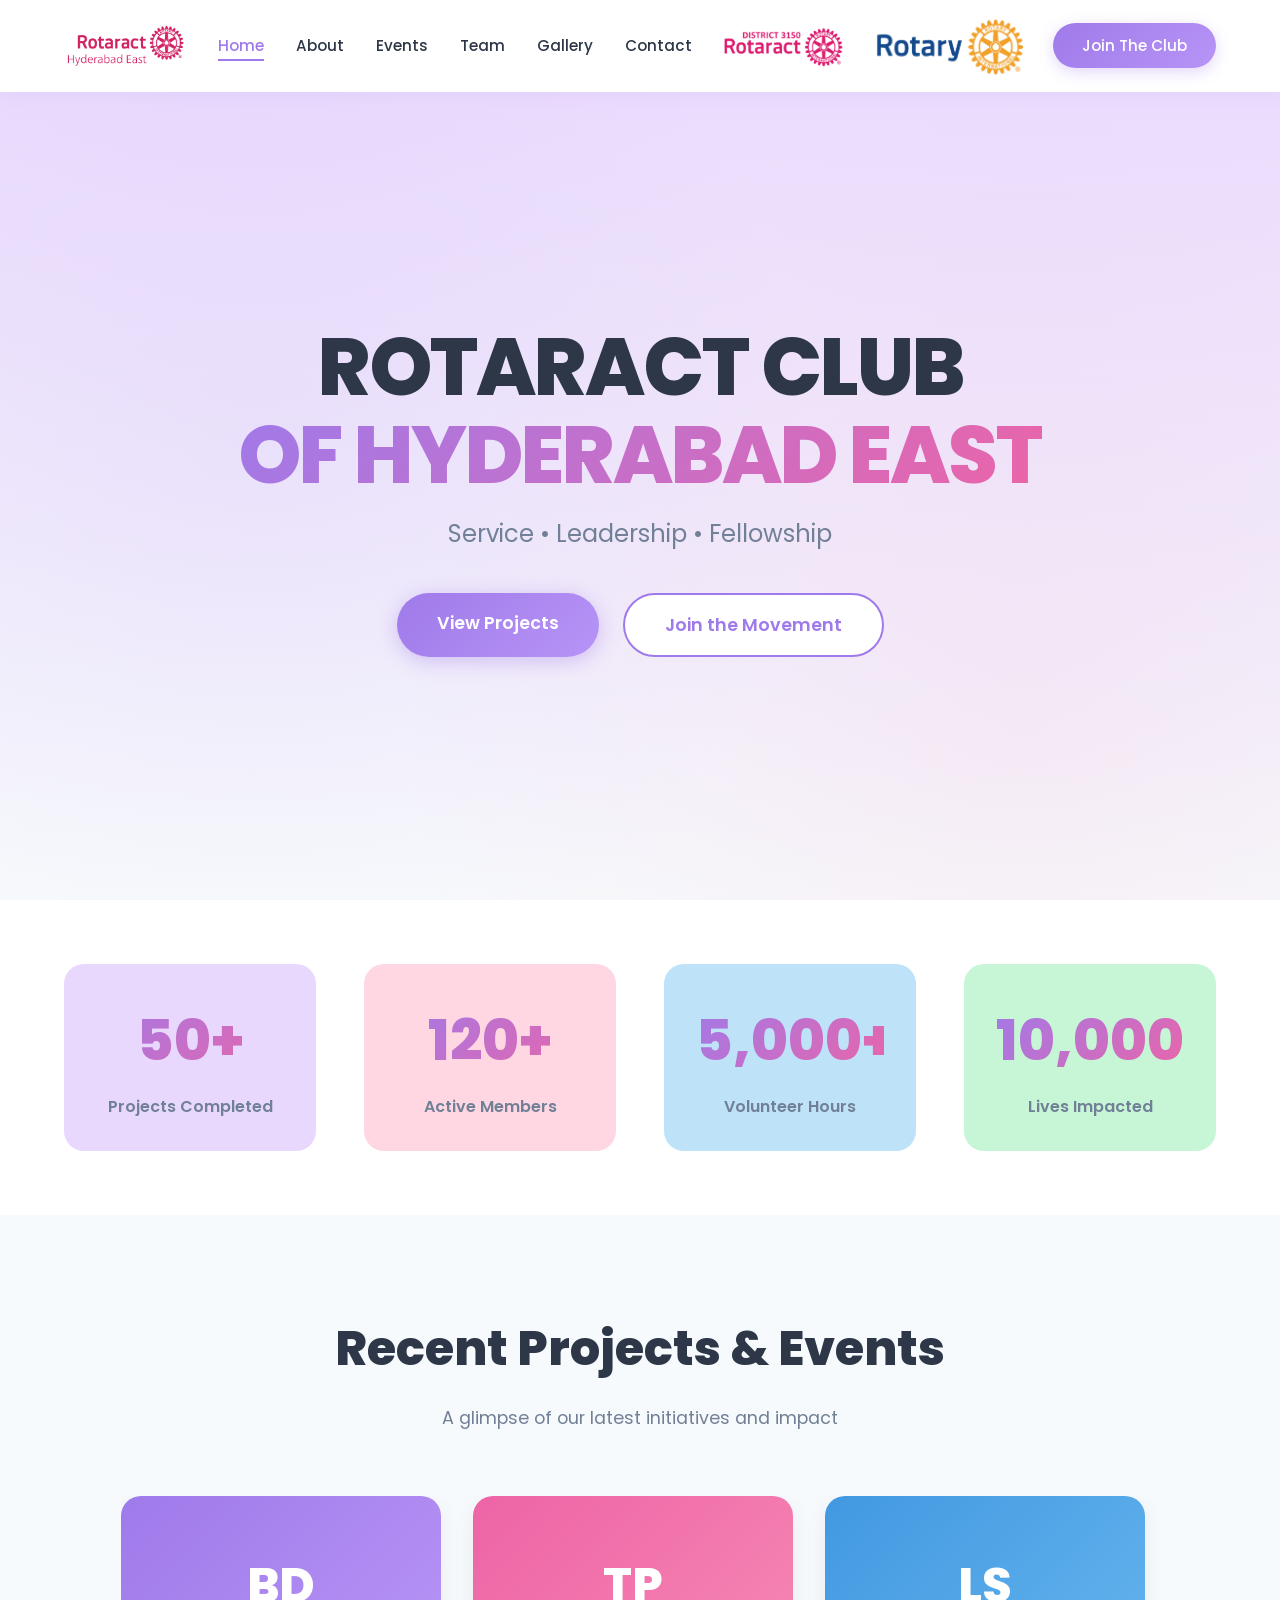
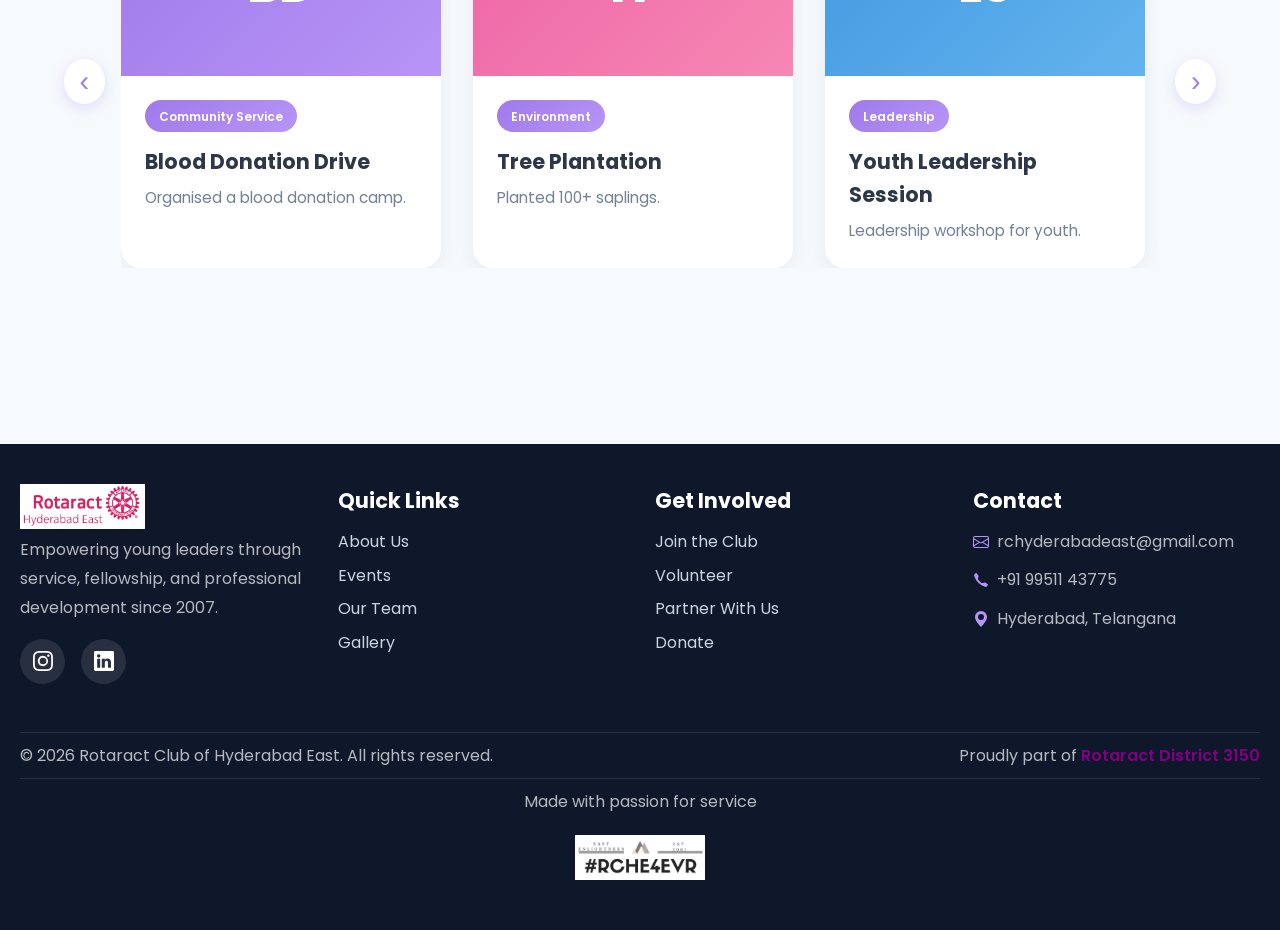
<file: index.html>
<!DOCTYPE html>
<html lang="en">
<head>
    <meta charset="UTF-8">
    <meta name="viewport" content="width=device-width, initial-scale=1.0">
    <title>Rotaract Club of Hyderabad East | Service • Leadership • Fellowship</title>
    <link rel="preconnect" href="https://fonts.googleapis.com">
    <link rel="preconnect" href="https://fonts.gstatic.com" crossorigin>
    <link href="https://fonts.googleapis.com/css2?family=Poppins:wght@300;400;500;600;700;800;900&display=swap" rel="stylesheet">
    <link rel="stylesheet" href="styles.css">
    <style>
        /* Homepage specific styles */
        .hero {
            min-height: 100vh;
            display: flex;
            align-items: center;
            justify-content: center;
            background: linear-gradient(180deg, var(--light-purple) 0%, var(--light-bg) 100%);
            padding-top: 80px;
            position: relative;
            overflow: hidden;
        }

        .hero::before {
            content: '';
            position: absolute;
            top: 0;
            left: 0;
            right: 0;
            bottom: 0;
            background: 
                radial-gradient(circle at 20% 50%, rgba(159, 122, 234, 0.08) 0%, transparent 50%),
                radial-gradient(circle at 80% 80%, rgba(237, 100, 166, 0.08) 0%, transparent 50%);
        }

        .hero-content {
            text-align: center;
            z-index: 2;
            max-width: 1200px;
            padding: 0 2rem;
        }

        .hero h1 {
            font-size: clamp(2.5rem, 7vw, 5rem);
            font-weight: 800;
            margin-bottom: 1rem;
            letter-spacing: -2px;
            line-height: 1.1;
        }

        .hero h1 span {
            background: linear-gradient(135deg, var(--primary-purple), var(--pink-accent));
            -webkit-background-clip: text;
            -webkit-text-fill-color: transparent;
        }

        .hero-subtitle {
            font-size: clamp(1.1rem, 2.5vw, 1.5rem);
            color: var(--text-secondary);
            margin-bottom: 2.5rem;
            font-weight: 400;
        }

        .hero-buttons {
            display: flex;
            gap: 1.5rem;
            justify-content: center;
            flex-wrap: wrap;
        }

        .hero-btn {
            padding: 1rem 2.5rem;
            font-size: 1.1rem;
            font-weight: 600;
            border-radius: 50px;
            text-decoration: none;
            transition: all 0.3s ease;
        }

        .hero-btn-primary {
            background: linear-gradient(135deg, var(--primary-purple), var(--secondary-purple));
            color: white;
            box-shadow: 0 4px 20px rgba(159, 122, 234, 0.4);
        }

        .hero-btn-primary:hover {
            transform: translateY(-3px);
            box-shadow: 0 8px 30px rgba(159, 122, 234, 0.5);
        }

        .hero-btn-secondary {
            background: white;
            color: var(--primary-purple);
            border: 2px solid var(--primary-purple);
        }

        .hero-btn-secondary:hover {
            background: var(--light-purple);
            transform: translateY(-3px);
        }

        /* Stats Section */
        .stats-section {
            background: white;
            padding: 4rem 5%;
        }

        .stats-container {
            display: grid;
            grid-template-columns: repeat(auto-fit, minmax(200px, 1fr));
            gap: 3rem;
            max-width: 1400px;
            margin: 0 auto;
        }

        .stat-item {
            text-align: center;
            padding: 2rem;
            background: var(--light-purple);
            border-radius: 20px;
            transition: all 0.3s ease;
        }

        .stat-item:nth-child(2) { background: #FED7E2; }
        .stat-item:nth-child(3) { background: #BEE3F8; }
        .stat-item:nth-child(4) { background: #C6F6D5; }

        .stat-item:hover {
            transform: translateY(-5px);
            box-shadow: 0 8px 30px rgba(0, 0, 0, 0.1);
        }

        .stat-number {
            font-size: 3.5rem;
            font-weight: 800;
            background: linear-gradient(135deg, var(--primary-purple), var(--pink-accent));
            -webkit-background-clip: text;
            -webkit-text-fill-color: transparent;
            margin-bottom: 0.5rem;
        }

        .stat-label {
            font-size: 1rem;
            color: var(--text-secondary);
            font-weight: 600;
        }

        /* Section Styles */
        .section {
            padding: 6rem 5%;
        }

        .section-title {
            font-size: clamp(2rem, 5vw, 3rem);
            font-weight: 800;
            margin-bottom: 1rem;
            text-align: center;
        }

        .section-subtitle {
            text-align: center;
            color: var(--text-secondary);
            font-size: 1.1rem;
            margin-bottom: 4rem;
            max-width: 700px;
            margin-left: auto;
            margin-right: auto;
        }

        
    </style>
   <script>
  const track = document.querySelector(".carousel-track");
  const nextBtn = document.querySelector(".carousel-btn.next");
  const prevBtn = document.querySelector(".carousel-btn.prev");

  let offset = 0;

  nextBtn.addEventListener("click", () => {
    offset -= 320;
    track.style.transform = `translateX(${offset}px)`;
    track.style.animationPlayState = "paused"; // stop auto scroll when user interacts
  });

  prevBtn.addEventListener("click", () => {
    offset += 320;
    track.style.transform = `translateX(${offset}px)`;
    track.style.animationPlayState = "paused";
  });
</script>

</head>

<body>
    <!-- Navbar -->
     <nav class="navbar">
        <div class="nav-container">
            <div class="logo-section">
                <img src="Rotaract Hyderabad East Logo.png" alt="Rotaract Hyderabad East Logo" class="club-logo">
            </div>
            <ul class="nav-links">
                <li><a href="index.html" class="active">Home</a></li>
                <li><a href="about.html">About</a></li>
                <li><a href="events.html">Events</a></li>
                <li><a href="team.html">Team</a></li>
                <li><a href="gallery.html">Gallery</a></li>
                <li><a href="contact.html">Contact</a></li>
            </ul>
            <img src="District 3150 Logo.png" alt="Rotaract District 3150 Logo" class="club-logo">
            <img src="Rotary Logo.png" alt="Rotary Logo" class="club-logo" style="height: 60px;">
            <!----C:/Users/sonik/Downloads/files (2)/Rotary Logo.png--->
            <ul class="nav-links"> 
                <li><a href="https://docs.google.com/forms/d/e/1FAIpQLSeJU6e7tgw97S5mSkZkR2-9IyYKRAs1qU9m6-kW6QkzhjderA/viewform" class="cta-button">Join The Club</a></li>
            </ul>
            <div class="mobile-menu-btn">
                <span></span>
                <span></span>
                <span></span>
            </div>
        </div>
    </nav>


    <!-- Hero Section -->
    <section class="hero">
        <div class="hero-content">
            <h1>ROTARACT CLUB<br><span>OF HYDERABAD EAST</span></h1>
            <p class="hero-subtitle">Service • Leadership • Fellowship</p>
            <div class="hero-buttons">
                <a href="#recent-events" class="hero-btn hero-btn-primary">View Projects</a>
                <a href="https://docs.google.com/forms/d/e/1FAIpQLSeJU6e7tgw97S5mSkZkR2-9IyYKRAs1qU9m6-kW6QkzhjderA/viewform" target="_blank" class="hero-btn hero-btn-secondary">Join the Movement</a>
            </div>
        </div>
    </section>

    <!-- Stats Section -->
    <section class="stats-section">
        <div class="stats-container">
            <div class="stat-item">
                <div class="stat-number">50+</div>
                <div class="stat-label">Projects Completed</div>
            </div>
            <div class="stat-item">
                <div class="stat-number">120+</div>
                <div class="stat-label">Active Members</div>
            </div>
            <div class="stat-item">
                <div class="stat-number">5,000+</div>
                <div class="stat-label">Volunteer Hours</div>
            </div>
            <div class="stat-item">
                <div class="stat-number">10,000+</div>
                <div class="stat-label">Lives Impacted</div>
            </div>
        </div>
    </section>

   <!-- Recent Events Section -->
<section id="recent-events" class="section recent-events">
  <h2 class="section-title">Recent Projects & Events</h2>
  <p class="section-subtitle">A glimpse of our latest initiatives and impact</p>

  <div class="events-carousel">
    <button class="carousel-btn prev">‹</button>

    <div class="carousel-track-container">
      <div class="carousel-track">
        <!-- Duplicate cards for smooth infinite scroll -->
        <div class="carousel-card">
          <div class="carousel-image purple">BD</div>
          <div class="carousel-content">
            <span class="carousel-badge">Community Service</span>
            <h3>Blood Donation Drive</h3>
            <p>Organised a blood donation camp.</p>
          </div>
        </div>

        <div class="carousel-card">
          <div class="carousel-image pink">TP</div>
          <div class="carousel-content">
            <span class="carousel-badge">Environment</span>
            <h3>Tree Plantation</h3>
            <p>Planted 100+ saplings.</p>
          </div>
        </div>

        <div class="carousel-card">
          <div class="carousel-image blue">LS</div>
          <div class="carousel-content">
            <span class="carousel-badge">Leadership</span>
            <h3>Youth Leadership Session</h3>
            <p>Leadership workshop for youth.</p>
          </div>
        </div>

        <div class="carousel-card">
          <div class="carousel-image blue">LS</div>
          <div class="carousel-content">
            <span class="carousel-badge">Leadership</span>
            <h3>Youth Leadership Session</h3>
            <p>Leadership workshop for youth.</p>
          </div>
        </div>

         <div class="carousel-card">
          <div class="carousel-image blue">LS</div>
          <div class="carousel-content">
            <span class="carousel-badge">Leadership</span>
            <h3>Youth Leadership Session</h3>
            <p>Leadership workshop for youth.</p>
          </div>
        </div>

        <div class="carousel-card">
          <div class="carousel-image green">FD</div>
          <div class="carousel-content">
            <span class="carousel-badge">Fellowship</span>
            <h3>Fellowship Dinner</h3>
            <p>Bonding and networking.</p>
          </div>
        </div>
      </div>
    </div>

    <button class="carousel-btn next">›</button>
  </div>
</section>


   <!--FOOTER-->
    <footer class="footer">
        <div class="footer-content">
            <div class="footer-section">
               <img src="Rotaract Hyderabad East Logo.png" alt="Rotaract Hyderabad East Logo" class="club-logo">
                <p>Empowering young leaders through service, fellowship, and professional development since 2007.</p>
                <div class="footer-social">
                    <a href="https://www.instagram.com/rchyderabadeast?igsh=N3g0cjNuenhkMWNv" target="_blank" aria-label="Instagram">
                        <svg xmlns="http://www.w3.org/2000/svg" width="20" height="20" fill="currentColor" viewBox="0 0 16 16"><path d="M8 0C5.829 0 5.556.01 4.703.048 3.85.088 3.269.222 2.76.42a3.917 3.917 0 0 0-1.417.923A3.927 3.927 0 0 0 .42 2.76C.222 3.268.087 3.85.048 4.7.01 5.555 0 5.827 0 8.001c0 2.172.01 2.444.048 3.297.04.852.174 1.433.372 1.942.205.526.478.972.923 1.417.444.445.89.719 1.416.923.51.198 1.09.333 1.942.372C5.555 15.99 5.827 16 8 16s2.444-.01 3.298-.048c.851-.04 1.434-.174 1.943-.372a3.916 3.916 0 0 0 1.416-.923c.445-.445.718-.891.923-1.417.197-.509.332-1.09.372-1.942C15.99 10.445 16 10.173 16 8s-.01-2.445-.048-3.299c-.04-.851-.175-1.433-.372-1.941a3.926 3.926 0 0 0-.923-1.417A3.911 3.911 0 0 0 13.24.42c-.51-.198-1.092-.333-1.943-.372C10.443.01 10.172 0 7.998 0h.003zm-.717 1.442h.718c2.136 0 2.389.007 3.232.046.78.035 1.204.166 1.486.275.373.145.64.319.92.599.28.28.453.546.598.92.11.281.24.705.275 1.485.039.843.047 1.096.047 3.231s-.008 2.389-.047 3.232c-.035.78-.166 1.203-.275 1.485a2.47 2.47 0 0 1-.599.919c-.28.28-.546.453-.92.598-.28.11-.704.24-1.485.276-.843.038-1.096.047-3.232.047s-2.39-.009-3.233-.047c-.78-.036-1.203-.166-1.485-.276a2.478 2.478 0 0 1-.92-.598 2.48 2.48 0 0 1-.6-.92c-.109-.281-.24-.705-.275-1.485-.038-.843-.046-1.096-.046-3.233 0-2.136.008-2.388.046-3.231.036-.78.166-1.204.276-1.486.145-.373.319-.64.599-.92.28-.28.546-.453.92-.598.282-.11.705-.24 1.485-.276.738-.034 1.024-.044 2.515-.045v.002zm4.988 1.328a.96.96 0 1 0 0 1.92.96.96 0 0 0 0-1.92zm-4.27 1.122a4.109 4.109 0 1 0 0 8.217 4.109 4.109 0 0 0 0-8.217zm0 1.441a2.667 2.667 0 1 1 0 5.334 2.667 2.667 0 0 1 0-5.334z"/></svg>
                    </a>
                    <a href="https://www.linkedin.com/company/rotaract-club-of-hyderabad-east/" target="_blank" aria-label="LinkedIn">
                        <svg xmlns="http://www.w3.org/2000/svg" width="20" height="20" fill="currentColor" viewBox="0 0 16 16"><path d="M0 1.146C0 .513.526 0 1.175 0h13.65C15.474 0 16 .513 16 1.146v13.708c0 .633-.526 1.146-1.175 1.146H1.175C.526 16 0 15.487 0 14.854V1.146zm4.943 12.248V6.169H2.542v7.225h2.401zm-1.2-8.212c.837 0 1.358-.554 1.358-1.248-.015-.709-.52-1.248-1.342-1.248-.822 0-1.359.54-1.359 1.248 0 .694.521 1.248 1.327 1.248h.016zm4.908 8.212V9.359c0-.216.016-.432.08-.586.173-.431.568-.878 1.232-.878.869 0 1.216.662 1.216 1.634v3.865h2.401V9.25c0-2.22-1.184-3.252-2.764-3.252-1.274 0-1.845.7-2.165 1.193v.025h-.016a5.54 5.54 0 0 1 .016-.025V6.169h-2.4c.03.678 0 7.225 0 7.225h2.4z"/></svg>
                    </a>
                </div>
            </div>
            <div class="footer-section">
                <h3>Quick Links</h3>
                <ul class="footer-links">
                    <li><a href="about.html">About Us</a></li>
                    <li><a href="events.html">Events</a></li>
                    <li><a href="team.html">Our Team</a></li>
                    <li><a href="gallery.html">Gallery</a></li>
                </ul>
            </div>
            <div class="footer-section">
                <h3>Get Involved</h3>
                <ul class="footer-links">
                    <li><a href="https://docs.google.com/forms/d/e/1FAIpQLSeJU6e7tgw97S5mSkZkR2-9IyYKRAs1qU9m6-kW6QkzhjderA/viewform" target="_blank">Join the Club</a></li>
                    <li><a href="#">Volunteer</a></li>
                    <li><a href="contact.html">Partner With Us</a></li>
                    <li><a href="#">Donate</a></li>
                </ul>
            </div>
            <div class="footer-section">
                <h3>Contact</h3>
                <div style="display: flex; align-items: center; gap: 0.5rem; margin-bottom: 0.8rem;">
                    <svg xmlns="http://www.w3.org/2000/svg" width="16" height="16" fill="currentColor" viewBox="0 0 16 16" style="color: var(--secondary-purple);">
                        <path d="M0 4a2 2 0 0 1 2-2h12a2 2 0 0 1 2 2v8a2 2 0 0 1-2 2H2a2 2 0 0 1-2-2V4Zm2-1a1 1 0 0 0-1 1v.217l7 4.2 7-4.2V4a1 1 0 0 0-1-1H2Zm13 2.383-4.708 2.825L15 11.105V5.383Zm-.034 6.876-5.64-3.471L8 9.583l-1.326-.795-5.64 3.47A1 1 0 0 0 2 13h12a1 1 0 0 0 .966-.741ZM1 11.105l4.708-2.897L1 5.383v5.722Z"/>
                    </svg>
                    <span style="color: rgba(255, 255, 255, 0.7);">rchyderabadeast@gmail.com</span>
                </div>
                <div style="display: flex; align-items: center; gap: 0.5rem; margin-bottom: 0.8rem;">
                    <svg xmlns="http://www.w3.org/2000/svg" width="16" height="16" fill="currentColor" viewBox="0 0 16 16" style="color: var(--secondary-purple);">
                        <path d="M3.654 1.328a.678.678 0 0 0-1.015-.063L1.605 2.3c-.483.484-.661 1.169-.45 1.77a17.568 17.568 0 0 0 4.168 6.608 17.569 17.569 0 0 0 6.608 4.168c.601.211 1.286.033 1.77-.45l1.034-1.034a.678.678 0 0 0-.063-1.015l-2.307-1.794a.678.678 0 0 0-.58-.122l-2.19.547a1.745 1.745 0 0 1-1.657-.459L5.482 8.062a1.745 1.745 0 0 1-.46-1.657l.548-2.19a.678.678 0 0 0-.122-.58L3.654 1.328z"/>
                    </svg>
                    <span style="color: rgba(255, 255, 255, 0.7);">+91 99511 43775</span>
                </div>
                <div style="display: flex; align-items: center; gap: 0.5rem;">
                    <svg xmlns="http://www.w3.org/2000/svg" width="16" height="16" fill="currentColor" viewBox="0 0 16 16" style="color: var(--secondary-purple);">
                        <path d="M8 16s6-5.686 6-10A6 6 0 0 0 2 6c0 4.314 6 10 6 10zm0-7a3 3 0 1 1 0-6 3 3 0 0 1 0 6z"/>
                    </svg>
                    <span style="color: rgba(255, 255, 255, 0.7);">Hyderabad, Telangana</span>
                </div>
            </div>
        </div>
        
        <div class="footer-bottom">
            <p class="left-text">&copy; 2026 Rotaract Club of Hyderabad East. All rights reserved.</p>
            <p class="right-text"> Proudly part of <span class="district">Rotaract District 3150</span></p>
        </div>

        <div class="footer-end">
            <p>Made with passion for service</p>
            <p></p>
            <img src="RCHE4EVER.png" alt="RCHE4EVER Logo" class="club-logo">
        </div>
    </footer>

    <script>
        // Mobile menu toggle
        const mobileMenuBtn = document.querySelector('.mobile-menu-btn');
        const navLinks = document.querySelector('.nav-links');
        
        mobileMenuBtn.addEventListener('click', () => {
            navLinks.classList.toggle('active');
        });

        // Close mobile menu when clicking outside
        document.addEventListener('click', (e) => {
            if (!e.target.closest('.navbar')) {
                navLinks.classList.remove('active');
            }
        });

        // Smooth scroll for anchor links
        document.querySelectorAll('a[href^="#"]').forEach(anchor => {
            anchor.addEventListener('click', function (e) {
                e.preventDefault();
                const target = document.querySelector(this.getAttribute('href'));
                if (target) {
                    target.scrollIntoView({
                        behavior: 'smooth',
                        block: 'start'
                    });
                    navLinks.classList.remove('active');
                }
            });
        });
    </script>
</body>
</html>
</file>
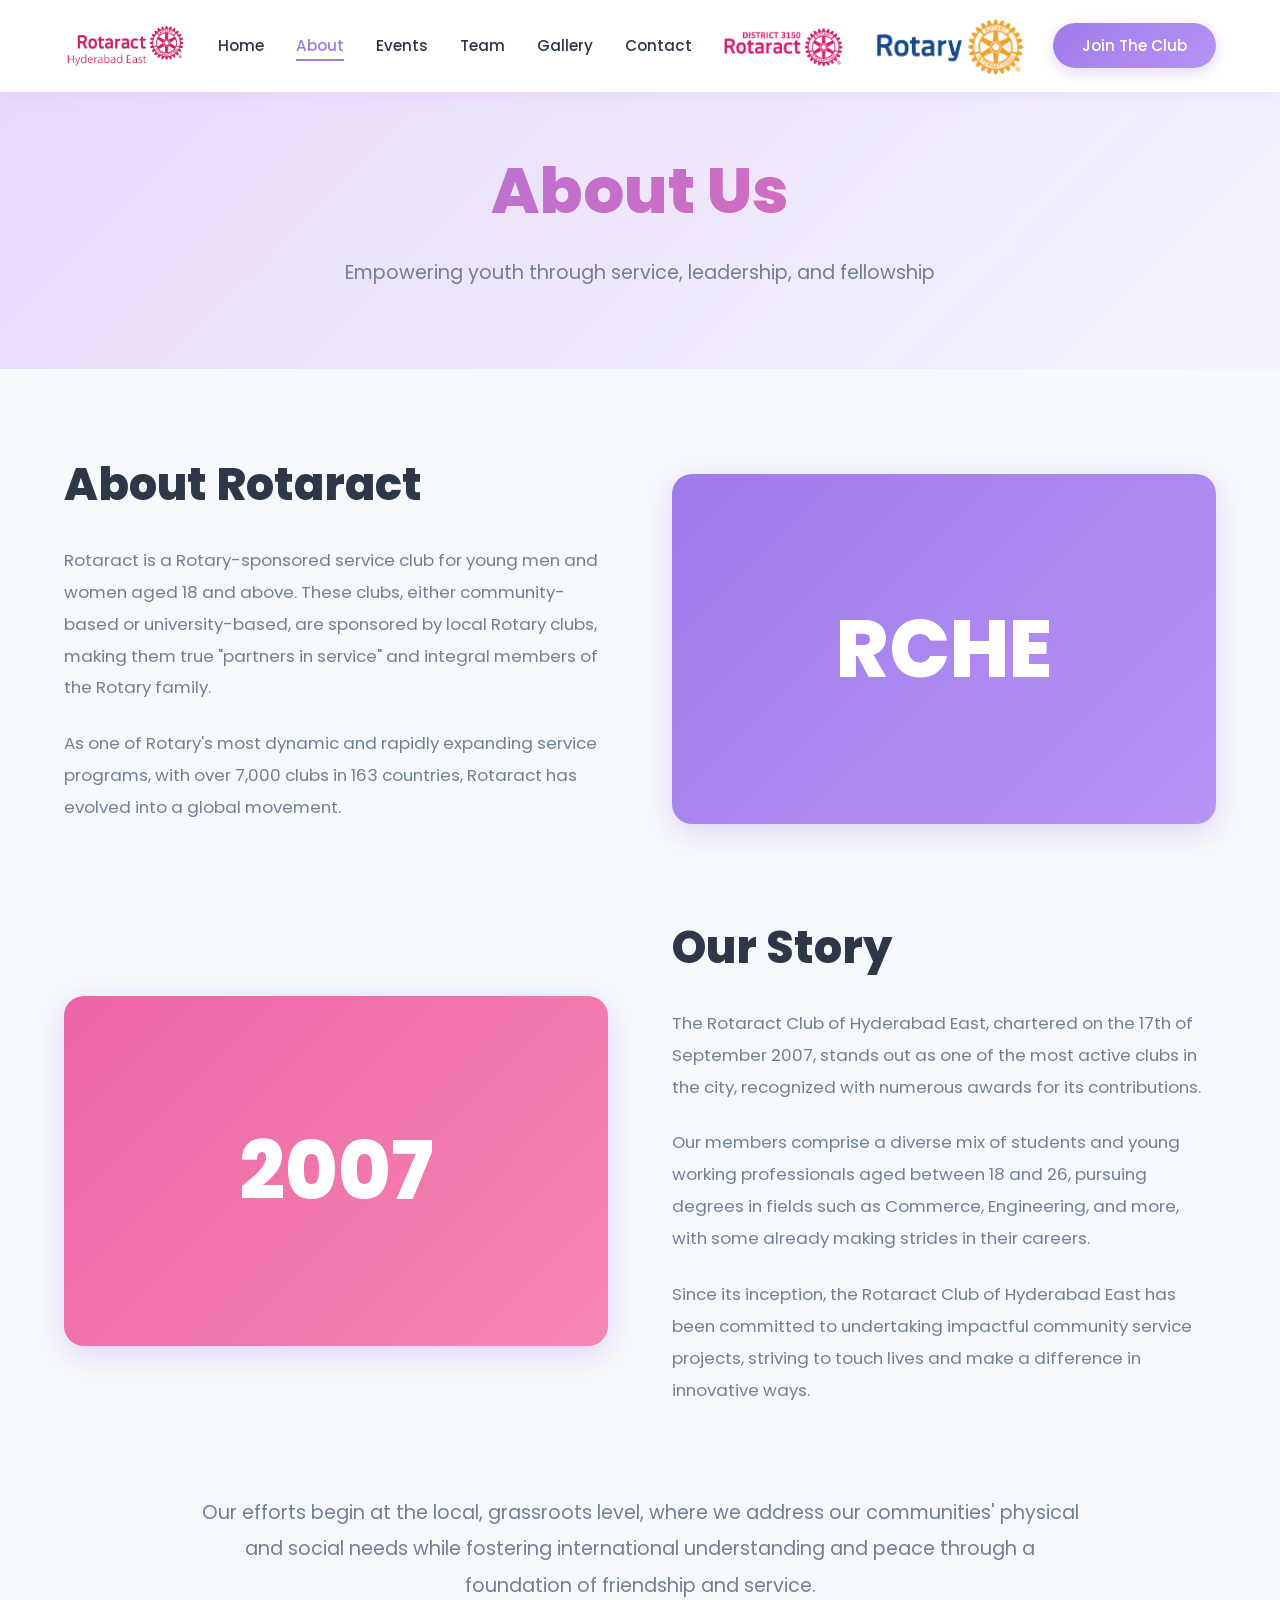
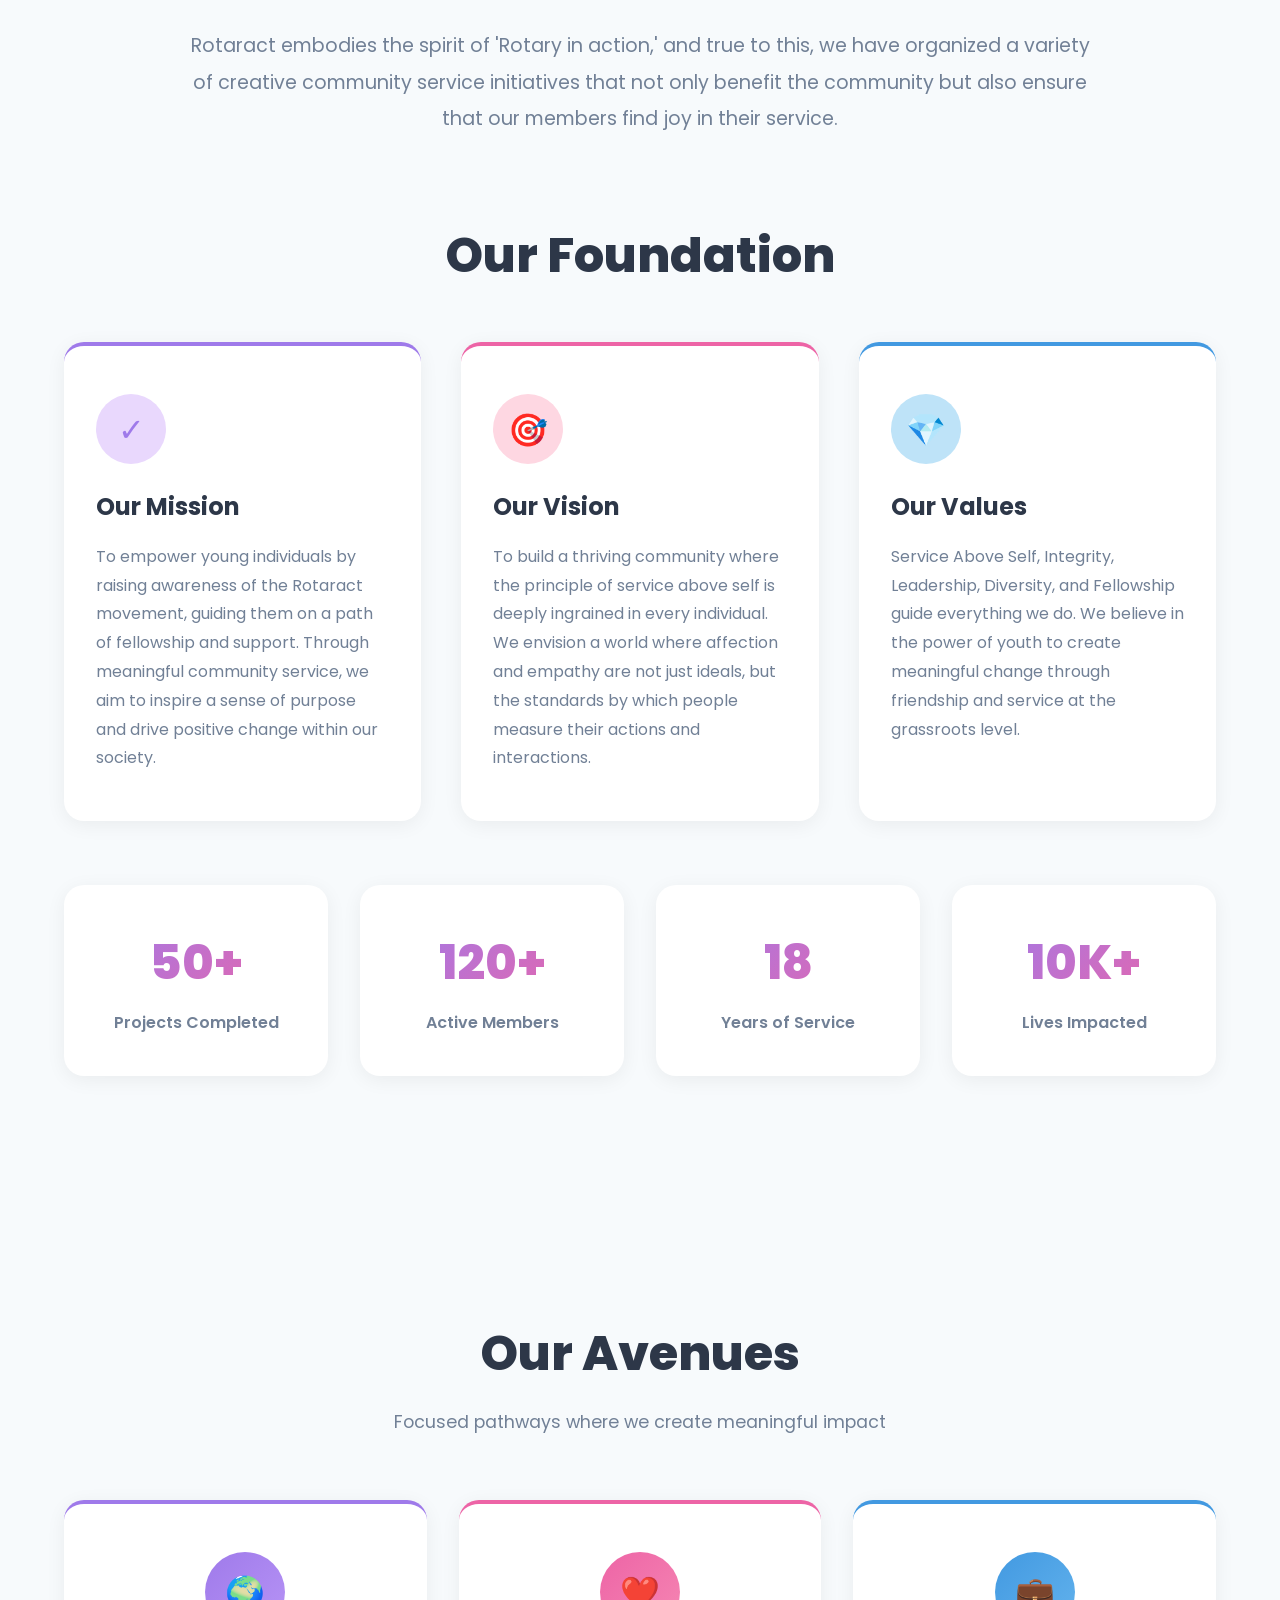
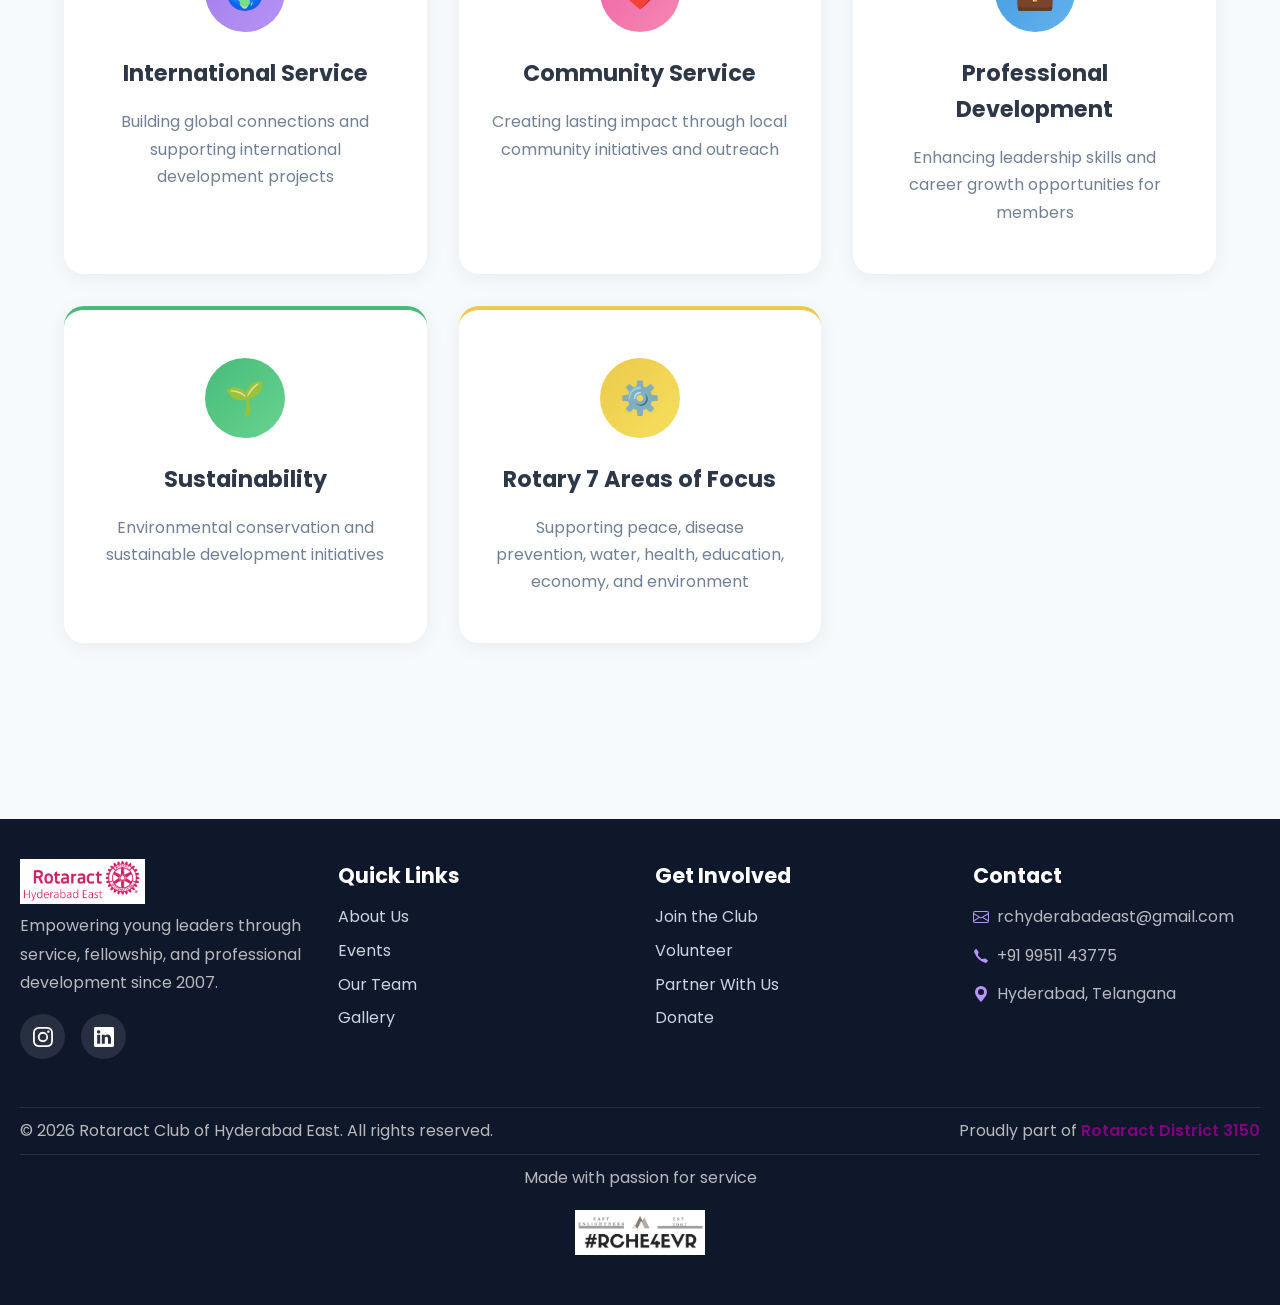
<file: about.html>
<!DOCTYPE html>
<html lang="en">
<head>
    <meta charset="UTF-8">
    <meta name="viewport" content="width=device-width, initial-scale=1.0">
    <title>About Us | Rotaract Club of Hyderabad East</title>
    <link href="https://fonts.googleapis.com/css2?family=Poppins:wght@300;400;500;600;700;800;900&display=swap" rel="stylesheet">
    <link rel="stylesheet" href="styles.css">
    <style>
        .content-section {
            max-width: 1400px;
            margin: 0 auto;
            padding: 5rem 5%;
        }

        .two-column {
            display: grid;
            grid-template-columns: 1fr 1fr;
            gap: 4rem;
            align-items: center;
            margin-bottom: 4rem;
        }

        .content-text h2 {
            font-size: clamp(2rem, 4vw, 2.8rem);
            margin-bottom: 1.5rem;
            font-weight: 800;
        }

        .content-text p {
            color: var(--text-secondary);
            line-height: 1.9;
            margin-bottom: 1.5rem;
            font-size: 1.05rem;
        }

        .content-image {
            height: 350px;
            border-radius: 20px;
            background: linear-gradient(135deg, var(--primary-purple), var(--secondary-purple));
            display: flex;
            align-items: center;
            justify-content: center;
            color: white;
            font-size: 5rem;
            font-weight: 800;
            box-shadow: 0 8px 30px rgba(159, 122, 234, 0.3);
        }

        .values-grid {
            display: grid;
            grid-template-columns: repeat(auto-fit, minmax(300px, 1fr));
            gap: 2.5rem;
            margin-top: 3rem;
        }

        .value-card {
            background: white;
            padding: 3rem 2rem;
            border-radius: 20px;
            box-shadow: 0 4px 20px rgba(0, 0, 0, 0.06);
            transition: all 0.3s ease;
            border-top: 4px solid var(--primary-purple);
        }

        .value-card:nth-child(2) { border-top-color: var(--pink-accent); }
        .value-card:nth-child(3) { border-top-color: var(--blue-accent); }

        .value-card:hover {
            transform: translateY(-10px);
            box-shadow: 0 12px 40px rgba(159, 122, 234, 0.15);
        }

        .value-icon {
            width: 70px;
            height: 70px;
            border-radius: 50%;
            background: var(--light-purple);
            display: flex;
            align-items: center;
            justify-content: center;
            margin-bottom: 1.5rem;
            color: var(--primary-purple);
            font-size: 2rem;
        }

        .value-card:nth-child(2) .value-icon {
            background: #FED7E2;
            color: var(--pink-accent);
        }

        .value-card:nth-child(3) .value-icon {
            background: #BEE3F8;
            color: var(--blue-accent);
        }

        .value-card h3 {
            font-size: 1.5rem;
            margin-bottom: 1rem;
            font-weight: 700;
        }

        .value-card p {
            color: var(--text-secondary);
            line-height: 1.8;
        }

        .stats-grid {
            display: grid;
            grid-template-columns: repeat(auto-fit, minmax(200px, 1fr));
            gap: 2rem;
            margin: 4rem 0;
        }

        .stat-box {
            text-align: center;
            padding: 2.5rem 1.5rem;
            background: white;
            border-radius: 20px;
            box-shadow: 0 4px 20px rgba(0, 0, 0, 0.06);
        }

        .stat-number {
            font-size: 3rem;
            font-weight: 800;
            background: linear-gradient(135deg, var(--primary-purple), var(--pink-accent));
            -webkit-background-clip: text;
            -webkit-text-fill-color: transparent;
            margin-bottom: 0.5rem;
        }

        .stat-label {
            color: var(--text-secondary);
            font-weight: 600;
        }

        @media (max-width: 968px) {
            .two-column {
                grid-template-columns: 1fr;
                gap: 2rem;
            }

            .values-grid {
                grid-template-columns: 1fr;
            }

            .stats-grid {
                grid-template-columns: repeat(2, 1fr);
            }
        }
        /* Section Styles */
        .section {
            padding: 6rem 5%;
        }

        .section-title {
            font-size: clamp(2rem, 5vw, 3rem);
            font-weight: 800;
            margin-bottom: 1rem;
            text-align: center;
        }

        .section-subtitle {
            text-align: center;
            color: var(--text-secondary);
            font-size: 1.1rem;
            margin-bottom: 4rem;
            max-width: 700px;
            margin-left: auto;
            margin-right: auto;
        }

        /* Programme Cards */
        .programmes-grid {
            display: grid;
            grid-template-columns: repeat(auto-fit, minmax(280px, 1fr));
            gap: 2rem;
            max-width: 1400px;
            margin: 0 auto;
        }

        .programme-card {
            background: white;
            border-radius: 20px;
            padding: 3rem 2rem;
            text-align: center;
            box-shadow: 0 4px 20px rgba(0, 0, 0, 0.06);
            transition: all 0.3s ease;
            border-top: 4px solid transparent;
        }

        .programme-card:hover {
            transform: translateY(-10px);
            box-shadow: 0 12px 40px rgba(159, 122, 234, 0.15);
        }

        .programme-card:nth-child(1) { border-top-color: var(--primary-purple); }
        .programme-card:nth-child(2) { border-top-color: var(--pink-accent); }
        .programme-card:nth-child(3) { border-top-color: var(--blue-accent); }
        .programme-card:nth-child(4) { border-top-color: var(--green-accent); }
        .programme-card:nth-child(5) { border-top-color: var(--yellow-accent); }

        .programme-icon {
            width: 80px;
            height: 80px;
            margin: 0 auto 1.5rem;
            border-radius: 50%;
            background: linear-gradient(135deg, var(--primary-purple), var(--secondary-purple));
            display: flex;
            align-items: center;
            justify-content: center;
            color: white;
            font-size: 2rem;
        }

        .programme-card:nth-child(2) .programme-icon {
            background: linear-gradient(135deg, var(--pink-accent), #F687B3);
        }

        .programme-card:nth-child(3) .programme-icon {
            background: linear-gradient(135deg, var(--blue-accent), #63B3ED);
        }

        .programme-card:nth-child(4) .programme-icon {
            background: linear-gradient(135deg, var(--green-accent), #68D391);
        }

        .programme-card:nth-child(5) .programme-icon {
            background: linear-gradient(135deg, var(--yellow-accent), #F6E05E);
        }

        .programme-card h3 {
            font-size: 1.4rem;
            margin-bottom: 1rem;
            font-weight: 700;
        }

        .programme-card p {
            color: var(--text-secondary);
            line-height: 1.7;
        }

        @media (max-width: 768px) {
            .programmes-grid {
                grid-template-columns: 1fr;
            }

            .stats-container {
                grid-template-columns: repeat(2, 1fr);
            }
        }
    </style>
</head>
<body>
    <!-- Navbar -->
     <nav class="navbar">
        <div class="nav-container">
            <div class="logo-section">
                <img src="Rotaract Hyderabad East Logo.png" alt="Rotaract Hyderabad East Logo" class="club-logo">
            </div>
            <ul class="nav-links">
                <li><a href="index.html">Home</a></li>
                <li><a href="about.html" class="active">About</a></li>
                <li><a href="events.html">Events</a></li>
                <li><a href="team.html">Team</a></li>
                <li><a href="gallery.html">Gallery</a></li>
                <li><a href="contact.html">Contact</a></li>
            </ul>
            <img src="District 3150 Logo.png" alt="Rotaract District 3150 Logo" class="club-logo">
            <img src="Rotary Logo.png" alt="Rotary Logo" class="club-logo" style="height: 60px;">
            <!----C:/Users/sonik/Downloads/files (2)/Rotary Logo.png--->
            <ul class="nav-links"> 
                <li><a href="https://docs.google.com/forms/d/e/1FAIpQLSeJU6e7tgw97S5mSkZkR2-9IyYKRAs1qU9m6-kW6QkzhjderA/viewform" class="cta-button">Join The Club</a></li>
            </ul>
            <div class="mobile-menu-btn">
                <span></span>
                <span></span>
                <span></span>
            </div>
        </div>
    </nav>
    <!-- Page Hero -->
    <section class="page-hero">
        <h1>About Us</h1>
        <p>Empowering youth through service, leadership, and fellowship</p>
    </section>

    <!-- Main Content -->
    <section class="content-section">
        <div class="two-column">
            <div class="content-text">
                <h2>About Rotaract</h2>
                <p>Rotaract is a Rotary-sponsored service club for young men and women aged 18 and above. These clubs, either community-based or university-based, are sponsored by local Rotary clubs, making them true "partners in service" and integral members of the Rotary family.</p>
                <p>As one of Rotary's most dynamic and rapidly expanding service programs, with over 7,000 clubs in 163 countries, Rotaract has evolved into a global movement.</p>
            </div>
            <div class="content-image">RCHE</div>
        </div>

        <div class="two-column">
            <div class="content-image" style="background: linear-gradient(135deg, var(--pink-accent), #F687B3);">2007</div>
            <div class="content-text">
                <h2>Our Story</h2>
                <p>The Rotaract Club of Hyderabad East, chartered on the 17th of September 2007, stands out as one of the most active clubs in the city, recognized with numerous awards for its contributions.</p>
                <p>Our members comprise a diverse mix of students and young working professionals aged between 18 and 26, pursuing degrees in fields such as Commerce, Engineering, and more, with some already making strides in their careers.</p>
                <p>Since its inception, the Rotaract Club of Hyderabad East has been committed to undertaking impactful community service projects, striving to touch lives and make a difference in innovative ways.</p>
            </div>
        </div>

        <div class="content-text" style="text-align: center; max-width: 900px; margin: 4rem auto;">
            <p style="font-size: 1.2rem; line-height: 1.9;">Our efforts begin at the local, grassroots level, where we address our communities' physical and social needs while fostering international understanding and peace through a foundation of friendship and service.</p>
            <p style="font-size: 1.2rem; line-height: 1.9; margin-top: 1.5rem;">Rotaract embodies the spirit of 'Rotary in action,' and true to this, we have organized a variety of creative community service initiatives that not only benefit the community but also ensure that our members find joy in their service.</p>
        </div>

        <!-- Mission Vision Values -->
        <div style="text-align: center; margin-top: 5rem;">
            <h2 style="font-size: clamp(2rem, 4vw, 3rem); font-weight: 800; margin-bottom: 1rem;">Our Foundation</h2>
        </div>
        <div class="values-grid">
            <div class="value-card">
                <div class="value-icon">✓</div>
                <h3>Our Mission</h3>
                <p>To empower young individuals by raising awareness of the Rotaract movement, guiding them on a path of fellowship and support. Through meaningful community service, we aim to inspire a sense of purpose and drive positive change within our society.</p>
            </div>
            <div class="value-card">
                <div class="value-icon">🎯</div>
                <h3>Our Vision</h3>
                <p>To build a thriving community where the principle of service above self is deeply ingrained in every individual. We envision a world where affection and empathy are not just ideals, but the standards by which people measure their actions and interactions.</p>
            </div>
            <div class="value-card">
                <div class="value-icon">💎</div>
                <h3>Our Values</h3>
                <p>Service Above Self, Integrity, Leadership, Diversity, and Fellowship guide everything we do. We believe in the power of youth to create meaningful change through friendship and service at the grassroots level.</p>
            </div>
        </div>

        <div class="stats-grid">
            <div class="stat-box">
                <div class="stat-number">50+</div>
                <div class="stat-label">Projects Completed</div>
            </div>
            <div class="stat-box">
                <div class="stat-number">120+</div>
                <div class="stat-label">Active Members</div>
            </div>
            <div class="stat-box">
                <div class="stat-number">18</div>
                <div class="stat-label">Years of Service</div>
            </div>
            <div class="stat-box">
                <div class="stat-number">10K+</div>
                <div class="stat-label">Lives Impacted</div>
            </div>
        </div>
    </section>
 <!-- Avenues Section -->
    <section class="section" id="programmes">
        <h2 class="section-title">Our Avenues</h2>
        <p class="section-subtitle">Focused pathways where we create meaningful impact</p>
        <div class="programmes-grid">
            <div class="programme-card">
                <div class="programme-icon">🌍</div>
                <h3>International Service</h3>
                <p>Building global connections and supporting international development projects</p>
            </div>
            <div class="programme-card">
                <div class="programme-icon">❤️</div>
                <h3>Community Service</h3>
                <p>Creating lasting impact through local community initiatives and outreach</p>
            </div>
            <div class="programme-card">
                <div class="programme-icon">💼</div>
                <h3>Professional Development</h3>
                <p>Enhancing leadership skills and career growth opportunities for members</p>
            </div>
            <div class="programme-card">
                <div class="programme-icon">🌱</div>
                <h3>Sustainability</h3>
                <p>Environmental conservation and sustainable development initiatives</p>
            </div>
            <div class="programme-card">
                <div class="programme-icon">⚙️</div>
                <h3>Rotary 7 Areas of Focus</h3>
                <p>Supporting peace, disease prevention, water, health, education, economy, and environment</p>
            </div>
        </div>
    </section>
<!--FOOTER-->
    <footer class="footer">
        <div class="footer-content">
            <div class="footer-section">
               <img src="Rotaract Hyderabad East Logo.png" alt="Rotaract Hyderabad East Logo" class="club-logo">
                <p>Empowering young leaders through service, fellowship, and professional development since 2007.</p>
                <div class="footer-social">
                    <a href="https://www.instagram.com/rchyderabadeast?igsh=N3g0cjNuenhkMWNv" target="_blank" aria-label="Instagram">
                        <svg xmlns="http://www.w3.org/2000/svg" width="20" height="20" fill="currentColor" viewBox="0 0 16 16"><path d="M8 0C5.829 0 5.556.01 4.703.048 3.85.088 3.269.222 2.76.42a3.917 3.917 0 0 0-1.417.923A3.927 3.927 0 0 0 .42 2.76C.222 3.268.087 3.85.048 4.7.01 5.555 0 5.827 0 8.001c0 2.172.01 2.444.048 3.297.04.852.174 1.433.372 1.942.205.526.478.972.923 1.417.444.445.89.719 1.416.923.51.198 1.09.333 1.942.372C5.555 15.99 5.827 16 8 16s2.444-.01 3.298-.048c.851-.04 1.434-.174 1.943-.372a3.916 3.916 0 0 0 1.416-.923c.445-.445.718-.891.923-1.417.197-.509.332-1.09.372-1.942C15.99 10.445 16 10.173 16 8s-.01-2.445-.048-3.299c-.04-.851-.175-1.433-.372-1.941a3.926 3.926 0 0 0-.923-1.417A3.911 3.911 0 0 0 13.24.42c-.51-.198-1.092-.333-1.943-.372C10.443.01 10.172 0 7.998 0h.003zm-.717 1.442h.718c2.136 0 2.389.007 3.232.046.78.035 1.204.166 1.486.275.373.145.64.319.92.599.28.28.453.546.598.92.11.281.24.705.275 1.485.039.843.047 1.096.047 3.231s-.008 2.389-.047 3.232c-.035.78-.166 1.203-.275 1.485a2.47 2.47 0 0 1-.599.919c-.28.28-.546.453-.92.598-.28.11-.704.24-1.485.276-.843.038-1.096.047-3.232.047s-2.39-.009-3.233-.047c-.78-.036-1.203-.166-1.485-.276a2.478 2.478 0 0 1-.92-.598 2.48 2.48 0 0 1-.6-.92c-.109-.281-.24-.705-.275-1.485-.038-.843-.046-1.096-.046-3.233 0-2.136.008-2.388.046-3.231.036-.78.166-1.204.276-1.486.145-.373.319-.64.599-.92.28-.28.546-.453.92-.598.282-.11.705-.24 1.485-.276.738-.034 1.024-.044 2.515-.045v.002zm4.988 1.328a.96.96 0 1 0 0 1.92.96.96 0 0 0 0-1.92zm-4.27 1.122a4.109 4.109 0 1 0 0 8.217 4.109 4.109 0 0 0 0-8.217zm0 1.441a2.667 2.667 0 1 1 0 5.334 2.667 2.667 0 0 1 0-5.334z"/></svg>
                    </a>
                    <a href="https://www.linkedin.com/company/rotaract-club-of-hyderabad-east/" target="_blank" aria-label="LinkedIn">
                        <svg xmlns="http://www.w3.org/2000/svg" width="20" height="20" fill="currentColor" viewBox="0 0 16 16"><path d="M0 1.146C0 .513.526 0 1.175 0h13.65C15.474 0 16 .513 16 1.146v13.708c0 .633-.526 1.146-1.175 1.146H1.175C.526 16 0 15.487 0 14.854V1.146zm4.943 12.248V6.169H2.542v7.225h2.401zm-1.2-8.212c.837 0 1.358-.554 1.358-1.248-.015-.709-.52-1.248-1.342-1.248-.822 0-1.359.54-1.359 1.248 0 .694.521 1.248 1.327 1.248h.016zm4.908 8.212V9.359c0-.216.016-.432.08-.586.173-.431.568-.878 1.232-.878.869 0 1.216.662 1.216 1.634v3.865h2.401V9.25c0-2.22-1.184-3.252-2.764-3.252-1.274 0-1.845.7-2.165 1.193v.025h-.016a5.54 5.54 0 0 1 .016-.025V6.169h-2.4c.03.678 0 7.225 0 7.225h2.4z"/></svg>
                    </a>
                </div>
            </div>
            <div class="footer-section">
                <h3>Quick Links</h3>
                <ul class="footer-links">
                    <li><a href="about.html">About Us</a></li>
                    <li><a href="events.html">Events</a></li>
                    <li><a href="team.html">Our Team</a></li>
                    <li><a href="gallery.html">Gallery</a></li>
                </ul>
            </div>
            <div class="footer-section">
                <h3>Get Involved</h3>
                <ul class="footer-links">
                    <li><a href="https://docs.google.com/forms/d/e/1FAIpQLSeJU6e7tgw97S5mSkZkR2-9IyYKRAs1qU9m6-kW6QkzhjderA/viewform" target="_blank">Join the Club</a></li>
                    <li><a href="#">Volunteer</a></li>
                    <li><a href="contact.html">Partner With Us</a></li>
                    <li><a href="#">Donate</a></li>
                </ul>
            </div>
            <div class="footer-section">
                <h3>Contact</h3>
                <div style="display: flex; align-items: center; gap: 0.5rem; margin-bottom: 0.8rem;">
                    <svg xmlns="http://www.w3.org/2000/svg" width="16" height="16" fill="currentColor" viewBox="0 0 16 16" style="color: var(--secondary-purple);">
                        <path d="M0 4a2 2 0 0 1 2-2h12a2 2 0 0 1 2 2v8a2 2 0 0 1-2 2H2a2 2 0 0 1-2-2V4Zm2-1a1 1 0 0 0-1 1v.217l7 4.2 7-4.2V4a1 1 0 0 0-1-1H2Zm13 2.383-4.708 2.825L15 11.105V5.383Zm-.034 6.876-5.64-3.471L8 9.583l-1.326-.795-5.64 3.47A1 1 0 0 0 2 13h12a1 1 0 0 0 .966-.741ZM1 11.105l4.708-2.897L1 5.383v5.722Z"/>
                    </svg>
                    <span style="color: rgba(255, 255, 255, 0.7);">rchyderabadeast@gmail.com</span>
                </div>
                <div style="display: flex; align-items: center; gap: 0.5rem; margin-bottom: 0.8rem;">
                    <svg xmlns="http://www.w3.org/2000/svg" width="16" height="16" fill="currentColor" viewBox="0 0 16 16" style="color: var(--secondary-purple);">
                        <path d="M3.654 1.328a.678.678 0 0 0-1.015-.063L1.605 2.3c-.483.484-.661 1.169-.45 1.77a17.568 17.568 0 0 0 4.168 6.608 17.569 17.569 0 0 0 6.608 4.168c.601.211 1.286.033 1.77-.45l1.034-1.034a.678.678 0 0 0-.063-1.015l-2.307-1.794a.678.678 0 0 0-.58-.122l-2.19.547a1.745 1.745 0 0 1-1.657-.459L5.482 8.062a1.745 1.745 0 0 1-.46-1.657l.548-2.19a.678.678 0 0 0-.122-.58L3.654 1.328z"/>
                    </svg>
                    <span style="color: rgba(255, 255, 255, 0.7);">+91 99511 43775</span>
                </div>
                <div style="display: flex; align-items: center; gap: 0.5rem;">
                    <svg xmlns="http://www.w3.org/2000/svg" width="16" height="16" fill="currentColor" viewBox="0 0 16 16" style="color: var(--secondary-purple);">
                        <path d="M8 16s6-5.686 6-10A6 6 0 0 0 2 6c0 4.314 6 10 6 10zm0-7a3 3 0 1 1 0-6 3 3 0 0 1 0 6z"/>
                    </svg>
                    <span style="color: rgba(255, 255, 255, 0.7);">Hyderabad, Telangana</span>
                </div>
            </div>
        </div>
        
        <div class="footer-bottom">
            <p class="left-text">&copy; 2026 Rotaract Club of Hyderabad East. All rights reserved.</p>
            <p class="right-text"> Proudly part of <span class="district">Rotaract District 3150</span></p>
        </div>

        <div class="footer-end">
            <p>Made with passion for service</p>
            <p></p>
            <img src="RCHE4EVER.png" alt="RCHE4EVER Logo" class="club-logo">
        </div>
    </footer>

    <!--SCRIPT-->
    <script>
        const mobileMenuBtn = document.querySelector('.mobile-menu-btn');
        const navLinks = document.querySelector('.nav-links');
        mobileMenuBtn.addEventListener('click', () => navLinks.classList.toggle('active'));
        document.addEventListener('click', (e) => {
            if (!e.target.closest('.navbar')) navLinks.classList.remove('active');
        });
    </script>
</body>
</html>
</file>
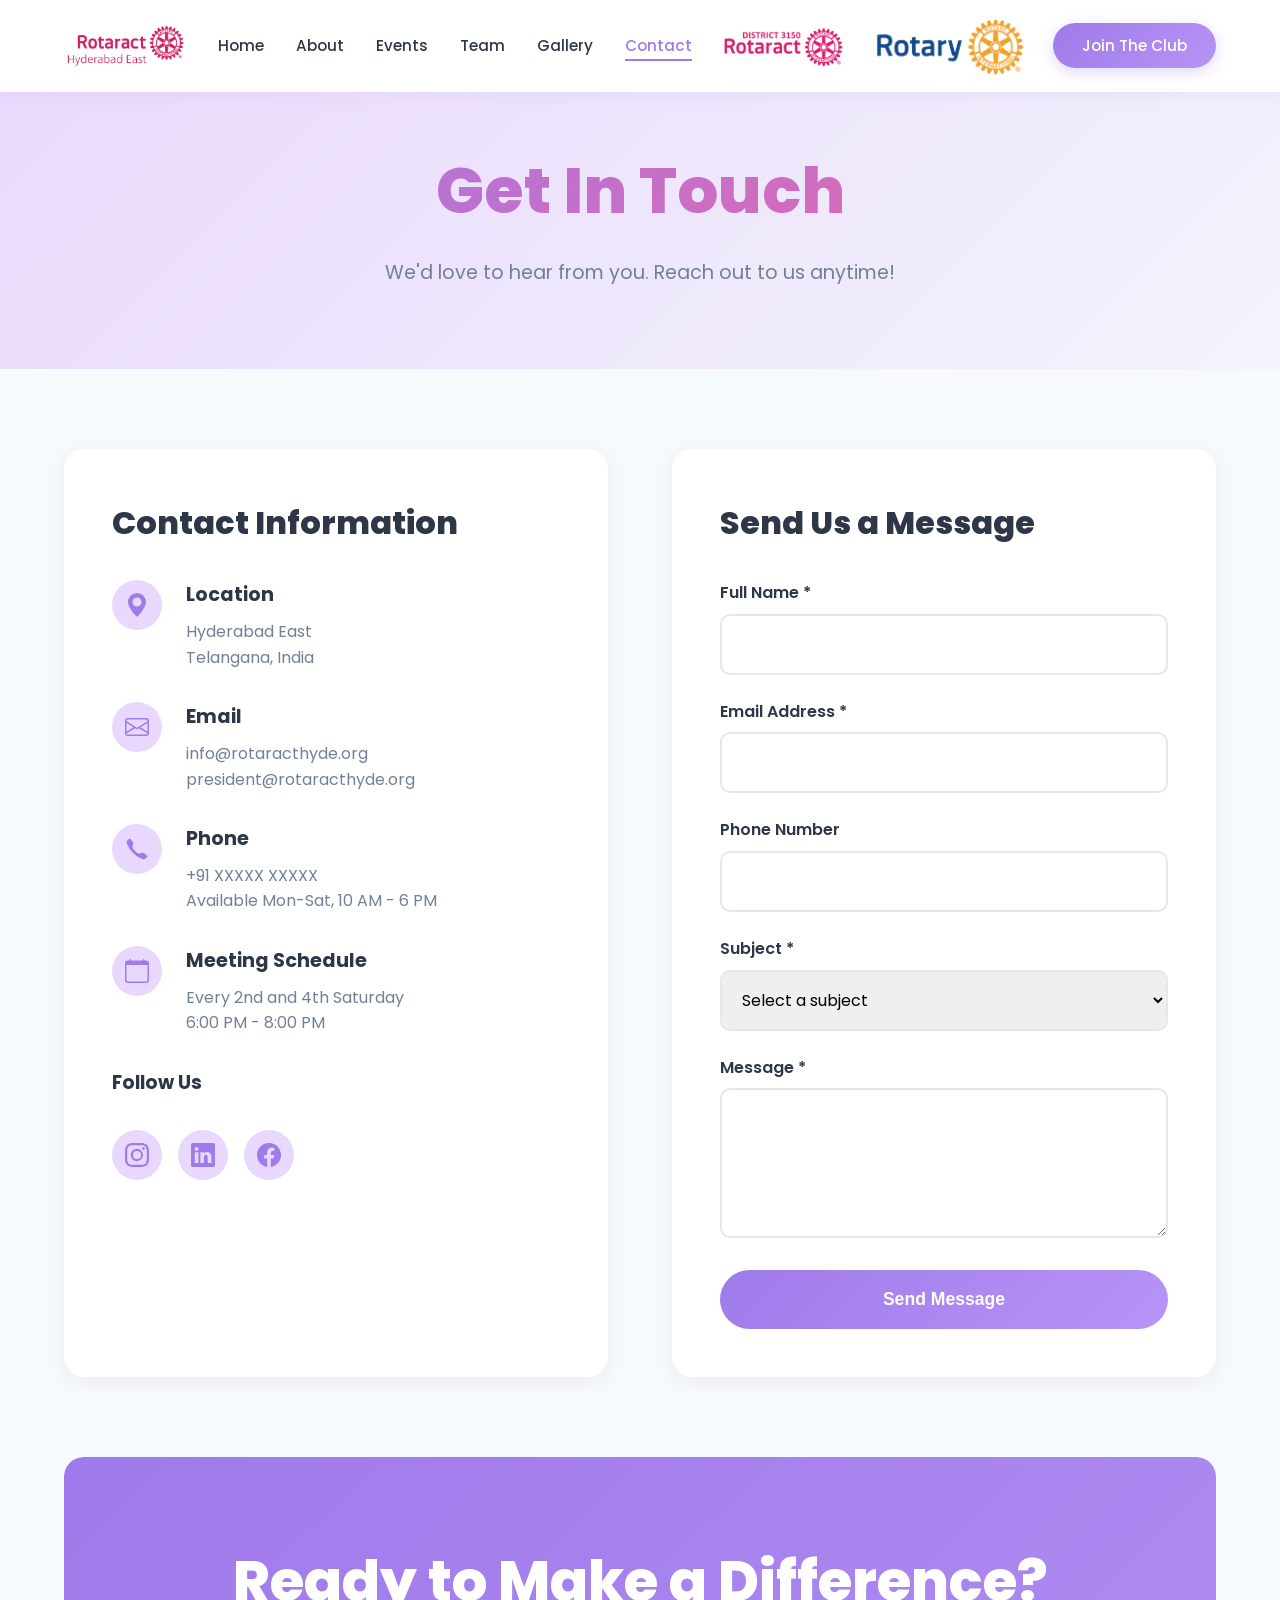
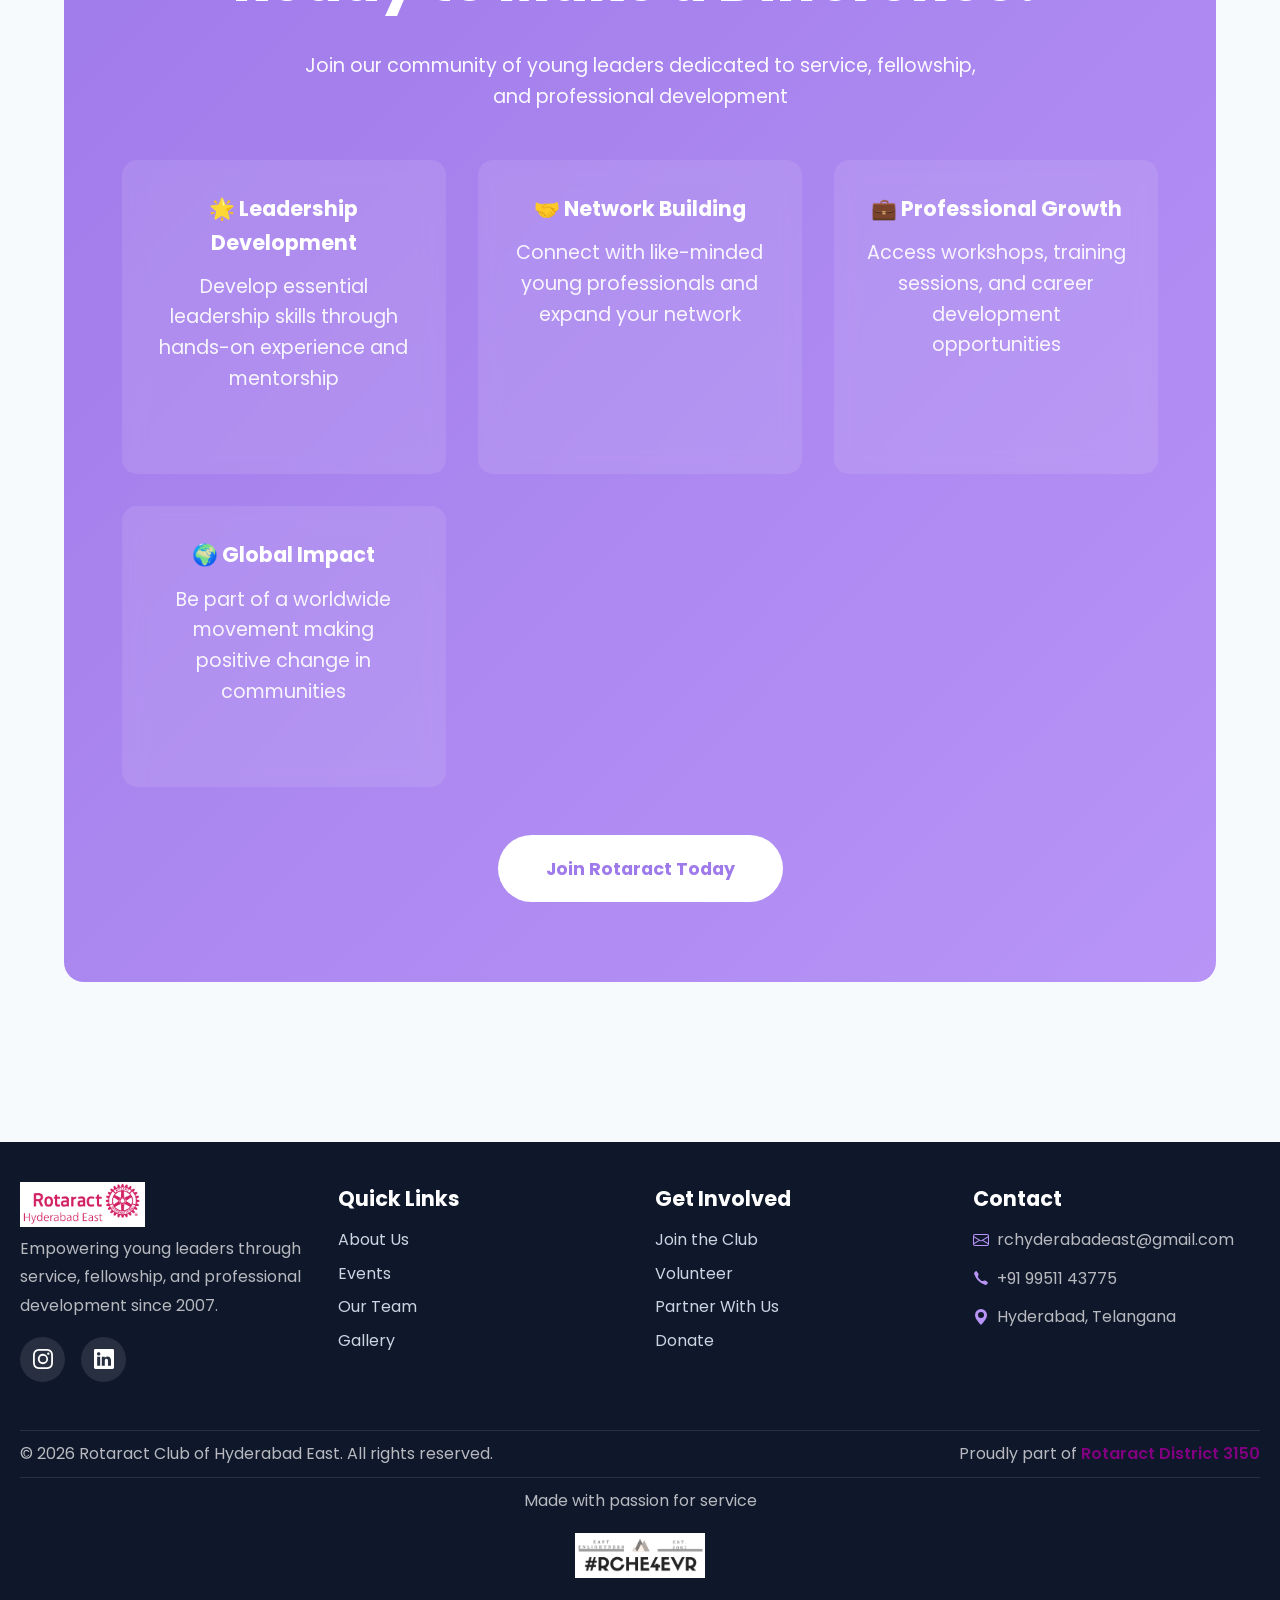
<file: contact.html>
<!DOCTYPE html>
<html lang="en">
<head>
    <meta charset="UTF-8">
    <meta name="viewport" content="width=device-width, initial-scale=1.0">
    <title>Contact Us | Rotaract Club of Hyderabad East</title>
    <link href="https://fonts.googleapis.com/css2?family=Poppins:wght@300;400;500;600;700;800;900&display=swap" rel="stylesheet">
    <link rel="stylesheet" href="styles.css">
    <style>
        .contact-container {
            max-width: 1400px;
            margin: 0 auto;
            padding: 5rem 5%;
        }

        .contact-grid {
            display: grid;
            grid-template-columns: 1fr 1fr;
            gap: 4rem;
            margin-bottom: 5rem;
        }

        .contact-info {
            padding: 3rem;
            background: white;
            border-radius: 20px;
            box-shadow: 0 4px 20px rgba(0, 0, 0, 0.06);
        }

        .contact-info h2 {
            font-size: 2rem;
            margin-bottom: 2rem;
            font-weight: 800;
        }

        .info-item {
            display: flex;
            gap: 1.5rem;
            margin-bottom: 2rem;
            align-items: flex-start;
        }

        .info-icon {
            width: 50px;
            height: 50px;
            border-radius: 50%;
            background: var(--light-purple);
            display: flex;
            align-items: center;
            justify-content: center;
            flex-shrink: 0;
        }

        .info-icon svg {
            color: var(--primary-purple);
        }

        .info-content h3 {
            font-size: 1.2rem;
            margin-bottom: 0.5rem;
            font-weight: 700;
        }

        .info-content p {
            color: var(--text-secondary);
            line-height: 1.6;
        }

        .social-links {
            display: flex;
            gap: 1rem;
            margin-top: 2rem;
        }

        .social-link {
            width: 50px;
            height: 50px;
            border-radius: 50%;
            background: var(--light-purple);
            display: flex;
            align-items: center;
            justify-content: center;
            color: var(--primary-purple);
            text-decoration: none;
            transition: all 0.3s;
        }

        .social-link:hover {
            background: var(--primary-purple);
            color: white;
            transform: translateY(-3px);
        }

        .contact-form {
            padding: 3rem;
            background: white;
            border-radius: 20px;
            box-shadow: 0 4px 20px rgba(0, 0, 0, 0.06);
        }

        .contact-form h2 {
            font-size: 2rem;
            margin-bottom: 2rem;
            font-weight: 800;
        }

        .form-group {
            margin-bottom: 1.5rem;
        }

        .form-group label {
            display: block;
            margin-bottom: 0.5rem;
            font-weight: 600;
            color: var(--text-primary);
        }

        .form-group input,
        .form-group textarea,
        .form-group select {
            width: 100%;
            padding: 1rem;
            border: 2px solid #E5E7EB;
            border-radius: 10px;
            font-family: 'Poppins', sans-serif;
            font-size: 1rem;
            transition: border-color 0.3s;
        }

        .form-group input:focus,
        .form-group textarea:focus,
        .form-group select:focus {
            outline: none;
            border-color: var(--primary-purple);
        }

        .form-group textarea {
            min-height: 150px;
            resize: vertical;
        }

        .submit-btn {
            width: 100%;
            padding: 1.2rem;
            background: linear-gradient(135deg, var(--primary-purple), var(--secondary-purple));
            color: white;
            border: none;
            border-radius: 50px;
            font-size: 1.1rem;
            font-weight: 700;
            cursor: pointer;
            transition: all 0.3s;
        }

        .submit-btn:hover {
            transform: translateY(-3px);
            box-shadow: 0 8px 25px rgba(159, 122, 234, 0.4);
        }

        .join-section {
            background: linear-gradient(135deg, var(--primary-purple), var(--secondary-purple));
            padding: 5rem 5%;
            text-align: center;
            color: white;
            border-radius: 20px;
        }

        .join-section h2 {
            font-size: clamp(2rem, 5vw, 3.5rem);
            margin-bottom: 1.5rem;
            font-weight: 800;
        }

        .join-section p {
            font-size: 1.2rem;
            margin-bottom: 3rem;
            opacity: 0.95;
            max-width: 700px;
            margin-left: auto;
            margin-right: auto;
        }

        .join-benefits {
            display: grid;
            grid-template-columns: repeat(auto-fit, minmax(250px, 1fr));
            gap: 2rem;
            max-width: 1200px;
            margin: 0 auto 3rem;
        }

        .benefit-card {
            background: rgba(255, 255, 255, 0.1);
            padding: 2rem;
            border-radius: 15px;
            backdrop-filter: blur(10px);
        }

        .benefit-card h3 {
            font-size: 1.3rem;
            margin-bottom: 0.8rem;
            font-weight: 700;
        }

        .benefit-card p {
            opacity: 0.9;
            line-height: 1.6;
        }

        .join-btn {
            display: inline-block;
            padding: 1.2rem 3rem;
            background: white;
            color: var(--primary-purple);
            text-decoration: none;
            border-radius: 50px;
            font-weight: 700;
            font-size: 1.1rem;
            transition: all 0.3s;
        }

        .join-btn:hover {
            transform: translateY(-3px);
            box-shadow: 0 8px 25px rgba(255, 255, 255, 0.3);
        }

        @media (max-width: 968px) {
            .contact-grid {
                grid-template-columns: 1fr;
                gap: 2rem;
            }

            .join-benefits {
                grid-template-columns: 1fr;
            }
        }
    </style>
</head>
<body>
     <nav class="navbar">
        <div class="nav-container">
            <div class="logo-section">
                <img src="Rotaract Hyderabad East Logo.png" alt="Rotaract Hyderabad East Logo" class="club-logo">
            </div>
            <ul class="nav-links">
                <li><a href="index.html">Home</a></li>
                <li><a href="about.html">About</a></li>
                <li><a href="events.html">Events</a></li>
                <li><a href="team.html">Team</a></li>
                <li><a href="gallery.html">Gallery</a></li>
                <li><a href="contact.html" class="active">Contact</a></li>
            </ul>
            <img src="District 3150 Logo.png" alt="Rotaract District 3150 Logo" class="club-logo">
            <img src="Rotary Logo.png" alt="Rotary Logo" class="club-logo" style="height: 60px;">
            <!----C:/Users/sonik/Downloads/files (2)/Rotary Logo.png--->
            <ul class="nav-links"> 
                <li><a href="https://docs.google.com/forms/d/e/1FAIpQLSeJU6e7tgw97S5mSkZkR2-9IyYKRAs1qU9m6-kW6QkzhjderA/viewform" class="cta-button">Join The Club</a></li>
            </ul>
            <div class="mobile-menu-btn">
                <span></span>
                <span></span>
                <span></span>
            </div>
        </div>
    </nav>
    <section class="page-hero">
        <h1>Get In Touch</h1>
        <p>We'd love to hear from you. Reach out to us anytime!</p>
    </section>

    <div class="contact-container">
        <div class="contact-grid">
            <div class="contact-info">
                <h2>Contact Information</h2>
                
                <div class="info-item">
                    <div class="info-icon">
                        <svg xmlns="http://www.w3.org/2000/svg" width="24" height="24" fill="currentColor" viewBox="0 0 16 16">
                            <path d="M8 16s6-5.686 6-10A6 6 0 0 0 2 6c0 4.314 6 10 6 10zm0-7a3 3 0 1 1 0-6 3 3 0 0 1 0 6z"/>
                        </svg>
                    </div>
                    <div class="info-content">
                        <h3>Location</h3>
                        <p>Hyderabad East<br>Telangana, India</p>
                    </div>
                </div>

                <div class="info-item">
                    <div class="info-icon">
                        <svg xmlns="http://www.w3.org/2000/svg" width="24" height="24" fill="currentColor" viewBox="0 0 16 16">
                            <path d="M0 4a2 2 0 0 1 2-2h12a2 2 0 0 1 2 2v8a2 2 0 0 1-2 2H2a2 2 0 0 1-2-2V4Zm2-1a1 1 0 0 0-1 1v.217l7 4.2 7-4.2V4a1 1 0 0 0-1-1H2Zm13 2.383-4.708 2.825L15 11.105V5.383Zm-.034 6.876-5.64-3.471L8 9.583l-1.326-.795-5.64 3.47A1 1 0 0 0 2 13h12a1 1 0 0 0 .966-.741ZM1 11.105l4.708-2.897L1 5.383v5.722Z"/>
                        </svg>
                    </div>
                    <div class="info-content">
                        <h3>Email</h3>
                        <p>info@rotaracthyde.org<br>president@rotaracthyde.org</p>
                    </div>
                </div>

                <div class="info-item">
                    <div class="info-icon">
                        <svg xmlns="http://www.w3.org/2000/svg" width="24" height="24" fill="currentColor" viewBox="0 0 16 16">
                            <path d="M3.654 1.328a.678.678 0 0 0-1.015-.063L1.605 2.3c-.483.484-.661 1.169-.45 1.77a17.568 17.568 0 0 0 4.168 6.608 17.569 17.569 0 0 0 6.608 4.168c.601.211 1.286.033 1.77-.45l1.034-1.034a.678.678 0 0 0-.063-1.015l-2.307-1.794a.678.678 0 0 0-.58-.122l-2.19.547a1.745 1.745 0 0 1-1.657-.459L5.482 8.062a1.745 1.745 0 0 1-.46-1.657l.548-2.19a.678.678 0 0 0-.122-.58L3.654 1.328z"/>
                        </svg>
                    </div>
                    <div class="info-content">
                        <h3>Phone</h3>
                        <p>+91 XXXXX XXXXX<br>Available Mon-Sat, 10 AM - 6 PM</p>
                    </div>
                </div>

                <div class="info-item">
                    <div class="info-icon">
                        <svg xmlns="http://www.w3.org/2000/svg" width="24" height="24" fill="currentColor" viewBox="0 0 16 16">
                            <path d="M3.5 0a.5.5 0 0 1 .5.5V1h8V.5a.5.5 0 0 1 1 0V1h1a2 2 0 0 1 2 2v11a2 2 0 0 1-2 2H2a2 2 0 0 1-2-2V3a2 2 0 0 1 2-2h1V.5a.5.5 0 0 1 .5-.5zM1 4v10a1 1 0 0 0 1 1h12a1 1 0 0 0 1-1V4H1z"/>
                        </svg>
                    </div>
                    <div class="info-content">
                        <h3>Meeting Schedule</h3>
                        <p>Every 2nd and 4th Saturday<br>6:00 PM - 8:00 PM</p>
                    </div>
                </div>

                <h3 style="margin-top: 2rem; margin-bottom: 1rem;">Follow Us</h3>
                <div class="social-links">
                    <a href="https://www.instagram.com/rchyderabadeast?igsh=N3g0cjNuenhkMWNv" target="_blank" class="social-link" aria-label="Instagram">
                        <svg xmlns="http://www.w3.org/2000/svg" width="24" height="24" fill="currentColor" viewBox="0 0 16 16">
                            <path d="M8 0C5.829 0 5.556.01 4.703.048 3.85.088 3.269.222 2.76.42a3.917 3.917 0 0 0-1.417.923A3.927 3.927 0 0 0 .42 2.76C.222 3.268.087 3.85.048 4.7.01 5.555 0 5.827 0 8.001c0 2.172.01 2.444.048 3.297.04.852.174 1.433.372 1.942.205.526.478.972.923 1.417.444.445.89.719 1.416.923.51.198 1.09.333 1.942.372C5.555 15.99 5.827 16 8 16s2.444-.01 3.298-.048c.851-.04 1.434-.174 1.943-.372a3.916 3.916 0 0 0 1.416-.923c.445-.445.718-.891.923-1.417.197-.509.332-1.09.372-1.942C15.99 10.445 16 10.173 16 8s-.01-2.445-.048-3.299c-.04-.851-.175-1.433-.372-1.941a3.926 3.926 0 0 0-.923-1.417A3.911 3.911 0 0 0 13.24.42c-.51-.198-1.092-.333-1.943-.372C10.443.01 10.172 0 7.998 0h.003zm-.717 1.442h.718c2.136 0 2.389.007 3.232.046.78.035 1.204.166 1.486.275.373.145.64.319.92.599.28.28.453.546.598.92.11.281.24.705.275 1.485.039.843.047 1.096.047 3.231s-.008 2.389-.047 3.232c-.035.78-.166 1.203-.275 1.485a2.47 2.47 0 0 1-.599.919c-.28.28-.546.453-.92.598-.28.11-.704.24-1.485.276-.843.038-1.096.047-3.232.047s-2.39-.009-3.233-.047c-.78-.036-1.203-.166-1.485-.276a2.478 2.478 0 0 1-.92-.598 2.48 2.48 0 0 1-.6-.92c-.109-.281-.24-.705-.275-1.485-.038-.843-.046-1.096-.046-3.233 0-2.136.008-2.388.046-3.231.036-.78.166-1.204.276-1.486.145-.373.319-.64.599-.92.28-.28.546-.453.92-.598.282-.11.705-.24 1.485-.276.738-.034 1.024-.044 2.515-.045v.002zm4.988 1.328a.96.96 0 1 0 0 1.92.96.96 0 0 0 0-1.92zm-4.27 1.122a4.109 4.109 0 1 0 0 8.217 4.109 4.109 0 0 0 0-8.217zm0 1.441a2.667 2.667 0 1 1 0 5.334 2.667 2.667 0 0 1 0-5.334z"/>
                        </svg>
                    </a>
                    <a href="https://www.linkedin.com/company/rotaract-club-of-hyderabad-east/" target="_blank" class="social-link" aria-label="LinkedIn">
                        <svg xmlns="http://www.w3.org/2000/svg" width="24" height="24" fill="currentColor" viewBox="0 0 16 16">
                            <path d="M0 1.146C0 .513.526 0 1.175 0h13.65C15.474 0 16 .513 16 1.146v13.708c0 .633-.526 1.146-1.175 1.146H1.175C.526 16 0 15.487 0 14.854V1.146zm4.943 12.248V6.169H2.542v7.225h2.401zm-1.2-8.212c.837 0 1.358-.554 1.358-1.248-.015-.709-.52-1.248-1.342-1.248-.822 0-1.359.54-1.359 1.248 0 .694.521 1.248 1.327 1.248h.016zm4.908 8.212V9.359c0-.216.016-.432.08-.586.173-.431.568-.878 1.232-.878.869 0 1.216.662 1.216 1.634v3.865h2.401V9.25c0-2.22-1.184-3.252-2.764-3.252-1.274 0-1.845.7-2.165 1.193v.025h-.016a5.54 5.54 0 0 1 .016-.025V6.169h-2.4c.03.678 0 7.225 0 7.225h2.4z"/>
                        </svg>
                    </a>
                    <a href="#" class="social-link" aria-label="Facebook">
                        <svg xmlns="http://www.w3.org/2000/svg" width="24" height="24" fill="currentColor" viewBox="0 0 16 16">
                            <path d="M16 8.049c0-4.446-3.582-8.05-8-8.05C3.58 0-.002 3.603-.002 8.05c0 4.017 2.926 7.347 6.75 7.951v-5.625h-2.03V8.05H6.75V6.275c0-2.017 1.195-3.131 3.022-3.131.876 0 1.791.157 1.791.157v1.98h-1.009c-.993 0-1.303.621-1.303 1.258v1.51h2.218l-.354 2.326H9.25V16c3.824-.604 6.75-3.934 6.75-7.951z"/>
                        </svg>
                    </a>
                </div>
            </div>

            <div class="contact-form">
                <h2>Send Us a Message</h2>
                <form>
                    <div class="form-group">
                        <label for="name">Full Name *</label>
                        <input type="text" id="name" name="name" required>
                    </div>
                    <div class="form-group">
                        <label for="email">Email Address *</label>
                        <input type="email" id="email" name="email" required>
                    </div>
                    <div class="form-group">
                        <label for="phone">Phone Number</label>
                        <input type="tel" id="phone" name="phone">
                    </div>
                    <div class="form-group">
                        <label for="subject">Subject *</label>
                        <select id="subject" name="subject" required>
                            <option value="">Select a subject</option>
                            <option value="general">General Inquiry</option>
                            <option value="membership">Join the Club</option>
                            <option value="partnership">Partnership Opportunity</option>
                            <option value="volunteer">Volunteer Interest</option>
                            <option value="other">Other</option>
                        </select>
                    </div>
                    <div class="form-group">
                        <label for="message">Message *</label>
                        <textarea id="message" name="message" required></textarea>
                    </div>
                    <button type="submit" class="submit-btn">Send Message</button>
                </form>
            </div>
        </div>

        <div class="join-section" id="join">
            <h2>Ready to Make a Difference?</h2>
            <p>Join our community of young leaders dedicated to service, fellowship, and professional development</p>
            
            <div class="join-benefits">
                <div class="benefit-card">
                    <h3>🌟 Leadership Development</h3>
                    <p>Develop essential leadership skills through hands-on experience and mentorship</p>
                </div>
                <div class="benefit-card">
                    <h3>🤝 Network Building</h3>
                    <p>Connect with like-minded young professionals and expand your network</p>
                </div>
                <div class="benefit-card">
                    <h3>💼 Professional Growth</h3>
                    <p>Access workshops, training sessions, and career development opportunities</p>
                </div>
                <div class="benefit-card">
                    <h3>🌍 Global Impact</h3>
                    <p>Be part of a worldwide movement making positive change in communities</p>
                </div>
            </div>

            <a href="https://docs.google.com/forms/d/e/1FAIpQLSeJU6e7tgw97S5mSkZkR2-9IyYKRAs1qU9m6-kW6QkzhjderA/viewform" target="_blank" class="join-btn">Join Rotaract Today</a>
        </div>
    </div>

<!--FOOTER-->
    <footer class="footer">
        <div class="footer-content">
            <div class="footer-section">
               <img src="Rotaract Hyderabad East Logo.png" alt="Rotaract Hyderabad East Logo" class="club-logo">
                <p>Empowering young leaders through service, fellowship, and professional development since 2007.</p>
                <div class="footer-social">
                    <a href="https://www.instagram.com/rchyderabadeast?igsh=N3g0cjNuenhkMWNv" target="_blank" aria-label="Instagram">
                        <svg xmlns="http://www.w3.org/2000/svg" width="20" height="20" fill="currentColor" viewBox="0 0 16 16"><path d="M8 0C5.829 0 5.556.01 4.703.048 3.85.088 3.269.222 2.76.42a3.917 3.917 0 0 0-1.417.923A3.927 3.927 0 0 0 .42 2.76C.222 3.268.087 3.85.048 4.7.01 5.555 0 5.827 0 8.001c0 2.172.01 2.444.048 3.297.04.852.174 1.433.372 1.942.205.526.478.972.923 1.417.444.445.89.719 1.416.923.51.198 1.09.333 1.942.372C5.555 15.99 5.827 16 8 16s2.444-.01 3.298-.048c.851-.04 1.434-.174 1.943-.372a3.916 3.916 0 0 0 1.416-.923c.445-.445.718-.891.923-1.417.197-.509.332-1.09.372-1.942C15.99 10.445 16 10.173 16 8s-.01-2.445-.048-3.299c-.04-.851-.175-1.433-.372-1.941a3.926 3.926 0 0 0-.923-1.417A3.911 3.911 0 0 0 13.24.42c-.51-.198-1.092-.333-1.943-.372C10.443.01 10.172 0 7.998 0h.003zm-.717 1.442h.718c2.136 0 2.389.007 3.232.046.78.035 1.204.166 1.486.275.373.145.64.319.92.599.28.28.453.546.598.92.11.281.24.705.275 1.485.039.843.047 1.096.047 3.231s-.008 2.389-.047 3.232c-.035.78-.166 1.203-.275 1.485a2.47 2.47 0 0 1-.599.919c-.28.28-.546.453-.92.598-.28.11-.704.24-1.485.276-.843.038-1.096.047-3.232.047s-2.39-.009-3.233-.047c-.78-.036-1.203-.166-1.485-.276a2.478 2.478 0 0 1-.92-.598 2.48 2.48 0 0 1-.6-.92c-.109-.281-.24-.705-.275-1.485-.038-.843-.046-1.096-.046-3.233 0-2.136.008-2.388.046-3.231.036-.78.166-1.204.276-1.486.145-.373.319-.64.599-.92.28-.28.546-.453.92-.598.282-.11.705-.24 1.485-.276.738-.034 1.024-.044 2.515-.045v.002zm4.988 1.328a.96.96 0 1 0 0 1.92.96.96 0 0 0 0-1.92zm-4.27 1.122a4.109 4.109 0 1 0 0 8.217 4.109 4.109 0 0 0 0-8.217zm0 1.441a2.667 2.667 0 1 1 0 5.334 2.667 2.667 0 0 1 0-5.334z"/></svg>
                    </a>
                    <a href="https://www.linkedin.com/company/rotaract-club-of-hyderabad-east/" target="_blank" aria-label="LinkedIn">
                        <svg xmlns="http://www.w3.org/2000/svg" width="20" height="20" fill="currentColor" viewBox="0 0 16 16"><path d="M0 1.146C0 .513.526 0 1.175 0h13.65C15.474 0 16 .513 16 1.146v13.708c0 .633-.526 1.146-1.175 1.146H1.175C.526 16 0 15.487 0 14.854V1.146zm4.943 12.248V6.169H2.542v7.225h2.401zm-1.2-8.212c.837 0 1.358-.554 1.358-1.248-.015-.709-.52-1.248-1.342-1.248-.822 0-1.359.54-1.359 1.248 0 .694.521 1.248 1.327 1.248h.016zm4.908 8.212V9.359c0-.216.016-.432.08-.586.173-.431.568-.878 1.232-.878.869 0 1.216.662 1.216 1.634v3.865h2.401V9.25c0-2.22-1.184-3.252-2.764-3.252-1.274 0-1.845.7-2.165 1.193v.025h-.016a5.54 5.54 0 0 1 .016-.025V6.169h-2.4c.03.678 0 7.225 0 7.225h2.4z"/></svg>
                    </a>
                </div>
            </div>
            <div class="footer-section">
                <h3>Quick Links</h3>
                <ul class="footer-links">
                    <li><a href="about.html">About Us</a></li>
                    <li><a href="events.html">Events</a></li>
                    <li><a href="team.html">Our Team</a></li>
                    <li><a href="gallery.html">Gallery</a></li>
                </ul>
            </div>
            <div class="footer-section">
                <h3>Get Involved</h3>
                <ul class="footer-links">
                    <li><a href="https://docs.google.com/forms/d/e/1FAIpQLSeJU6e7tgw97S5mSkZkR2-9IyYKRAs1qU9m6-kW6QkzhjderA/viewform" target="_blank">Join the Club</a></li>
                    <li><a href="#">Volunteer</a></li>
                    <li><a href="contact.html">Partner With Us</a></li>
                    <li><a href="#">Donate</a></li>
                </ul>
            </div>
            <div class="footer-section">
                <h3>Contact</h3>
                <div style="display: flex; align-items: center; gap: 0.5rem; margin-bottom: 0.8rem;">
                    <svg xmlns="http://www.w3.org/2000/svg" width="16" height="16" fill="currentColor" viewBox="0 0 16 16" style="color: var(--secondary-purple);">
                        <path d="M0 4a2 2 0 0 1 2-2h12a2 2 0 0 1 2 2v8a2 2 0 0 1-2 2H2a2 2 0 0 1-2-2V4Zm2-1a1 1 0 0 0-1 1v.217l7 4.2 7-4.2V4a1 1 0 0 0-1-1H2Zm13 2.383-4.708 2.825L15 11.105V5.383Zm-.034 6.876-5.64-3.471L8 9.583l-1.326-.795-5.64 3.47A1 1 0 0 0 2 13h12a1 1 0 0 0 .966-.741ZM1 11.105l4.708-2.897L1 5.383v5.722Z"/>
                    </svg>
                    <span style="color: rgba(255, 255, 255, 0.7);">rchyderabadeast@gmail.com</span>
                </div>
                <div style="display: flex; align-items: center; gap: 0.5rem; margin-bottom: 0.8rem;">
                    <svg xmlns="http://www.w3.org/2000/svg" width="16" height="16" fill="currentColor" viewBox="0 0 16 16" style="color: var(--secondary-purple);">
                        <path d="M3.654 1.328a.678.678 0 0 0-1.015-.063L1.605 2.3c-.483.484-.661 1.169-.45 1.77a17.568 17.568 0 0 0 4.168 6.608 17.569 17.569 0 0 0 6.608 4.168c.601.211 1.286.033 1.77-.45l1.034-1.034a.678.678 0 0 0-.063-1.015l-2.307-1.794a.678.678 0 0 0-.58-.122l-2.19.547a1.745 1.745 0 0 1-1.657-.459L5.482 8.062a1.745 1.745 0 0 1-.46-1.657l.548-2.19a.678.678 0 0 0-.122-.58L3.654 1.328z"/>
                    </svg>
                    <span style="color: rgba(255, 255, 255, 0.7);">+91 99511 43775</span>
                </div>
                <div style="display: flex; align-items: center; gap: 0.5rem;">
                    <svg xmlns="http://www.w3.org/2000/svg" width="16" height="16" fill="currentColor" viewBox="0 0 16 16" style="color: var(--secondary-purple);">
                        <path d="M8 16s6-5.686 6-10A6 6 0 0 0 2 6c0 4.314 6 10 6 10zm0-7a3 3 0 1 1 0-6 3 3 0 0 1 0 6z"/>
                    </svg>
                    <span style="color: rgba(255, 255, 255, 0.7);">Hyderabad, Telangana</span>
                </div>
            </div>
        </div>
        
        <div class="footer-bottom">
            <p class="left-text">&copy; 2026 Rotaract Club of Hyderabad East. All rights reserved.</p>
            <p class="right-text"> Proudly part of <span class="district">Rotaract District 3150</span></p>
        </div>

        <div class="footer-end">
            <p>Made with passion for service</p>
            <p></p>
            <img src="RCHE4EVER.png" alt="RCHE4EVER Logo" class="club-logo">
        </div>
    </footer>

    <script>
        const mobileMenuBtn = document.querySelector('.mobile-menu-btn');
        const navLinks = document.querySelector('.nav-links');
        mobileMenuBtn.addEventListener('click', () => navLinks.classList.toggle('active'));
        document.addEventListener('click', (e) => {
            if (!e.target.closest('.navbar')) navLinks.classList.remove('active');
        });

        document.querySelector('form').addEventListener('submit', (e) => {
            e.preventDefault();
            alert('Thank you for your message! We will get back to you soon.');
            e.target.reset();
        });
    </script>
</body>
</html>
</file>
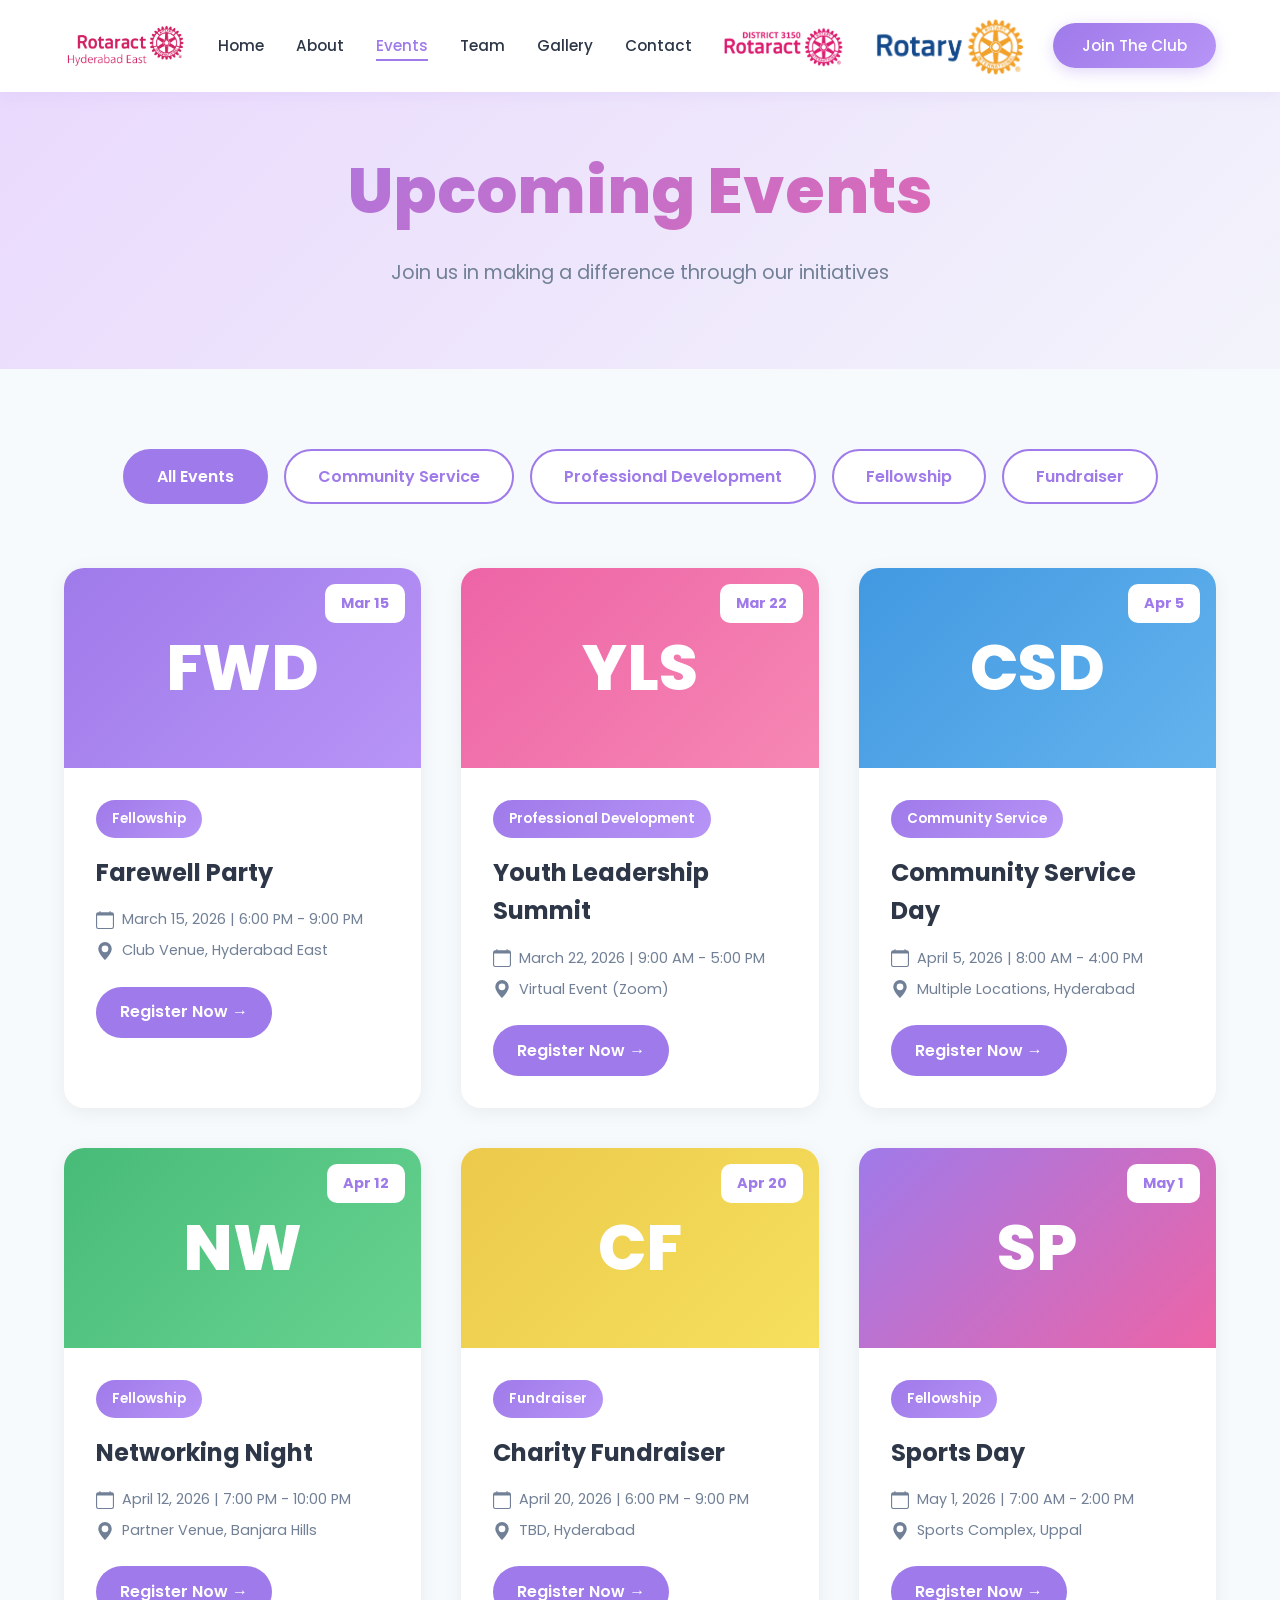
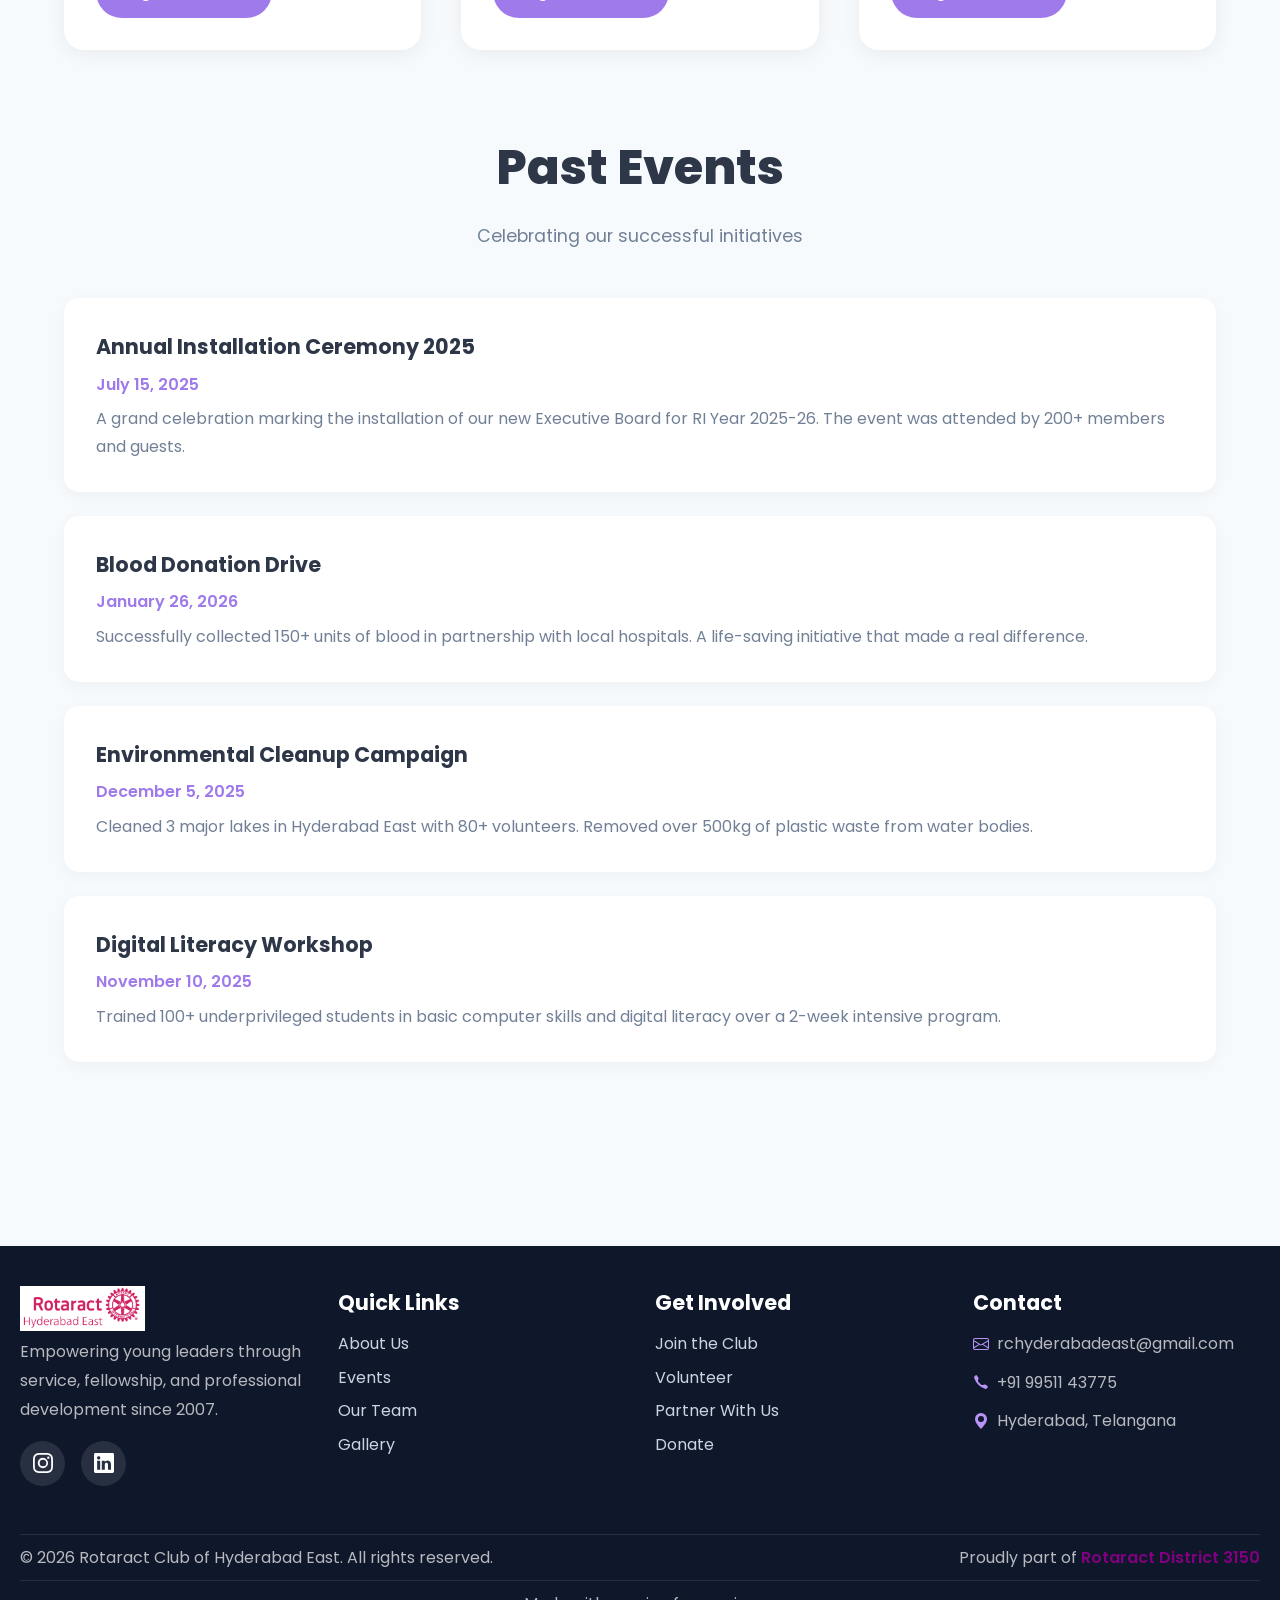
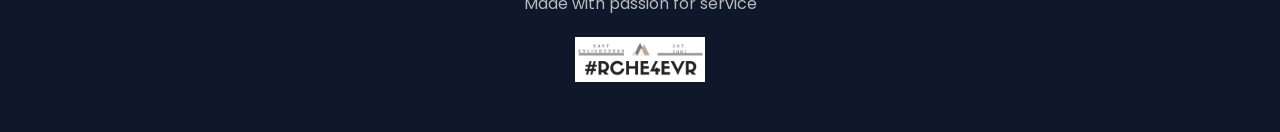
<file: events.html>
<!DOCTYPE html>
<html lang="en">
<head>
    <meta charset="UTF-8">
    <meta name="viewport" content="width=device-width, initial-scale=1.0">
    <title>Events | Rotaract Club of Hyderabad East</title>
    <link href="https://fonts.googleapis.com/css2?family=Poppins:wght@300;400;500;600;700;800;900&display=swap" rel="stylesheet">
    <link rel="stylesheet" href="styles.css">
    <style>
        .events-container {
            max-width: 1400px;
            margin: 0 auto;
            padding: 5rem 5%;
        }

        .filter-tabs {
            display: flex;
            gap: 1rem;
            justify-content: center;
            margin-bottom: 4rem;
            flex-wrap: wrap;
        }

        .filter-tab {
            padding: 0.8rem 2rem;
            background: white;
            border: 2px solid var(--primary-purple);
            color: var(--primary-purple);
            border-radius: 50px;
            cursor: pointer;
            transition: all 0.3s;
            font-weight: 600;
        }

        .filter-tab:hover,
        .filter-tab.active {
            background: var(--primary-purple);
            color: white;
        }

        .events-grid {
            display: grid;
            grid-template-columns: repeat(auto-fill, minmax(350px, 1fr));
            gap: 2.5rem;
            margin-bottom: 5rem;
        }

        .event-card {
            background: white;
            border-radius: 20px;
            overflow: hidden;
            box-shadow: 0 4px 20px rgba(0, 0, 0, 0.06);
            transition: all 0.3s;
        }

        .event-card:hover {
            transform: translateY(-10px);
            box-shadow: 0 12px 40px rgba(159, 122, 234, 0.15);
        }

        .event-image {
            height: 200px;
            background: linear-gradient(135deg, var(--primary-purple), var(--secondary-purple));
            display: flex;
            align-items: center;
            justify-content: center;
            color: white;
            font-size: 4rem;
            font-weight: 800;
            position: relative;
        }

        .event-card:nth-child(2) .event-image {
            background: linear-gradient(135deg, var(--pink-accent), #F687B3);
        }

        .event-card:nth-child(3) .event-image {
            background: linear-gradient(135deg, var(--blue-accent), #63B3ED);
        }

        .event-card:nth-child(4) .event-image {
            background: linear-gradient(135deg, var(--green-accent), #68D391);
        }

        .event-card:nth-child(5) .event-image {
            background: linear-gradient(135deg, var(--yellow-accent), #F6E05E);
        }

        .event-card:nth-child(6) .event-image {
            background: linear-gradient(135deg, var(--primary-purple), var(--pink-accent));
        }

        .event-date-badge {
            position: absolute;
            top: 1rem;
            right: 1rem;
            background: white;
            color: var(--primary-purple);
            padding: 0.5rem 1rem;
            border-radius: 10px;
            font-size: 0.9rem;
            font-weight: 700;
        }

        .event-content {
            padding: 2rem;
        }

        .event-badge {
            display: inline-block;
            background: linear-gradient(135deg, var(--primary-purple), var(--secondary-purple));
            color: white;
            padding: 0.5rem 1rem;
            border-radius: 20px;
            font-size: 0.85rem;
            margin-bottom: 1rem;
            font-weight: 600;
        }

        .event-card h3 {
            font-size: 1.5rem;
            margin-bottom: 1rem;
            font-weight: 700;
        }

        .event-meta {
            display: flex;
            flex-direction: column;
            gap: 0.5rem;
            margin-bottom: 1.5rem;
            color: var(--text-secondary);
        }

        .event-meta-item {
            display: flex;
            align-items: center;
            gap: 0.5rem;
            font-size: 0.9rem;
        }

        .event-btn {
            display: inline-block;
            padding: 0.8rem 1.5rem;
            background: var(--primary-purple);
            color: white;
            text-decoration: none;
            border-radius: 50px;
            font-weight: 600;
            transition: all 0.3s;
        }

        .event-btn:hover {
            background: var(--secondary-purple);
            transform: translateX(5px);
        }

        .section-header {
            text-align: center;
            margin: 5rem 0 3rem;
        }

        .section-header h2 {
            font-size: clamp(2rem, 4vw, 3rem);
            font-weight: 800;
            margin-bottom: 1rem;
        }

        .section-header p {
            font-size: 1.1rem;
            color: var(--text-secondary);
        }

        .past-event-card {
            background: white;
            padding: 2rem;
            border-radius: 15px;
            margin-bottom: 1.5rem;
            box-shadow: 0 4px 15px rgba(0, 0, 0, 0.04);
        }

        .past-event-card h4 {
            font-size: 1.3rem;
            margin-bottom: 0.5rem;
            color: var(--text-primary);
        }

        .event-date {
            color: var(--primary-purple);
            font-weight: 600;
            margin-bottom: 0.5rem;
        }

        @media (max-width: 768px) {
            .events-grid {
                grid-template-columns: 1fr;
            }
        }
    </style>
</head>
<body>
    <nav class="navbar">
        <div class="nav-container">
            <div class="logo-section">
                <img src="Rotaract Hyderabad East Logo.png" alt="Rotaract Hyderabad East Logo" class="club-logo">
            </div>
            <ul class="nav-links">
                <li><a href="index.html">Home</a></li>
                <li><a href="about.html">About</a></li>
                <li><a href="events.html" class="active">Events</a></li>
                <li><a href="team.html">Team</a></li>
                <li><a href="gallery.html">Gallery</a></li>
                <li><a href="contact.html">Contact</a></li>
            </ul>
            <img src="District 3150 Logo.png" alt="Rotaract District 3150 Logo" class="club-logo">
            <img src="Rotary Logo.png" alt="Rotary Logo" class="club-logo" style="height: 60px;">
            <!----C:/Users/sonik/Downloads/files (2)/Rotary Logo.png--->
            <ul class="nav-links"> 
                <li><a href="https://docs.google.com/forms/d/e/1FAIpQLSeJU6e7tgw97S5mSkZkR2-9IyYKRAs1qU9m6-kW6QkzhjderA/viewform" class="cta-button">Join The Club</a></li>
            </ul>
            <div class="mobile-menu-btn">
                <span></span>
                <span></span>
                <span></span>
            </div>
        </div>
    </nav>

    <section class="page-hero">
        <h1>Upcoming Events</h1>
        <p>Join us in making a difference through our initiatives</p>
    </section>

    <div class="events-container">
        <div class="filter-tabs">
            <div class="filter-tab active">All Events</div>
            <div class="filter-tab">Community Service</div>
            <div class="filter-tab">Professional Development</div>
            <div class="filter-tab">Fellowship</div>
            <div class="filter-tab">Fundraiser</div>
        </div>

        <div class="events-grid">
            <div class="event-card">
                <div class="event-image">
                    <span>FWD</span>
                    <div class="event-date-badge">Mar 15</div>
                </div>
                <div class="event-content">
                    <span class="event-badge">Fellowship</span>
                    <h3>Farewell Party</h3>
                    <div class="event-meta">
                        <div class="event-meta-item">
                            <svg xmlns="http://www.w3.org/2000/svg" width="18" height="18" fill="currentColor" viewBox="0 0 16 16">
                                <path d="M3.5 0a.5.5 0 0 1 .5.5V1h8V.5a.5.5 0 0 1 1 0V1h1a2 2 0 0 1 2 2v11a2 2 0 0 1-2 2H2a2 2 0 0 1-2-2V3a2 2 0 0 1 2-2h1V.5a.5.5 0 0 1 .5-.5zM1 4v10a1 1 0 0 0 1 1h12a1 1 0 0 0 1-1V4H1z"/>
                            </svg>
                            March 15, 2026 | 6:00 PM - 9:00 PM
                        </div>
                        <div class="event-meta-item">
                            <svg xmlns="http://www.w3.org/2000/svg" width="18" height="18" fill="currentColor" viewBox="0 0 16 16">
                                <path d="M8 16s6-5.686 6-10A6 6 0 0 0 2 6c0 4.314 6 10 6 10zm0-7a3 3 0 1 1 0-6 3 3 0 0 1 0 6z"/>
                            </svg>
                            Club Venue, Hyderabad East
                        </div>
                    </div>
                    <a href="#" class="event-btn">Register Now →</a>
                </div>
            </div>

            <div class="event-card">
                <div class="event-image">
                    <span>YLS</span>
                    <div class="event-date-badge">Mar 22</div>
                </div>
                <div class="event-content">
                    <span class="event-badge">Professional Development</span>
                    <h3>Youth Leadership Summit</h3>
                    <div class="event-meta">
                        <div class="event-meta-item">
                            <svg xmlns="http://www.w3.org/2000/svg" width="18" height="18" fill="currentColor" viewBox="0 0 16 16">
                                <path d="M3.5 0a.5.5 0 0 1 .5.5V1h8V.5a.5.5 0 0 1 1 0V1h1a2 2 0 0 1 2 2v11a2 2 0 0 1-2 2H2a2 2 0 0 1-2-2V3a2 2 0 0 1 2-2h1V.5a.5.5 0 0 1 .5-.5zM1 4v10a1 1 0 0 0 1 1h12a1 1 0 0 0 1-1V4H1z"/>
                            </svg>
                            March 22, 2026 | 9:00 AM - 5:00 PM
                        </div>
                        <div class="event-meta-item">
                            <svg xmlns="http://www.w3.org/2000/svg" width="18" height="18" fill="currentColor" viewBox="0 0 16 16">
                                <path d="M8 16s6-5.686 6-10A6 6 0 0 0 2 6c0 4.314 6 10 6 10zm0-7a3 3 0 1 1 0-6 3 3 0 0 1 0 6z"/>
                            </svg>
                            Virtual Event (Zoom)
                        </div>
                    </div>
                    <a href="#" class="event-btn">Register Now →</a>
                </div>
            </div>

            <div class="event-card">
                <div class="event-image">
                    <span>CSD</span>
                    <div class="event-date-badge">Apr 5</div>
                </div>
                <div class="event-content">
                    <span class="event-badge">Community Service</span>
                    <h3>Community Service Day</h3>
                    <div class="event-meta">
                        <div class="event-meta-item">
                            <svg xmlns="http://www.w3.org/2000/svg" width="18" height="18" fill="currentColor" viewBox="0 0 16 16">
                                <path d="M3.5 0a.5.5 0 0 1 .5.5V1h8V.5a.5.5 0 0 1 1 0V1h1a2 2 0 0 1 2 2v11a2 2 0 0 1-2 2H2a2 2 0 0 1-2-2V3a2 2 0 0 1 2-2h1V.5a.5.5 0 0 1 .5-.5zM1 4v10a1 1 0 0 0 1 1h12a1 1 0 0 0 1-1V4H1z"/>
                            </svg>
                            April 5, 2026 | 8:00 AM - 4:00 PM
                        </div>
                        <div class="event-meta-item">
                            <svg xmlns="http://www.w3.org/2000/svg" width="18" height="18" fill="currentColor" viewBox="0 0 16 16">
                                <path d="M8 16s6-5.686 6-10A6 6 0 0 0 2 6c0 4.314 6 10 6 10zm0-7a3 3 0 1 1 0-6 3 3 0 0 1 0 6z"/>
                            </svg>
                            Multiple Locations, Hyderabad
                        </div>
                    </div>
                    <a href="#" class="event-btn">Register Now →</a>
                </div>
            </div>

            <div class="event-card">
                <div class="event-image">
                    <span>NW</span>
                    <div class="event-date-badge">Apr 12</div>
                </div>
                <div class="event-content">
                    <span class="event-badge">Fellowship</span>
                    <h3>Networking Night</h3>
                    <div class="event-meta">
                        <div class="event-meta-item">
                            <svg xmlns="http://www.w3.org/2000/svg" width="18" height="18" fill="currentColor" viewBox="0 0 16 16">
                                <path d="M3.5 0a.5.5 0 0 1 .5.5V1h8V.5a.5.5 0 0 1 1 0V1h1a2 2 0 0 1 2 2v11a2 2 0 0 1-2 2H2a2 2 0 0 1-2-2V3a2 2 0 0 1 2-2h1V.5a.5.5 0 0 1 .5-.5zM1 4v10a1 1 0 0 0 1 1h12a1 1 0 0 0 1-1V4H1z"/>
                            </svg>
                            April 12, 2026 | 7:00 PM - 10:00 PM
                        </div>
                        <div class="event-meta-item">
                            <svg xmlns="http://www.w3.org/2000/svg" width="18" height="18" fill="currentColor" viewBox="0 0 16 16">
                                <path d="M8 16s6-5.686 6-10A6 6 0 0 0 2 6c0 4.314 6 10 6 10zm0-7a3 3 0 1 1 0-6 3 3 0 0 1 0 6z"/>
                            </svg>
                            Partner Venue, Banjara Hills
                        </div>
                    </div>
                    <a href="#" class="event-btn">Register Now →</a>
                </div>
            </div>

            <div class="event-card">
                <div class="event-image">
                    <span>CF</span>
                    <div class="event-date-badge">Apr 20</div>
                </div>
                <div class="event-content">
                    <span class="event-badge">Fundraiser</span>
                    <h3>Charity Fundraiser</h3>
                    <div class="event-meta">
                        <div class="event-meta-item">
                            <svg xmlns="http://www.w3.org/2000/svg" width="18" height="18" fill="currentColor" viewBox="0 0 16 16">
                                <path d="M3.5 0a.5.5 0 0 1 .5.5V1h8V.5a.5.5 0 0 1 1 0V1h1a2 2 0 0 1 2 2v11a2 2 0 0 1-2 2H2a2 2 0 0 1-2-2V3a2 2 0 0 1 2-2h1V.5a.5.5 0 0 1 .5-.5zM1 4v10a1 1 0 0 0 1 1h12a1 1 0 0 0 1-1V4H1z"/>
                            </svg>
                            April 20, 2026 | 6:00 PM - 9:00 PM
                        </div>
                        <div class="event-meta-item">
                            <svg xmlns="http://www.w3.org/2000/svg" width="18" height="18" fill="currentColor" viewBox="0 0 16 16">
                                <path d="M8 16s6-5.686 6-10A6 6 0 0 0 2 6c0 4.314 6 10 6 10zm0-7a3 3 0 1 1 0-6 3 3 0 0 1 0 6z"/>
                            </svg>
                            TBD, Hyderabad
                        </div>
                    </div>
                    <a href="#" class="event-btn">Register Now →</a>
                </div>
            </div>

            <div class="event-card">
                <div class="event-image">
                    <span>SP</span>
                    <div class="event-date-badge">May 1</div>
                </div>
                <div class="event-content">
                    <span class="event-badge">Fellowship</span>
                    <h3>Sports Day</h3>
                    <div class="event-meta">
                        <div class="event-meta-item">
                            <svg xmlns="http://www.w3.org/2000/svg" width="18" height="18" fill="currentColor" viewBox="0 0 16 16">
                                <path d="M3.5 0a.5.5 0 0 1 .5.5V1h8V.5a.5.5 0 0 1 1 0V1h1a2 2 0 0 1 2 2v11a2 2 0 0 1-2 2H2a2 2 0 0 1-2-2V3a2 2 0 0 1 2-2h1V.5a.5.5 0 0 1 .5-.5zM1 4v10a1 1 0 0 0 1 1h12a1 1 0 0 0 1-1V4H1z"/>
                            </svg>
                            May 1, 2026 | 7:00 AM - 2:00 PM
                        </div>
                        <div class="event-meta-item">
                            <svg xmlns="http://www.w3.org/2000/svg" width="18" height="18" fill="currentColor" viewBox="0 0 16 16">
                                <path d="M8 16s6-5.686 6-10A6 6 0 0 0 2 6c0 4.314 6 10 6 10zm0-7a3 3 0 1 1 0-6 3 3 0 0 1 0 6z"/>
                            </svg>
                            Sports Complex, Uppal
                        </div>
                    </div>
                    <a href="#" class="event-btn">Register Now →</a>
                </div>
            </div>
        </div>

        <div class="section-header">
            <h2>Past Events</h2>
            <p>Celebrating our successful initiatives</p>
        </div>

        <div>
            <div class="past-event-card">
                <h4>Annual Installation Ceremony 2025</h4>
                <div class="event-date">July 15, 2025</div>
                <p style="color: var(--text-secondary); line-height: 1.7;">A grand celebration marking the installation of our new Executive Board for RI Year 2025-26. The event was attended by 200+ members and guests.</p>
            </div>

            <div class="past-event-card">
                <h4>Blood Donation Drive</h4>
                <div class="event-date">January 26, 2026</div>
                <p style="color: var(--text-secondary); line-height: 1.7;">Successfully collected 150+ units of blood in partnership with local hospitals. A life-saving initiative that made a real difference.</p>
            </div>

            <div class="past-event-card">
                <h4>Environmental Cleanup Campaign</h4>
                <div class="event-date">December 5, 2025</div>
                <p style="color: var(--text-secondary); line-height: 1.7;">Cleaned 3 major lakes in Hyderabad East with 80+ volunteers. Removed over 500kg of plastic waste from water bodies.</p>
            </div>

            <div class="past-event-card">
                <h4>Digital Literacy Workshop</h4>
                <div class="event-date">November 10, 2025</div>
                <p style="color: var(--text-secondary); line-height: 1.7;">Trained 100+ underprivileged students in basic computer skills and digital literacy over a 2-week intensive program.</p>
            </div>
        </div>
    </div>

    <!--FOOTER-->
    <footer class="footer">
        <div class="footer-content">
            <div class="footer-section">
               <img src="Rotaract Hyderabad East Logo.png" alt="Rotaract Hyderabad East Logo" class="club-logo">
                <p>Empowering young leaders through service, fellowship, and professional development since 2007.</p>
                <div class="footer-social">
                    <a href="https://www.instagram.com/rchyderabadeast?igsh=N3g0cjNuenhkMWNv" target="_blank" aria-label="Instagram">
                        <svg xmlns="http://www.w3.org/2000/svg" width="20" height="20" fill="currentColor" viewBox="0 0 16 16"><path d="M8 0C5.829 0 5.556.01 4.703.048 3.85.088 3.269.222 2.76.42a3.917 3.917 0 0 0-1.417.923A3.927 3.927 0 0 0 .42 2.76C.222 3.268.087 3.85.048 4.7.01 5.555 0 5.827 0 8.001c0 2.172.01 2.444.048 3.297.04.852.174 1.433.372 1.942.205.526.478.972.923 1.417.444.445.89.719 1.416.923.51.198 1.09.333 1.942.372C5.555 15.99 5.827 16 8 16s2.444-.01 3.298-.048c.851-.04 1.434-.174 1.943-.372a3.916 3.916 0 0 0 1.416-.923c.445-.445.718-.891.923-1.417.197-.509.332-1.09.372-1.942C15.99 10.445 16 10.173 16 8s-.01-2.445-.048-3.299c-.04-.851-.175-1.433-.372-1.941a3.926 3.926 0 0 0-.923-1.417A3.911 3.911 0 0 0 13.24.42c-.51-.198-1.092-.333-1.943-.372C10.443.01 10.172 0 7.998 0h.003zm-.717 1.442h.718c2.136 0 2.389.007 3.232.046.78.035 1.204.166 1.486.275.373.145.64.319.92.599.28.28.453.546.598.92.11.281.24.705.275 1.485.039.843.047 1.096.047 3.231s-.008 2.389-.047 3.232c-.035.78-.166 1.203-.275 1.485a2.47 2.47 0 0 1-.599.919c-.28.28-.546.453-.92.598-.28.11-.704.24-1.485.276-.843.038-1.096.047-3.232.047s-2.39-.009-3.233-.047c-.78-.036-1.203-.166-1.485-.276a2.478 2.478 0 0 1-.92-.598 2.48 2.48 0 0 1-.6-.92c-.109-.281-.24-.705-.275-1.485-.038-.843-.046-1.096-.046-3.233 0-2.136.008-2.388.046-3.231.036-.78.166-1.204.276-1.486.145-.373.319-.64.599-.92.28-.28.546-.453.92-.598.282-.11.705-.24 1.485-.276.738-.034 1.024-.044 2.515-.045v.002zm4.988 1.328a.96.96 0 1 0 0 1.92.96.96 0 0 0 0-1.92zm-4.27 1.122a4.109 4.109 0 1 0 0 8.217 4.109 4.109 0 0 0 0-8.217zm0 1.441a2.667 2.667 0 1 1 0 5.334 2.667 2.667 0 0 1 0-5.334z"/></svg>
                    </a>
                    <a href="https://www.linkedin.com/company/rotaract-club-of-hyderabad-east/" target="_blank" aria-label="LinkedIn">
                        <svg xmlns="http://www.w3.org/2000/svg" width="20" height="20" fill="currentColor" viewBox="0 0 16 16"><path d="M0 1.146C0 .513.526 0 1.175 0h13.65C15.474 0 16 .513 16 1.146v13.708c0 .633-.526 1.146-1.175 1.146H1.175C.526 16 0 15.487 0 14.854V1.146zm4.943 12.248V6.169H2.542v7.225h2.401zm-1.2-8.212c.837 0 1.358-.554 1.358-1.248-.015-.709-.52-1.248-1.342-1.248-.822 0-1.359.54-1.359 1.248 0 .694.521 1.248 1.327 1.248h.016zm4.908 8.212V9.359c0-.216.016-.432.08-.586.173-.431.568-.878 1.232-.878.869 0 1.216.662 1.216 1.634v3.865h2.401V9.25c0-2.22-1.184-3.252-2.764-3.252-1.274 0-1.845.7-2.165 1.193v.025h-.016a5.54 5.54 0 0 1 .016-.025V6.169h-2.4c.03.678 0 7.225 0 7.225h2.4z"/></svg>
                    </a>
                </div>
            </div>
            <div class="footer-section">
                <h3>Quick Links</h3>
                <ul class="footer-links">
                    <li><a href="about.html">About Us</a></li>
                    <li><a href="events.html">Events</a></li>
                    <li><a href="team.html">Our Team</a></li>
                    <li><a href="gallery.html">Gallery</a></li>
                </ul>
            </div>
            <div class="footer-section">
                <h3>Get Involved</h3>
                <ul class="footer-links">
                    <li><a href="https://docs.google.com/forms/d/e/1FAIpQLSeJU6e7tgw97S5mSkZkR2-9IyYKRAs1qU9m6-kW6QkzhjderA/viewform" target="_blank">Join the Club</a></li>
                    <li><a href="#">Volunteer</a></li>
                    <li><a href="contact.html">Partner With Us</a></li>
                    <li><a href="#">Donate</a></li>
                </ul>
            </div>
            <div class="footer-section">
                <h3>Contact</h3>
                <div style="display: flex; align-items: center; gap: 0.5rem; margin-bottom: 0.8rem;">
                    <svg xmlns="http://www.w3.org/2000/svg" width="16" height="16" fill="currentColor" viewBox="0 0 16 16" style="color: var(--secondary-purple);">
                        <path d="M0 4a2 2 0 0 1 2-2h12a2 2 0 0 1 2 2v8a2 2 0 0 1-2 2H2a2 2 0 0 1-2-2V4Zm2-1a1 1 0 0 0-1 1v.217l7 4.2 7-4.2V4a1 1 0 0 0-1-1H2Zm13 2.383-4.708 2.825L15 11.105V5.383Zm-.034 6.876-5.64-3.471L8 9.583l-1.326-.795-5.64 3.47A1 1 0 0 0 2 13h12a1 1 0 0 0 .966-.741ZM1 11.105l4.708-2.897L1 5.383v5.722Z"/>
                    </svg>
                    <span style="color: rgba(255, 255, 255, 0.7);">rchyderabadeast@gmail.com</span>
                </div>
                <div style="display: flex; align-items: center; gap: 0.5rem; margin-bottom: 0.8rem;">
                    <svg xmlns="http://www.w3.org/2000/svg" width="16" height="16" fill="currentColor" viewBox="0 0 16 16" style="color: var(--secondary-purple);">
                        <path d="M3.654 1.328a.678.678 0 0 0-1.015-.063L1.605 2.3c-.483.484-.661 1.169-.45 1.77a17.568 17.568 0 0 0 4.168 6.608 17.569 17.569 0 0 0 6.608 4.168c.601.211 1.286.033 1.77-.45l1.034-1.034a.678.678 0 0 0-.063-1.015l-2.307-1.794a.678.678 0 0 0-.58-.122l-2.19.547a1.745 1.745 0 0 1-1.657-.459L5.482 8.062a1.745 1.745 0 0 1-.46-1.657l.548-2.19a.678.678 0 0 0-.122-.58L3.654 1.328z"/>
                    </svg>
                    <span style="color: rgba(255, 255, 255, 0.7);">+91 99511 43775</span>
                </div>
                <div style="display: flex; align-items: center; gap: 0.5rem;">
                    <svg xmlns="http://www.w3.org/2000/svg" width="16" height="16" fill="currentColor" viewBox="0 0 16 16" style="color: var(--secondary-purple);">
                        <path d="M8 16s6-5.686 6-10A6 6 0 0 0 2 6c0 4.314 6 10 6 10zm0-7a3 3 0 1 1 0-6 3 3 0 0 1 0 6z"/>
                    </svg>
                    <span style="color: rgba(255, 255, 255, 0.7);">Hyderabad, Telangana</span>
                </div>
            </div>
        </div>
        
        <div class="footer-bottom">
            <p class="left-text">&copy; 2026 Rotaract Club of Hyderabad East. All rights reserved.</p>
            <p class="right-text"> Proudly part of <span class="district">Rotaract District 3150</span></p>
        </div>

        <div class="footer-end">
            <p>Made with passion for service</p>
            <p></p>
            <img src="RCHE4EVER.png" alt="RCHE4EVER Logo" class="club-logo">
        </div>
    </footer>

    <!---SCRIPT--->
    <script>
        const mobileMenuBtn = document.querySelector('.mobile-menu-btn');
        const navLinks = document.querySelector('.nav-links');
        mobileMenuBtn.addEventListener('click', () => navLinks.classList.toggle('active'));
        document.addEventListener('click', (e) => {
            if (!e.target.closest('.navbar')) navLinks.classList.remove('active');
        });

        const filterTabs = document.querySelectorAll('.filter-tab');
        filterTabs.forEach(tab => {
            tab.addEventListener('click', () => {
                filterTabs.forEach(t => t.classList.remove('active'));
                tab.classList.add('active');
            });
        });
    </script>
</body>
</html>
</file>
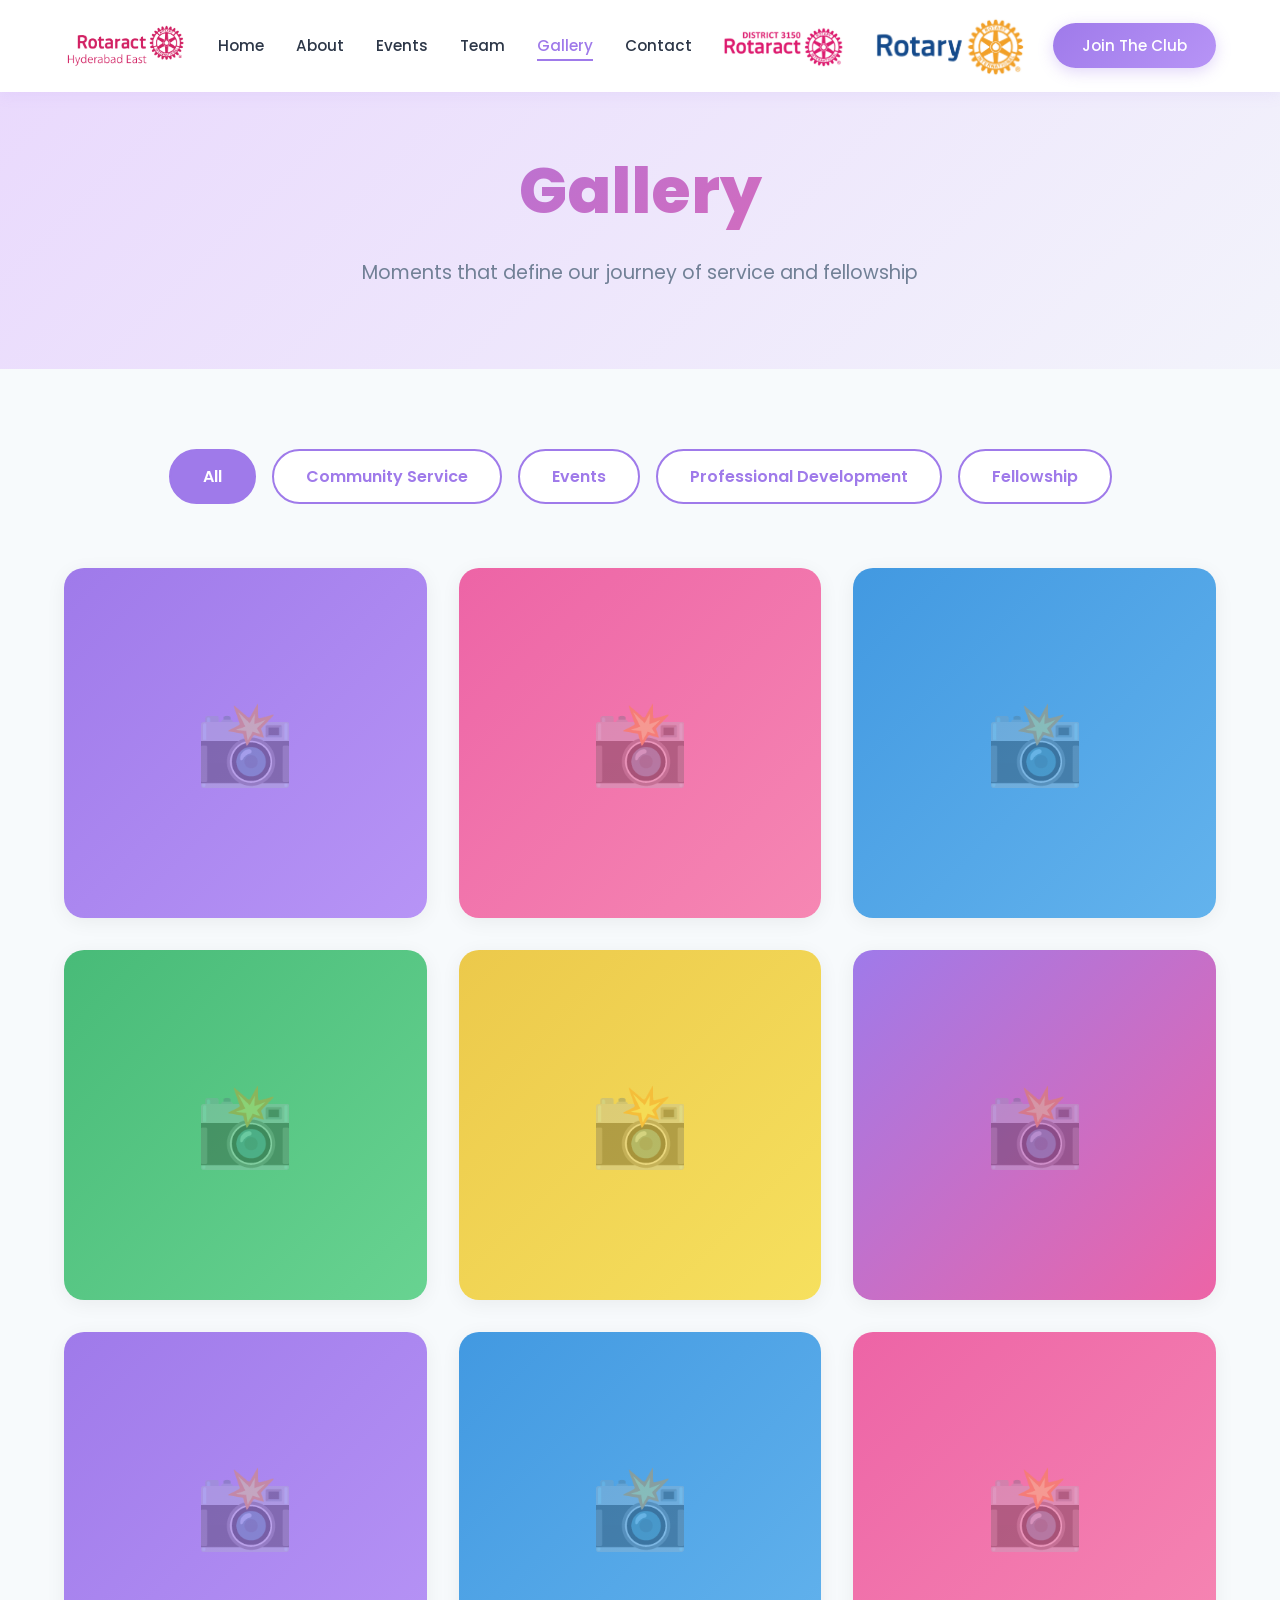
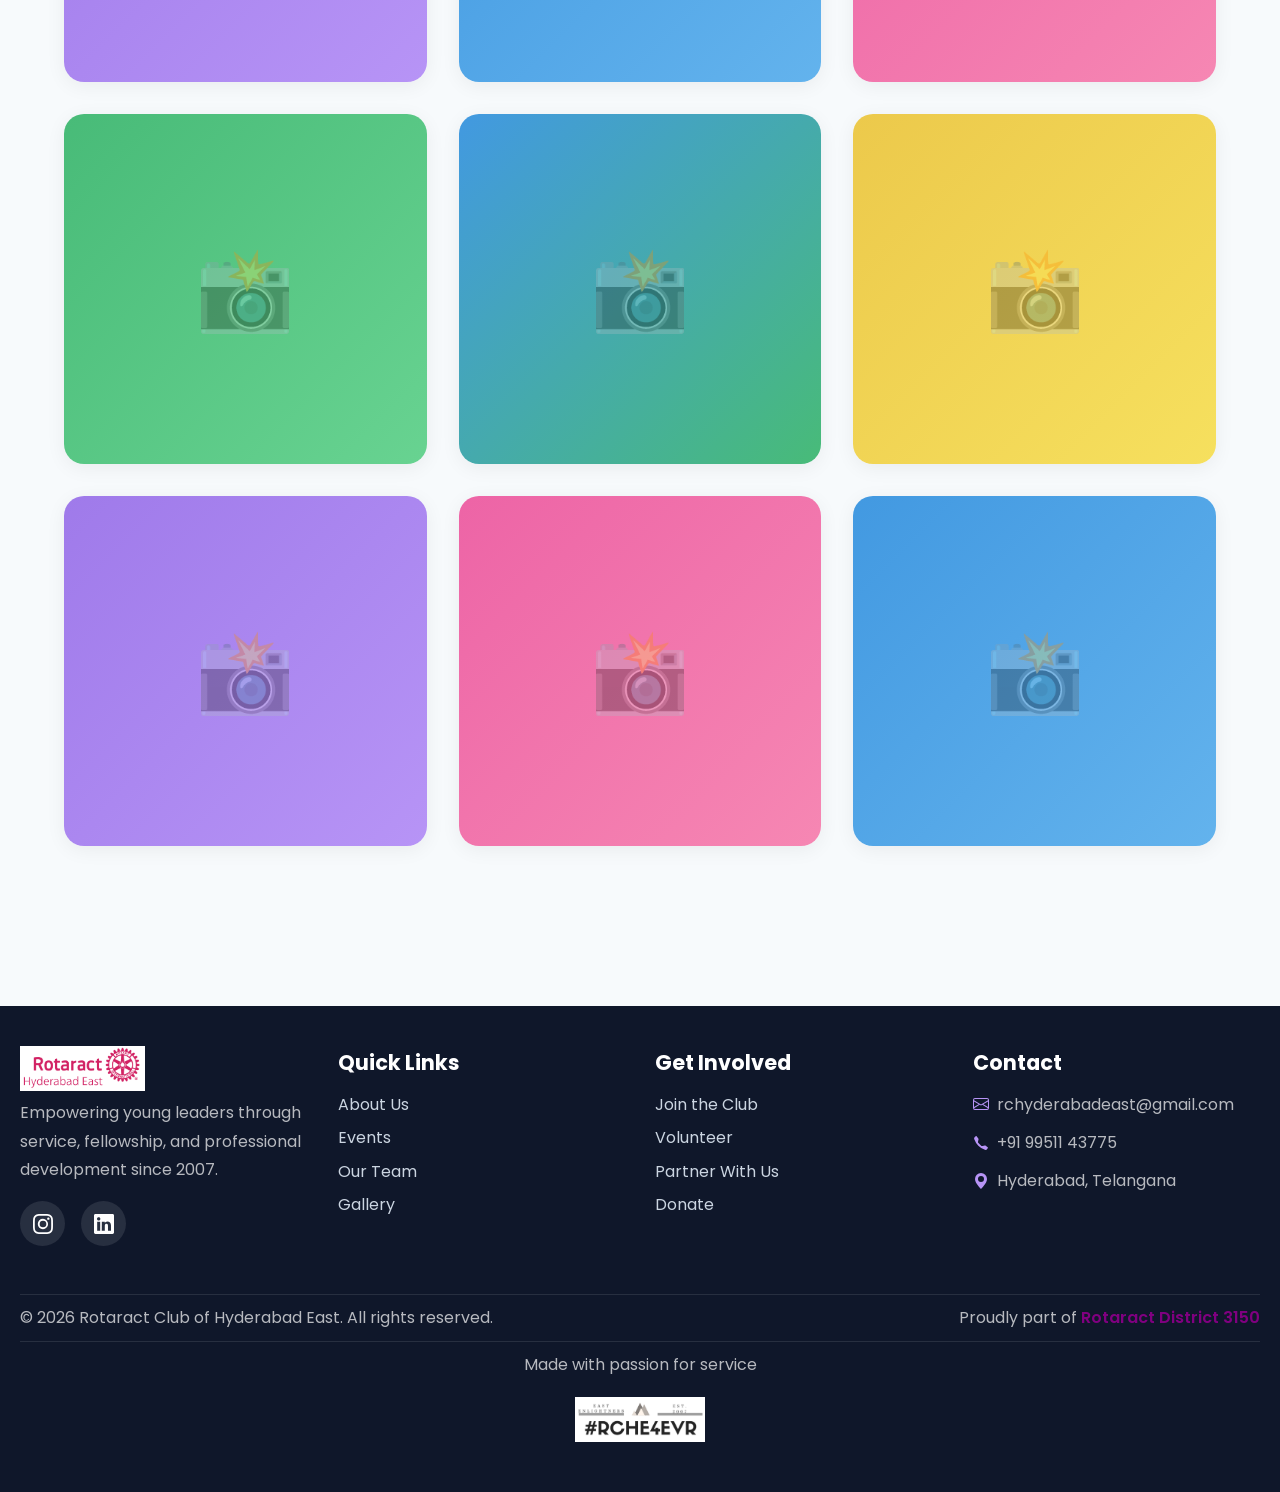
<file: gallery.html>
<!DOCTYPE html>
<html lang="en">
<head>
    <meta charset="UTF-8">
    <meta name="viewport" content="width=device-width, initial-scale=1.0">
    <title>Gallery | Rotaract Club of Hyderabad East</title>
    <link href="https://fonts.googleapis.com/css2?family=Poppins:wght@300;400;500;600;700;800;900&display=swap" rel="stylesheet">
    <link rel="stylesheet" href="styles.css">
    <style>
        .gallery-container {
            max-width: 1400px;
            margin: 0 auto;
            padding: 5rem 5%;
        }

        .filter-tabs {
            display: flex;
            gap: 1rem;
            justify-content: center;
            margin-bottom: 4rem;
            flex-wrap: wrap;
        }

        .filter-tab {
            padding: 0.8rem 2rem;
            background: white;
            border: 2px solid var(--primary-purple);
            color: var(--primary-purple);
            border-radius: 50px;
            cursor: pointer;
            transition: all 0.3s;
            font-weight: 600;
        }

        .filter-tab:hover,
        .filter-tab.active {
            background: var(--primary-purple);
            color: white;
        }

        .gallery-grid {
            display: grid;
            grid-template-columns: repeat(auto-fill, minmax(320px, 1fr));
            gap: 2rem;
        }

        .gallery-item {
            position: relative;
            height: 350px;
            border-radius: 20px;
            overflow: hidden;
            cursor: pointer;
            box-shadow: 0 4px 20px rgba(0, 0, 0, 0.06);
            transition: all 0.3s;
        }

        .gallery-item:hover {
            transform: translateY(-10px);
            box-shadow: 0 12px 40px rgba(159, 122, 234, 0.2);
        }

        .gallery-item::before {
            content: '';
            position: absolute;
            top: 0;
            left: 0;
            right: 0;
            bottom: 0;
            background: linear-gradient(to bottom, transparent 0%, rgba(0, 0, 0, 0.7) 100%);
            z-index: 1;
            opacity: 0;
            transition: opacity 0.3s;
        }

        .gallery-item:hover::before {
            opacity: 1;
        }

        .gallery-item.purple {
            background: linear-gradient(135deg, var(--primary-purple), var(--secondary-purple));
        }

        .gallery-item.pink {
            background: linear-gradient(135deg, var(--pink-accent), #F687B3);
        }

        .gallery-item.blue {
            background: linear-gradient(135deg, var(--blue-accent), #63B3ED);
        }

        .gallery-item.green {
            background: linear-gradient(135deg, var(--green-accent), #68D391);
        }

        .gallery-item.yellow {
            background: linear-gradient(135deg, var(--yellow-accent), #F6E05E);
        }

        .gallery-item.mixed1 {
            background: linear-gradient(135deg, var(--primary-purple), var(--pink-accent));
        }

        .gallery-item.mixed2 {
            background: linear-gradient(135deg, var(--blue-accent), var(--green-accent));
        }

        .gallery-placeholder {
            width: 100%;
            height: 100%;
            display: flex;
            align-items: center;
            justify-content: center;
            color: white;
            font-size: 5rem;
            font-weight: 800;
            opacity: 0.3;
        }

        .gallery-overlay {
            position: absolute;
            bottom: 0;
            left: 0;
            right: 0;
            padding: 2rem;
            z-index: 2;
            transform: translateY(20px);
            opacity: 0;
            transition: all 0.3s;
            color: white;
        }

        .gallery-item:hover .gallery-overlay {
            transform: translateY(0);
            opacity: 1;
        }

        .gallery-overlay h3 {
            font-size: 1.5rem;
            margin-bottom: 0.5rem;
            font-weight: 700;
        }

        .gallery-overlay p {
            font-size: 0.9rem;
            opacity: 0.9;
        }

        .category-badge {
            display: inline-block;
            padding: 0.4rem 0.8rem;
            background: rgba(255, 255, 255, 0.2);
            border-radius: 15px;
            font-size: 0.75rem;
            margin-top: 0.5rem;
        }

        @media (max-width: 768px) {
            .gallery-grid {
                grid-template-columns: 1fr;
            }
        }
    </style>
</head>
<body>
    <nav class="navbar">
        <div class="nav-container">
            <div class="logo-section">
                <img src="Rotaract Hyderabad East Logo.png" alt="Rotaract Hyderabad East Logo" class="club-logo">
            </div>
            <ul class="nav-links">
                <li><a href="index.html">Home</a></li>
                <li><a href="about.html">About</a></li>
                <li><a href="events.html">Events</a></li>
                <li><a href="team.html">Team</a></li>
                <li><a href="gallery.html" class="active">Gallery</a></li>
                <li><a href="contact.html">Contact</a></li>
            </ul>
            <img src="District 3150 Logo.png" alt="Rotaract District 3150 Logo" class="club-logo">
            <img src="Rotary Logo.png" alt="Rotary Logo" class="club-logo" style="height: 60px;">
            <!----C:/Users/sonik/Downloads/files (2)/Rotary Logo.png--->
            <ul class="nav-links"> 
                <li><a href="https://docs.google.com/forms/d/e/1FAIpQLSeJU6e7tgw97S5mSkZkR2-9IyYKRAs1qU9m6-kW6QkzhjderA/viewform" class="cta-button">Join The Club</a></li>
            </ul>
            <div class="mobile-menu-btn">
                <span></span>
                <span></span>
                <span></span>
            </div>
        </div>
    </nav>

    <section class="page-hero">
        <h1>Gallery</h1>
        <p>Moments that define our journey of service and fellowship</p>
    </section>

    <div class="gallery-container">
        <div class="filter-tabs">
            <div class="filter-tab active">All</div>
            <div class="filter-tab">Community Service</div>
            <div class="filter-tab">Events</div>
            <div class="filter-tab">Professional Development</div>
            <div class="filter-tab">Fellowship</div>
        </div>

        <div class="gallery-grid">
            <div class="gallery-item purple">
                <div class="gallery-placeholder">📸</div>
                <div class="gallery-overlay">
                    <h3>Installation Ceremony 2025</h3>
                    <p>July 15, 2025</p>
                    <span class="category-badge">Events</span>
                </div>
            </div>

            <div class="gallery-item pink">
                <div class="gallery-placeholder">📸</div>
                <div class="gallery-overlay">
                    <h3>Blood Donation Drive</h3>
                    <p>January 26, 2026</p>
                    <span class="category-badge">Community Service</span>
                </div>
            </div>

            <div class="gallery-item blue">
                <div class="gallery-placeholder">📸</div>
                <div class="gallery-overlay">
                    <h3>Leadership Workshop</h3>
                    <p>December 10, 2025</p>
                    <span class="category-badge">Professional Development</span>
                </div>
            </div>

            <div class="gallery-item green">
                <div class="gallery-placeholder">📸</div>
                <div class="gallery-overlay">
                    <h3>Lake Cleanup Campaign</h3>
                    <p>December 5, 2025</p>
                    <span class="category-badge">Community Service</span>
                </div>
            </div>

            <div class="gallery-item yellow">
                <div class="gallery-placeholder">📸</div>
                <div class="gallery-overlay">
                    <h3>Networking Night</h3>
                    <p>November 18, 2025</p>
                    <span class="category-badge">Fellowship</span>
                </div>
            </div>

            <div class="gallery-item mixed1">
                <div class="gallery-placeholder">📸</div>
                <div class="gallery-overlay">
                    <h3>Digital Literacy Program</h3>
                    <p>November 10, 2025</p>
                    <span class="category-badge">Community Service</span>
                </div>
            </div>

            <div class="gallery-item purple">
                <div class="gallery-placeholder">📸</div>
                <div class="gallery-overlay">
                    <h3>Tree Plantation Drive</h3>
                    <p>October 25, 2025</p>
                    <span class="category-badge">Community Service</span>
                </div>
            </div>

            <div class="gallery-item blue">
                <div class="gallery-placeholder">📸</div>
                <div class="gallery-overlay">
                    <h3>Youth Summit 2025</h3>
                    <p>October 15, 2025</p>
                    <span class="category-badge">Professional Development</span>
                </div>
            </div>

            <div class="gallery-item pink">
                <div class="gallery-placeholder">📸</div>
                <div class="gallery-overlay">
                    <h3>Health Awareness Camp</h3>
                    <p>September 28, 2025</p>
                    <span class="category-badge">Community Service</span>
                </div>
            </div>

            <div class="gallery-item green">
                <div class="gallery-placeholder">📸</div>
                <div class="gallery-overlay">
                    <h3>Sports Day</h3>
                    <p>September 15, 2025</p>
                    <span class="category-badge">Fellowship</span>
                </div>
            </div>

            <div class="gallery-item mixed2">
                <div class="gallery-placeholder">📸</div>
                <div class="gallery-overlay">
                    <h3>Skill Development Workshop</h3>
                    <p>August 30, 2025</p>
                    <span class="category-badge">Professional Development</span>
                </div>
            </div>

            <div class="gallery-item yellow">
                <div class="gallery-placeholder">📸</div>
                <div class="gallery-overlay">
                    <h3>Cultural Night</h3>
                    <p>August 15, 2025</p>
                    <span class="category-badge">Fellowship</span>
                </div>
            </div>

            <div class="gallery-item purple">
                <div class="gallery-placeholder">📸</div>
                <div class="gallery-overlay">
                    <h3>Food Distribution Drive</h3>
                    <p>August 5, 2025</p>
                    <span class="category-badge">Community Service</span>
                </div>
            </div>

            <div class="gallery-item pink">
                <div class="gallery-placeholder">📸</div>
                <div class="gallery-overlay">
                    <h3>District Conference</h3>
                    <p>July 28, 2025</p>
                    <span class="category-badge">Events</span>
                </div>
            </div>

            <div class="gallery-item blue">
                <div class="gallery-placeholder">📸</div>
                <div class="gallery-overlay">
                    <h3>Mentorship Program Launch</h3>
                    <p>July 20, 2025</p>
                    <span class="category-badge">Professional Development</span>
                </div>
            </div>
        </div>
    </div>

<!--FOOTER-->
    <footer class="footer">
        <div class="footer-content">
            <div class="footer-section">
               <img src="Rotaract Hyderabad East Logo.png" alt="Rotaract Hyderabad East Logo" class="club-logo">
                <p>Empowering young leaders through service, fellowship, and professional development since 2007.</p>
                <div class="footer-social">
                    <a href="https://www.instagram.com/rchyderabadeast?igsh=N3g0cjNuenhkMWNv" target="_blank" aria-label="Instagram">
                        <svg xmlns="http://www.w3.org/2000/svg" width="20" height="20" fill="currentColor" viewBox="0 0 16 16"><path d="M8 0C5.829 0 5.556.01 4.703.048 3.85.088 3.269.222 2.76.42a3.917 3.917 0 0 0-1.417.923A3.927 3.927 0 0 0 .42 2.76C.222 3.268.087 3.85.048 4.7.01 5.555 0 5.827 0 8.001c0 2.172.01 2.444.048 3.297.04.852.174 1.433.372 1.942.205.526.478.972.923 1.417.444.445.89.719 1.416.923.51.198 1.09.333 1.942.372C5.555 15.99 5.827 16 8 16s2.444-.01 3.298-.048c.851-.04 1.434-.174 1.943-.372a3.916 3.916 0 0 0 1.416-.923c.445-.445.718-.891.923-1.417.197-.509.332-1.09.372-1.942C15.99 10.445 16 10.173 16 8s-.01-2.445-.048-3.299c-.04-.851-.175-1.433-.372-1.941a3.926 3.926 0 0 0-.923-1.417A3.911 3.911 0 0 0 13.24.42c-.51-.198-1.092-.333-1.943-.372C10.443.01 10.172 0 7.998 0h.003zm-.717 1.442h.718c2.136 0 2.389.007 3.232.046.78.035 1.204.166 1.486.275.373.145.64.319.92.599.28.28.453.546.598.92.11.281.24.705.275 1.485.039.843.047 1.096.047 3.231s-.008 2.389-.047 3.232c-.035.78-.166 1.203-.275 1.485a2.47 2.47 0 0 1-.599.919c-.28.28-.546.453-.92.598-.28.11-.704.24-1.485.276-.843.038-1.096.047-3.232.047s-2.39-.009-3.233-.047c-.78-.036-1.203-.166-1.485-.276a2.478 2.478 0 0 1-.92-.598 2.48 2.48 0 0 1-.6-.92c-.109-.281-.24-.705-.275-1.485-.038-.843-.046-1.096-.046-3.233 0-2.136.008-2.388.046-3.231.036-.78.166-1.204.276-1.486.145-.373.319-.64.599-.92.28-.28.546-.453.92-.598.282-.11.705-.24 1.485-.276.738-.034 1.024-.044 2.515-.045v.002zm4.988 1.328a.96.96 0 1 0 0 1.92.96.96 0 0 0 0-1.92zm-4.27 1.122a4.109 4.109 0 1 0 0 8.217 4.109 4.109 0 0 0 0-8.217zm0 1.441a2.667 2.667 0 1 1 0 5.334 2.667 2.667 0 0 1 0-5.334z"/></svg>
                    </a>
                    <a href="https://www.linkedin.com/company/rotaract-club-of-hyderabad-east/" target="_blank" aria-label="LinkedIn">
                        <svg xmlns="http://www.w3.org/2000/svg" width="20" height="20" fill="currentColor" viewBox="0 0 16 16"><path d="M0 1.146C0 .513.526 0 1.175 0h13.65C15.474 0 16 .513 16 1.146v13.708c0 .633-.526 1.146-1.175 1.146H1.175C.526 16 0 15.487 0 14.854V1.146zm4.943 12.248V6.169H2.542v7.225h2.401zm-1.2-8.212c.837 0 1.358-.554 1.358-1.248-.015-.709-.52-1.248-1.342-1.248-.822 0-1.359.54-1.359 1.248 0 .694.521 1.248 1.327 1.248h.016zm4.908 8.212V9.359c0-.216.016-.432.08-.586.173-.431.568-.878 1.232-.878.869 0 1.216.662 1.216 1.634v3.865h2.401V9.25c0-2.22-1.184-3.252-2.764-3.252-1.274 0-1.845.7-2.165 1.193v.025h-.016a5.54 5.54 0 0 1 .016-.025V6.169h-2.4c.03.678 0 7.225 0 7.225h2.4z"/></svg>
                    </a>
                </div>
            </div>
            <div class="footer-section">
                <h3>Quick Links</h3>
                <ul class="footer-links">
                    <li><a href="about.html">About Us</a></li>
                    <li><a href="events.html">Events</a></li>
                    <li><a href="team.html">Our Team</a></li>
                    <li><a href="gallery.html">Gallery</a></li>
                </ul>
            </div>
            <div class="footer-section">
                <h3>Get Involved</h3>
                <ul class="footer-links">
                    <li><a href="https://docs.google.com/forms/d/e/1FAIpQLSeJU6e7tgw97S5mSkZkR2-9IyYKRAs1qU9m6-kW6QkzhjderA/viewform" target="_blank">Join the Club</a></li>
                    <li><a href="#">Volunteer</a></li>
                    <li><a href="contact.html">Partner With Us</a></li>
                    <li><a href="#">Donate</a></li>
                </ul>
            </div>
            <div class="footer-section">
                <h3>Contact</h3>
                <div style="display: flex; align-items: center; gap: 0.5rem; margin-bottom: 0.8rem;">
                    <svg xmlns="http://www.w3.org/2000/svg" width="16" height="16" fill="currentColor" viewBox="0 0 16 16" style="color: var(--secondary-purple);">
                        <path d="M0 4a2 2 0 0 1 2-2h12a2 2 0 0 1 2 2v8a2 2 0 0 1-2 2H2a2 2 0 0 1-2-2V4Zm2-1a1 1 0 0 0-1 1v.217l7 4.2 7-4.2V4a1 1 0 0 0-1-1H2Zm13 2.383-4.708 2.825L15 11.105V5.383Zm-.034 6.876-5.64-3.471L8 9.583l-1.326-.795-5.64 3.47A1 1 0 0 0 2 13h12a1 1 0 0 0 .966-.741ZM1 11.105l4.708-2.897L1 5.383v5.722Z"/>
                    </svg>
                    <span style="color: rgba(255, 255, 255, 0.7);">rchyderabadeast@gmail.com</span>
                </div>
                <div style="display: flex; align-items: center; gap: 0.5rem; margin-bottom: 0.8rem;">
                    <svg xmlns="http://www.w3.org/2000/svg" width="16" height="16" fill="currentColor" viewBox="0 0 16 16" style="color: var(--secondary-purple);">
                        <path d="M3.654 1.328a.678.678 0 0 0-1.015-.063L1.605 2.3c-.483.484-.661 1.169-.45 1.77a17.568 17.568 0 0 0 4.168 6.608 17.569 17.569 0 0 0 6.608 4.168c.601.211 1.286.033 1.77-.45l1.034-1.034a.678.678 0 0 0-.063-1.015l-2.307-1.794a.678.678 0 0 0-.58-.122l-2.19.547a1.745 1.745 0 0 1-1.657-.459L5.482 8.062a1.745 1.745 0 0 1-.46-1.657l.548-2.19a.678.678 0 0 0-.122-.58L3.654 1.328z"/>
                    </svg>
                    <span style="color: rgba(255, 255, 255, 0.7);">+91 99511 43775</span>
                </div>
                <div style="display: flex; align-items: center; gap: 0.5rem;">
                    <svg xmlns="http://www.w3.org/2000/svg" width="16" height="16" fill="currentColor" viewBox="0 0 16 16" style="color: var(--secondary-purple);">
                        <path d="M8 16s6-5.686 6-10A6 6 0 0 0 2 6c0 4.314 6 10 6 10zm0-7a3 3 0 1 1 0-6 3 3 0 0 1 0 6z"/>
                    </svg>
                    <span style="color: rgba(255, 255, 255, 0.7);">Hyderabad, Telangana</span>
                </div>
            </div>
        </div>
        
        <div class="footer-bottom">
            <p class="left-text">&copy; 2026 Rotaract Club of Hyderabad East. All rights reserved.</p>
            <p class="right-text"> Proudly part of <span class="district">Rotaract District 3150</span></p>
        </div>

        <div class="footer-end">
            <p>Made with passion for service</p>
            <p></p>
            <img src="RCHE4EVER.png" alt="RCHE4EVER Logo" class="club-logo">
        </div>
    </footer>

    <!--SCRIPT-->
    <script>
        const mobileMenuBtn = document.querySelector('.mobile-menu-btn');
        const navLinks = document.querySelector('.nav-links');
        mobileMenuBtn.addEventListener('click', () => navLinks.classList.toggle('active'));
        document.addEventListener('click', (e) => {
            if (!e.target.closest('.navbar')) navLinks.classList.remove('active');
        });

        const filterTabs = document.querySelectorAll('.filter-tab');
        filterTabs.forEach(tab => {
            tab.addEventListener('click', () => {
                filterTabs.forEach(t => t.classList.remove('active'));
                tab.classList.add('active');
            });
        });
    </script>
</body>
</html>
</file>
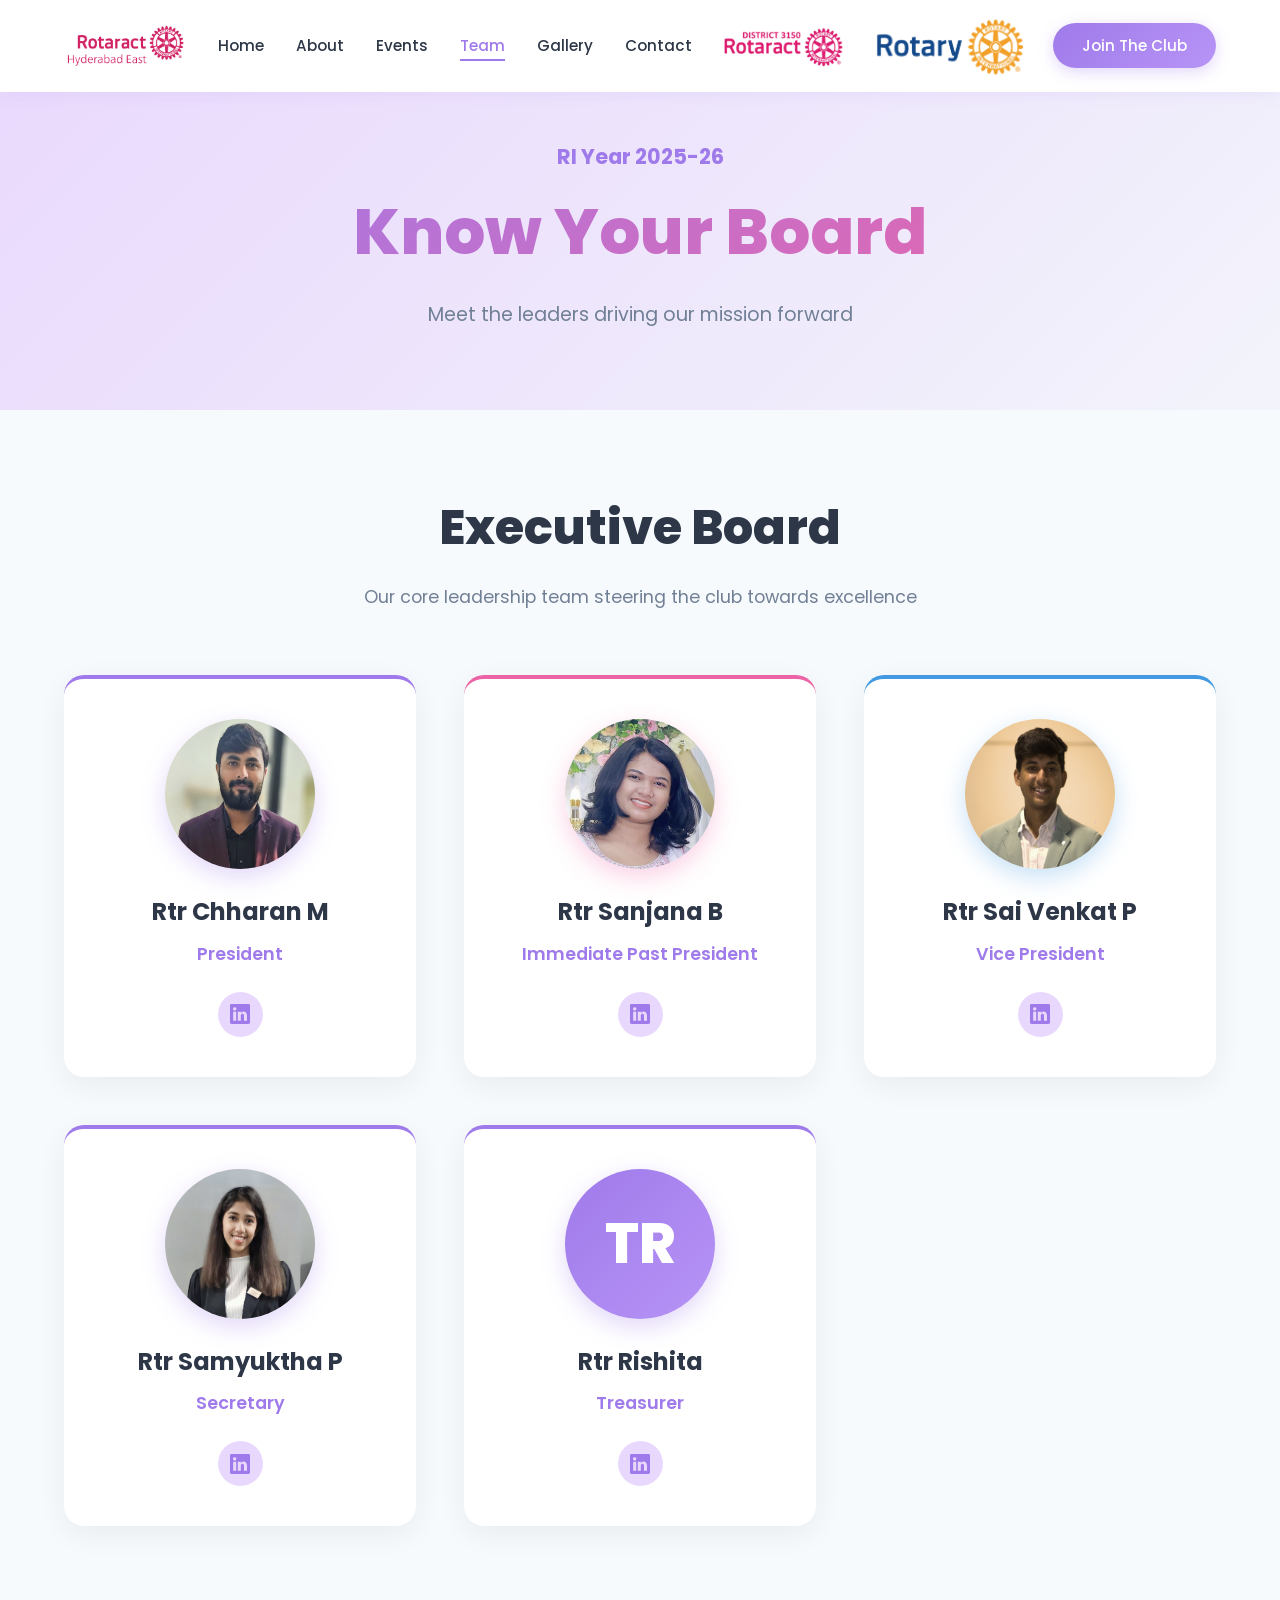
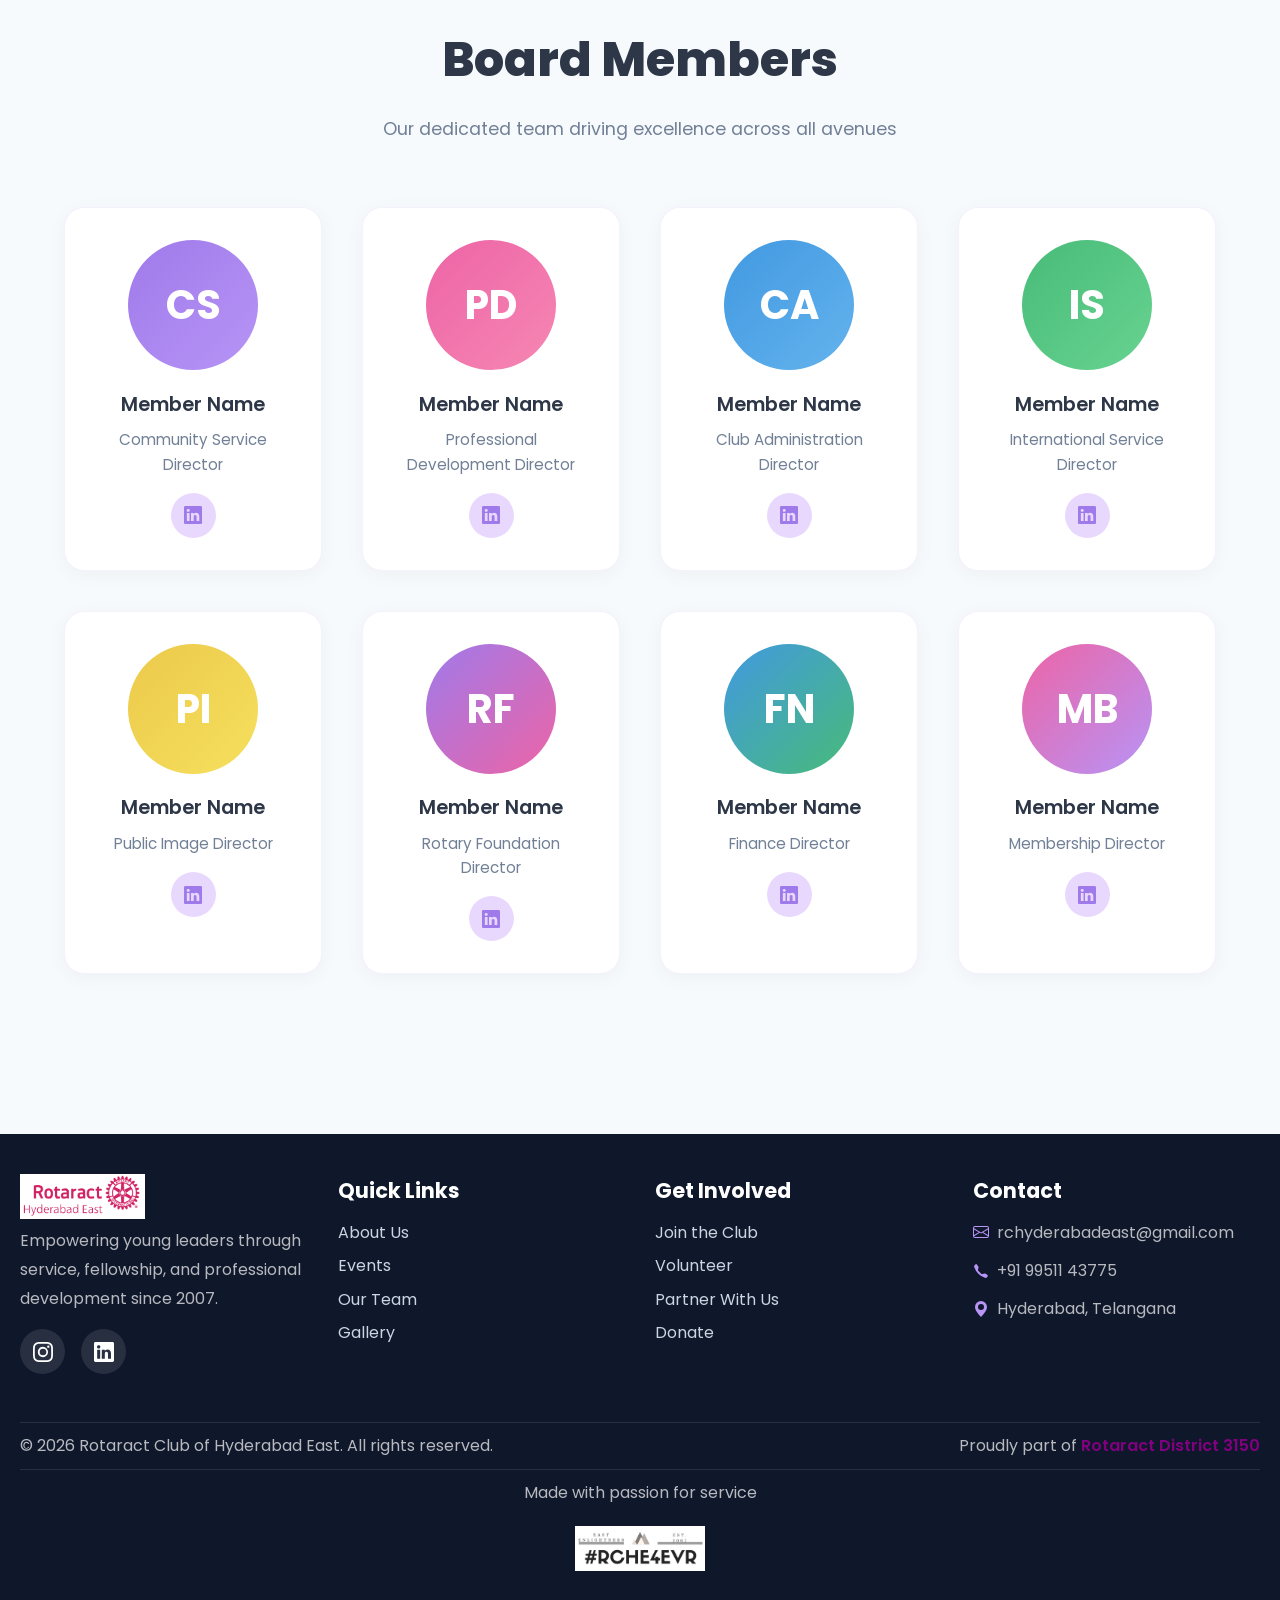
<file: team.html>
<!DOCTYPE html>
<html lang="en">
<head>
    <meta charset="UTF-8">
    <meta name="viewport" content="width=device-width, initial-scale=1.0">
    <title>Our Team | Rotaract Club of Hyderabad East</title>
    <link href="https://fonts.googleapis.com/css2?family=Poppins:wght@300;400;500;600;700;800;900&display=swap" rel="stylesheet">
    <link rel="stylesheet" href="styles.css">
    <style>
        .team-container {
            max-width: 1400px;
            margin: 0 auto;
            padding: 5rem 5%;
        }

        .section-header {
            text-align: center;
            margin-bottom: 4rem;
        }

        .section-header .ri-year {
            font-size: 1.2rem;
            color: var(--primary-purple);
            font-weight: 700;
            margin-bottom: 0.5rem;
        }

        .section-header h2 {
            font-size: clamp(2rem, 4vw, 3rem);
            font-weight: 800;
            margin-bottom: 1rem;
        }

        .section-header p {
            font-size: 1.1rem;
            color: var(--text-secondary);
        }

        .executive-grid {
            display: grid;
            grid-template-columns: repeat(auto-fit, minmax(280px, 1fr));
            gap: 3rem;
            margin-bottom: 6rem;
        }

        .team-card {
            background: white;
            border-radius: 20px;
            padding: 2.5rem 2rem;
            text-align: center;
            box-shadow: 0 8px 30px rgba(0, 0, 0, 0.06);
            transition: all 0.3s ease;
            border-top: 4px solid var(--primary-purple);
        }

        .team-card:nth-child(2) {
            border-top-color: var(--pink-accent);
        }

        .team-card:nth-child(3) {
            border-top-color: var(--blue-accent);
        }

        .team-card:hover {
            transform: translateY(-10px);
            box-shadow: 0 12px 40px rgba(159, 122, 234, 0.15);
        }

        .team-photo {
            width: 150px;
            height: 150px;
            border-radius: 50%;
            margin: 0 auto 1.5rem;
            background: linear-gradient(135deg, var(--primary-purple), var(--secondary-purple));
            display: flex;
            align-items: center;
            justify-content: center;
            font-size: 3.5rem;
            font-weight: 800;
            color: white;
            box-shadow: 0 8px 25px rgba(159, 122, 234, 0.3);
        }

        .team-card:nth-child(2) .team-photo {
            background: linear-gradient(135deg, var(--pink-accent), #F687B3);
            box-shadow: 0 8px 25px rgba(237, 100, 166, 0.3);
        }

        .team-card:nth-child(3) .team-photo {
            background: linear-gradient(135deg, var(--blue-accent), #63B3ED);
            box-shadow: 0 8px 25px rgba(66, 153, 225, 0.3);
        }

        .team-card h3 {
            font-size: 1.5rem;
            margin-bottom: 0.5rem;
            font-weight: 700;
        }

        .team-role {
            color: var(--primary-purple);
            font-weight: 600;
            font-size: 1.1rem;
            margin-bottom: 1.5rem;
        }

        .team-social {
            display: flex;
            gap: 1rem;
            justify-content: center;
        }

        .team-social a {
            width: 45px;
            height: 45px;
            border-radius: 50%;
            background: var(--light-purple);
            display: flex;
            align-items: center;
            justify-content: center;
            color: var(--primary-purple);
            text-decoration: none;
            transition: all 0.3s;
        }

        .team-social a:hover {
            background: var(--primary-purple);
            color: white;
            transform: translateY(-3px);
        }

        .board-grid {
            display: grid;
            grid-template-columns: repeat(auto-fill, minmax(250px, 1fr));
            gap: 2.5rem;
        }

        .board-card {
            background: white;
            border-radius: 20px;
            padding: 2rem;
            text-align: center;
            box-shadow: 0 4px 20px rgba(0, 0, 0, 0.04);
            transition: all 0.3s;
            border: 1px solid rgba(159, 122, 234, 0.1);
        }

        .board-card:hover {
            transform: translateY(-5px);
            box-shadow: 0 8px 30px rgba(159, 122, 234, 0.15);
        }

        .board-photo {
            width: 130px;
            height: 130px;
            border-radius: 50%;
            margin: 0 auto 1.2rem;
            background: linear-gradient(135deg, var(--primary-purple), var(--secondary-purple));
            display: flex;
            align-items: center;
            justify-content: center;
            font-size: 2.5rem;
            font-weight: 700;
            color: white;
        }
 
        .board-card:nth-child(2) .board-photo {
            background: linear-gradient(135deg, var(--pink-accent), #F687B3);
        }

        .board-card:nth-child(3) .board-photo {
            background: linear-gradient(135deg, var(--blue-accent), #63B3ED);
        }

        .board-card:nth-child(4) .board-photo {
            background: linear-gradient(135deg, var(--green-accent), #68D391);
        }

        .board-card:nth-child(5) .board-photo {
            background: linear-gradient(135deg, var(--yellow-accent), #F6E05E);
        }

        .board-card:nth-child(6) .board-photo {
            background: linear-gradient(135deg, var(--primary-purple), var(--pink-accent));
        }

        .board-card:nth-child(7) .board-photo {
            background: linear-gradient(135deg, var(--blue-accent), var(--green-accent));
        }

        .board-card:nth-child(8) .board-photo {
            background: linear-gradient(135deg, var(--pink-accent), var(--secondary-purple));
        }

        .board-card h4 {
            font-size: 1.2rem;
            margin-bottom: 0.5rem;
            font-weight: 600;
        }

        .board-role {
            color: var(--text-secondary);
            font-size: 0.95rem;
            margin-bottom: 1rem;
        }

        @media (max-width: 768px) {
            .executive-grid,
            .board-grid {
                grid-template-columns: 1fr;
            }
        }
    </style>
</head>
<body>
     <nav class="navbar">
        <div class="nav-container">
            <div class="logo-section">
                <img src="Rotaract Hyderabad East Logo.png" alt="Rotaract Hyderabad East Logo" class="club-logo">
            </div>
            <ul class="nav-links">
                <li><a href="index.html">Home</a></li>
                <li><a href="about.html">About</a></li>
                <li><a href="events.html">Events</a></li>
                <li><a href="team.html" class="active">Team</a></li>
                <li><a href="gallery.html">Gallery</a></li>
                <li><a href="contact.html">Contact</a></li>
            </ul>
            <img src="District 3150 Logo.png" alt="Rotaract District 3150 Logo" class="club-logo">
            <img src="Rotary Logo.png" alt="Rotary Logo" class="club-logo" style="height: 60px;">
            <ul class="nav-links"> 
                <li><a href="https://docs.google.com/forms/d/e/1FAIpQLSeJU6e7tgw97S5mSkZkR2-9IyYKRAs1qU9m6-kW6QkzhjderA/viewform" class="cta-button">Join The Club</a></li>
            </ul>
            <div class="mobile-menu-btn">
                <span></span>
                <span></span>
                <span></span>
            </div>
        </div>
    </nav>
    <section class="page-hero">
        <div class="ri-year" style="color: var(--primary-purple); font-size: 1.3rem; font-weight: 700; margin-bottom: 0.5rem;">RI Year 2025-26</div>
        <h1>Know Your Board</h1>
        <p>Meet the leaders driving our mission forward</p>
    </section>

    <div class="team-container">
        <div class="section-header">
            <h2>Executive Board</h2>
            <p>Our core leadership team steering the club towards excellence</p>
        </div>
        
        <div class="executive-grid">
            <div class="team-card">
                <img src="Charan.png" class="team-photo">
                <h3>Rtr Chharan M</h3>
                <p class="team-role">President</p>
                <div class="team-social">
                    <a href="#" aria-label="LinkedIn">
                        <svg xmlns="http://www.w3.org/2000/svg" width="20" height="20" fill="currentColor" viewBox="0 0 16 16">
                            <path d="M0 1.146C0 .513.526 0 1.175 0h13.65C15.474 0 16 .513 16 1.146v13.708c0 .633-.526 1.146-1.175 1.146H1.175C.526 16 0 15.487 0 14.854V1.146zm4.943 12.248V6.169H2.542v7.225h2.401zm-1.2-8.212c.837 0 1.358-.554 1.358-1.248-.015-.709-.52-1.248-1.342-1.248-.822 0-1.359.54-1.359 1.248 0 .694.521 1.248 1.327 1.248h.016zm4.908 8.212V9.359c0-.216.016-.432.08-.586.173-.431.568-.878 1.232-.878.869 0 1.216.662 1.216 1.634v3.865h2.401V9.25c0-2.22-1.184-3.252-2.764-3.252-1.274 0-1.845.7-2.165 1.193v.025h-.016a5.54 5.54 0 0 1 .016-.025V6.169h-2.4c.03.678 0 7.225 0 7.225h2.4z"/>
                        </svg>
                    </a>
                </div>
            </div>

            <div class="team-card">
                <img src="Sanjana IPP.png" class="team-photo">
                <h3>Rtr Sanjana B</h3>
                <p class="team-role">Immediate Past President</p>
                <div class="team-social">
                    <a href="#" aria-label="LinkedIn">
                        <svg xmlns="http://www.w3.org/2000/svg" width="20" height="20" fill="currentColor" viewBox="0 0 16 16">
                            <path d="M0 1.146C0 .513.526 0 1.175 0h13.65C15.474 0 16 .513 16 1.146v13.708c0 .633-.526 1.146-1.175 1.146H1.175C.526 16 0 15.487 0 14.854V1.146zm4.943 12.248V6.169H2.542v7.225h2.401zm-1.2-8.212c.837 0 1.358-.554 1.358-1.248-.015-.709-.52-1.248-1.342-1.248-.822 0-1.359.54-1.359 1.248 0 .694.521 1.248 1.327 1.248h.016zm4.908 8.212V9.359c0-.216.016-.432.08-.586.173-.431.568-.878 1.232-.878.869 0 1.216.662 1.216 1.634v3.865h2.401V9.25c0-2.22-1.184-3.252-2.764-3.252-1.274 0-1.845.7-2.165 1.193v.025h-.016a5.54 5.54 0 0 1 .016-.025V6.169h-2.4c.03.678 0 7.225 0 7.225h2.4z"/>
                        </svg>
                    </a>
                </div>
            </div>

            <div class="team-card">
                <img src="Sai Venkat.png" class="team-photo">
                <h3>Rtr Sai Venkat P</h3>
                <p class="team-role">Vice President</p>
                <div class="team-social">
                    <a href="#" aria-label="LinkedIn">
                        <svg xmlns="http://www.w3.org/2000/svg" width="20" height="20" fill="currentColor" viewBox="0 0 16 16">
                            <path d="M0 1.146C0 .513.526 0 1.175 0h13.65C15.474 0 16 .513 16 1.146v13.708c0 .633-.526 1.146-1.175 1.146H1.175C.526 16 0 15.487 0 14.854V1.146zm4.943 12.248V6.169H2.542v7.225h2.401zm-1.2-8.212c.837 0 1.358-.554 1.358-1.248-.015-.709-.52-1.248-1.342-1.248-.822 0-1.359.54-1.359 1.248 0 .694.521 1.248 1.327 1.248h.016zm4.908 8.212V9.359c0-.216.016-.432.08-.586.173-.431.568-.878 1.232-.878.869 0 1.216.662 1.216 1.634v3.865h2.401V9.25c0-2.22-1.184-3.252-2.764-3.252-1.274 0-1.845.7-2.165 1.193v.025h-.016a5.54 5.54 0 0 1 .016-.025V6.169h-2.4c.03.678 0 7.225 0 7.225h2.4z"/>
                        </svg>
                    </a>
                </div>
            </div>

            <div class="team-card">
                <img src="Samyuktha.png" class="team-photo">
                <h3>Rtr Samyuktha P</h3>
                <p class="team-role">Secretary</p>
                <div class="team-social">
                    <a href="#" aria-label="LinkedIn">
                        <svg xmlns="http://www.w3.org/2000/svg" width="20" height="20" fill="currentColor" viewBox="0 0 16 16">
                            <path d="M0 1.146C0 .513.526 0 1.175 0h13.65C15.474 0 16 .513 16 1.146v13.708c0 .633-.526 1.146-1.175 1.146H1.175C.526 16 0 15.487 0 14.854V1.146zm4.943 12.248V6.169H2.542v7.225h2.401zm-1.2-8.212c.837 0 1.358-.554 1.358-1.248-.015-.709-.52-1.248-1.342-1.248-.822 0-1.359.54-1.359 1.248 0 .694.521 1.248 1.327 1.248h.016zm4.908 8.212V9.359c0-.216.016-.432.08-.586.173-.431.568-.878 1.232-.878.869 0 1.216.662 1.216 1.634v3.865h2.401V9.25c0-2.22-1.184-3.252-2.764-3.252-1.274 0-1.845.7-2.165 1.193v.025h-.016a5.54 5.54 0 0 1 .016-.025V6.169h-2.4c.03.678 0 7.225 0 7.225h2.4z"/>
                        </svg>
                    </a>
                </div>
            </div>

            <div class="team-card">
                <div class="team-photo">TR</div>
                <h3>Rtr Rishita</h3>
                <p class="team-role">Treasurer</p>
                <div class="team-social">
                    <a href="#" aria-label="LinkedIn">
                        <svg xmlns="http://www.w3.org/2000/svg" width="20" height="20" fill="currentColor" viewBox="0 0 16 16">
                            <path d="M0 1.146C0 .513.526 0 1.175 0h13.65C15.474 0 16 .513 16 1.146v13.708c0 .633-.526 1.146-1.175 1.146H1.175C.526 16 0 15.487 0 14.854V1.146zm4.943 12.248V6.169H2.542v7.225h2.401zm-1.2-8.212c.837 0 1.358-.554 1.358-1.248-.015-.709-.52-1.248-1.342-1.248-.822 0-1.359.54-1.359 1.248 0 .694.521 1.248 1.327 1.248h.016zm4.908 8.212V9.359c0-.216.016-.432.08-.586.173-.431.568-.878 1.232-.878.869 0 1.216.662 1.216 1.634v3.865h2.401V9.25c0-2.22-1.184-3.252-2.764-3.252-1.274 0-1.845.7-2.165 1.193v.025h-.016a5.54 5.54 0 0 1 .016-.025V6.169h-2.4c.03.678 0 7.225 0 7.225h2.4z"/>
                        </svg>
                    </a>
                </div>
            </div>
        </div>

        <div class="section-header">
            <h2>Board Members</h2>
            <p>Our dedicated team driving excellence across all avenues</p>
        </div>
        
        <div class="board-grid">
            <div class="board-card">
                <div class="board-photo">CS</div>
                <h4>Member Name</h4>
                <p class="board-role">Community Service Director</p>
                <div class="team-social">
                    <a href="#" aria-label="LinkedIn">
                        <svg xmlns="http://www.w3.org/2000/svg" width="18" height="18" fill="currentColor" viewBox="0 0 16 16">
                            <path d="M0 1.146C0 .513.526 0 1.175 0h13.65C15.474 0 16 .513 16 1.146v13.708c0 .633-.526 1.146-1.175 1.146H1.175C.526 16 0 15.487 0 14.854V1.146zm4.943 12.248V6.169H2.542v7.225h2.401zm-1.2-8.212c.837 0 1.358-.554 1.358-1.248-.015-.709-.52-1.248-1.342-1.248-.822 0-1.359.54-1.359 1.248 0 .694.521 1.248 1.327 1.248h.016zm4.908 8.212V9.359c0-.216.016-.432.08-.586.173-.431.568-.878 1.232-.878.869 0 1.216.662 1.216 1.634v3.865h2.401V9.25c0-2.22-1.184-3.252-2.764-3.252-1.274 0-1.845.7-2.165 1.193v.025h-.016a5.54 5.54 0 0 1 .016-.025V6.169h-2.4c.03.678 0 7.225 0 7.225h2.4z"/>
                        </svg>
                    </a>
                </div>
            </div>

            <div class="board-card">
                <div class="board-photo">PD</div>
                <h4>Member Name</h4>
                <p class="board-role">Professional Development Director</p>
                <div class="team-social">
                    <a href="#" aria-label="LinkedIn">
                        <svg xmlns="http://www.w3.org/2000/svg" width="18" height="18" fill="currentColor" viewBox="0 0 16 16">
                            <path d="M0 1.146C0 .513.526 0 1.175 0h13.65C15.474 0 16 .513 16 1.146v13.708c0 .633-.526 1.146-1.175 1.146H1.175C.526 16 0 15.487 0 14.854V1.146zm4.943 12.248V6.169H2.542v7.225h2.401zm-1.2-8.212c.837 0 1.358-.554 1.358-1.248-.015-.709-.52-1.248-1.342-1.248-.822 0-1.359.54-1.359 1.248 0 .694.521 1.248 1.327 1.248h.016zm4.908 8.212V9.359c0-.216.016-.432.08-.586.173-.431.568-.878 1.232-.878.869 0 1.216.662 1.216 1.634v3.865h2.401V9.25c0-2.22-1.184-3.252-2.764-3.252-1.274 0-1.845.7-2.165 1.193v.025h-.016a5.54 5.54 0 0 1 .016-.025V6.169h-2.4c.03.678 0 7.225 0 7.225h2.4z"/>
                        </svg>
                    </a>
                </div>
            </div>

            <div class="board-card">
                <div class="board-photo">CA</div>
                <h4>Member Name</h4>
                <p class="board-role">Club Administration Director</p>
                <div class="team-social">
                    <a href="#" aria-label="LinkedIn">
                        <svg xmlns="http://www.w3.org/2000/svg" width="18" height="18" fill="currentColor" viewBox="0 0 16 16">
                            <path d="M0 1.146C0 .513.526 0 1.175 0h13.65C15.474 0 16 .513 16 1.146v13.708c0 .633-.526 1.146-1.175 1.146H1.175C.526 16 0 15.487 0 14.854V1.146zm4.943 12.248V6.169H2.542v7.225h2.401zm-1.2-8.212c.837 0 1.358-.554 1.358-1.248-.015-.709-.52-1.248-1.342-1.248-.822 0-1.359.54-1.359 1.248 0 .694.521 1.248 1.327 1.248h.016zm4.908 8.212V9.359c0-.216.016-.432.08-.586.173-.431.568-.878 1.232-.878.869 0 1.216.662 1.216 1.634v3.865h2.401V9.25c0-2.22-1.184-3.252-2.764-3.252-1.274 0-1.845.7-2.165 1.193v.025h-.016a5.54 5.54 0 0 1 .016-.025V6.169h-2.4c.03.678 0 7.225 0 7.225h2.4z"/>
                        </svg>
                    </a>
                </div>
            </div>

            <div class="board-card">
                <div class="board-photo">IS</div>
                <h4>Member Name</h4>
                <p class="board-role">International Service Director</p>
                <div class="team-social">
                    <a href="#" aria-label="LinkedIn">
                        <svg xmlns="http://www.w3.org/2000/svg" width="18" height="18" fill="currentColor" viewBox="0 0 16 16">
                            <path d="M0 1.146C0 .513.526 0 1.175 0h13.65C15.474 0 16 .513 16 1.146v13.708c0 .633-.526 1.146-1.175 1.146H1.175C.526 16 0 15.487 0 14.854V1.146zm4.943 12.248V6.169H2.542v7.225h2.401zm-1.2-8.212c.837 0 1.358-.554 1.358-1.248-.015-.709-.52-1.248-1.342-1.248-.822 0-1.359.54-1.359 1.248 0 .694.521 1.248 1.327 1.248h.016zm4.908 8.212V9.359c0-.216.016-.432.08-.586.173-.431.568-.878 1.232-.878.869 0 1.216.662 1.216 1.634v3.865h2.401V9.25c0-2.22-1.184-3.252-2.764-3.252-1.274 0-1.845.7-2.165 1.193v.025h-.016a5.54 5.54 0 0 1 .016-.025V6.169h-2.4c.03.678 0 7.225 0 7.225h2.4z"/>
                        </svg>
                    </a>
                </div>
            </div>

            <div class="board-card">
                <div class="board-photo">PI</div>
                <h4>Member Name</h4>
                <p class="board-role">Public Image Director</p>
                <div class="team-social">
                    <a href="#" aria-label="LinkedIn">
                        <svg xmlns="http://www.w3.org/2000/svg" width="18" height="18" fill="currentColor" viewBox="0 0 16 16">
                            <path d="M0 1.146C0 .513.526 0 1.175 0h13.65C15.474 0 16 .513 16 1.146v13.708c0 .633-.526 1.146-1.175 1.146H1.175C.526 16 0 15.487 0 14.854V1.146zm4.943 12.248V6.169H2.542v7.225h2.401zm-1.2-8.212c.837 0 1.358-.554 1.358-1.248-.015-.709-.52-1.248-1.342-1.248-.822 0-1.359.54-1.359 1.248 0 .694.521 1.248 1.327 1.248h.016zm4.908 8.212V9.359c0-.216.016-.432.08-.586.173-.431.568-.878 1.232-.878.869 0 1.216.662 1.216 1.634v3.865h2.401V9.25c0-2.22-1.184-3.252-2.764-3.252-1.274 0-1.845.7-2.165 1.193v.025h-.016a5.54 5.54 0 0 1 .016-.025V6.169h-2.4c.03.678 0 7.225 0 7.225h2.4z"/>
                        </svg>
                    </a>
                </div>
            </div>

            <div class="board-card">
                <div class="board-photo">RF</div>
                <h4>Member Name</h4>
                <p class="board-role">Rotary Foundation Director</p>
                <div class="team-social">
                    <a href="#" aria-label="LinkedIn">
                        <svg xmlns="http://www.w3.org/2000/svg" width="18" height="18" fill="currentColor" viewBox="0 0 16 16">
                            <path d="M0 1.146C0 .513.526 0 1.175 0h13.65C15.474 0 16 .513 16 1.146v13.708c0 .633-.526 1.146-1.175 1.146H1.175C.526 16 0 15.487 0 14.854V1.146zm4.943 12.248V6.169H2.542v7.225h2.401zm-1.2-8.212c.837 0 1.358-.554 1.358-1.248-.015-.709-.52-1.248-1.342-1.248-.822 0-1.359.54-1.359 1.248 0 .694.521 1.248 1.327 1.248h.016zm4.908 8.212V9.359c0-.216.016-.432.08-.586.173-.431.568-.878 1.232-.878.869 0 1.216.662 1.216 1.634v3.865h2.401V9.25c0-2.22-1.184-3.252-2.764-3.252-1.274 0-1.845.7-2.165 1.193v.025h-.016a5.54 5.54 0 0 1 .016-.025V6.169h-2.4c.03.678 0 7.225 0 7.225h2.4z"/>
                        </svg>
                    </a>
                </div>
            </div>

            <div class="board-card">
                <div class="board-photo">FN</div>
                <h4>Member Name</h4>
                <p class="board-role">Finance Director</p>
                <div class="team-social">
                    <a href="#" aria-label="LinkedIn">
                        <svg xmlns="http://www.w3.org/2000/svg" width="18" height="18" fill="currentColor" viewBox="0 0 16 16">
                            <path d="M0 1.146C0 .513.526 0 1.175 0h13.65C15.474 0 16 .513 16 1.146v13.708c0 .633-.526 1.146-1.175 1.146H1.175C.526 16 0 15.487 0 14.854V1.146zm4.943 12.248V6.169H2.542v7.225h2.401zm-1.2-8.212c.837 0 1.358-.554 1.358-1.248-.015-.709-.52-1.248-1.342-1.248-.822 0-1.359.54-1.359 1.248 0 .694.521 1.248 1.327 1.248h.016zm4.908 8.212V9.359c0-.216.016-.432.08-.586.173-.431.568-.878 1.232-.878.869 0 1.216.662 1.216 1.634v3.865h2.401V9.25c0-2.22-1.184-3.252-2.764-3.252-1.274 0-1.845.7-2.165 1.193v.025h-.016a5.54 5.54 0 0 1 .016-.025V6.169h-2.4c.03.678 0 7.225 0 7.225h2.4z"/>
                        </svg>
                    </a>
                </div>
            </div>

            <div class="board-card">
                <div class="board-photo">MB</div>
                <h4>Member Name</h4>
                <p class="board-role">Membership Director</p>
                <div class="team-social">
                    <a href="#" aria-label="LinkedIn">
                        <svg xmlns="http://www.w3.org/2000/svg" width="18" height="18" fill="currentColor" viewBox="0 0 16 16">
                            <path d="M0 1.146C0 .513.526 0 1.175 0h13.65C15.474 0 16 .513 16 1.146v13.708c0 .633-.526 1.146-1.175 1.146H1.175C.526 16 0 15.487 0 14.854V1.146zm4.943 12.248V6.169H2.542v7.225h2.401zm-1.2-8.212c.837 0 1.358-.554 1.358-1.248-.015-.709-.52-1.248-1.342-1.248-.822 0-1.359.54-1.359 1.248 0 .694.521 1.248 1.327 1.248h.016zm4.908 8.212V9.359c0-.216.016-.432.08-.586.173-.431.568-.878 1.232-.878.869 0 1.216.662 1.216 1.634v3.865h2.401V9.25c0-2.22-1.184-3.252-2.764-3.252-1.274 0-1.845.7-2.165 1.193v.025h-.016a5.54 5.54 0 0 1 .016-.025V6.169h-2.4c.03.678 0 7.225 0 7.225h2.4z"/>
                        </svg>
                    </a>
                </div>
            </div>
        </div>
    </div>

 <!--FOOTER-->
    <footer class="footer">
        <div class="footer-content">
            <div class="footer-section">
               <img src="Rotaract Hyderabad East Logo.png" alt="Rotaract Hyderabad East Logo" class="club-logo">
                <p>Empowering young leaders through service, fellowship, and professional development since 2007.</p>
                <div class="footer-social">
                    <a href="https://www.instagram.com/rchyderabadeast?igsh=N3g0cjNuenhkMWNv" target="_blank" aria-label="Instagram">
                        <svg xmlns="http://www.w3.org/2000/svg" width="20" height="20" fill="currentColor" viewBox="0 0 16 16"><path d="M8 0C5.829 0 5.556.01 4.703.048 3.85.088 3.269.222 2.76.42a3.917 3.917 0 0 0-1.417.923A3.927 3.927 0 0 0 .42 2.76C.222 3.268.087 3.85.048 4.7.01 5.555 0 5.827 0 8.001c0 2.172.01 2.444.048 3.297.04.852.174 1.433.372 1.942.205.526.478.972.923 1.417.444.445.89.719 1.416.923.51.198 1.09.333 1.942.372C5.555 15.99 5.827 16 8 16s2.444-.01 3.298-.048c.851-.04 1.434-.174 1.943-.372a3.916 3.916 0 0 0 1.416-.923c.445-.445.718-.891.923-1.417.197-.509.332-1.09.372-1.942C15.99 10.445 16 10.173 16 8s-.01-2.445-.048-3.299c-.04-.851-.175-1.433-.372-1.941a3.926 3.926 0 0 0-.923-1.417A3.911 3.911 0 0 0 13.24.42c-.51-.198-1.092-.333-1.943-.372C10.443.01 10.172 0 7.998 0h.003zm-.717 1.442h.718c2.136 0 2.389.007 3.232.046.78.035 1.204.166 1.486.275.373.145.64.319.92.599.28.28.453.546.598.92.11.281.24.705.275 1.485.039.843.047 1.096.047 3.231s-.008 2.389-.047 3.232c-.035.78-.166 1.203-.275 1.485a2.47 2.47 0 0 1-.599.919c-.28.28-.546.453-.92.598-.28.11-.704.24-1.485.276-.843.038-1.096.047-3.232.047s-2.39-.009-3.233-.047c-.78-.036-1.203-.166-1.485-.276a2.478 2.478 0 0 1-.92-.598 2.48 2.48 0 0 1-.6-.92c-.109-.281-.24-.705-.275-1.485-.038-.843-.046-1.096-.046-3.233 0-2.136.008-2.388.046-3.231.036-.78.166-1.204.276-1.486.145-.373.319-.64.599-.92.28-.28.546-.453.92-.598.282-.11.705-.24 1.485-.276.738-.034 1.024-.044 2.515-.045v.002zm4.988 1.328a.96.96 0 1 0 0 1.92.96.96 0 0 0 0-1.92zm-4.27 1.122a4.109 4.109 0 1 0 0 8.217 4.109 4.109 0 0 0 0-8.217zm0 1.441a2.667 2.667 0 1 1 0 5.334 2.667 2.667 0 0 1 0-5.334z"/></svg>
                    </a>
                    <a href="https://www.linkedin.com/company/rotaract-club-of-hyderabad-east/" target="_blank" aria-label="LinkedIn">
                        <svg xmlns="http://www.w3.org/2000/svg" width="20" height="20" fill="currentColor" viewBox="0 0 16 16"><path d="M0 1.146C0 .513.526 0 1.175 0h13.65C15.474 0 16 .513 16 1.146v13.708c0 .633-.526 1.146-1.175 1.146H1.175C.526 16 0 15.487 0 14.854V1.146zm4.943 12.248V6.169H2.542v7.225h2.401zm-1.2-8.212c.837 0 1.358-.554 1.358-1.248-.015-.709-.52-1.248-1.342-1.248-.822 0-1.359.54-1.359 1.248 0 .694.521 1.248 1.327 1.248h.016zm4.908 8.212V9.359c0-.216.016-.432.08-.586.173-.431.568-.878 1.232-.878.869 0 1.216.662 1.216 1.634v3.865h2.401V9.25c0-2.22-1.184-3.252-2.764-3.252-1.274 0-1.845.7-2.165 1.193v.025h-.016a5.54 5.54 0 0 1 .016-.025V6.169h-2.4c.03.678 0 7.225 0 7.225h2.4z"/></svg>
                    </a>
                </div>
            </div>
            <div class="footer-section">
                <h3>Quick Links</h3>
                <ul class="footer-links">
                    <li><a href="about.html">About Us</a></li>
                    <li><a href="events.html">Events</a></li>
                    <li><a href="team.html">Our Team</a></li>
                    <li><a href="gallery.html">Gallery</a></li>
                </ul>
            </div>
            <div class="footer-section">
                <h3>Get Involved</h3>
                <ul class="footer-links">
                    <li><a href="https://docs.google.com/forms/d/e/1FAIpQLSeJU6e7tgw97S5mSkZkR2-9IyYKRAs1qU9m6-kW6QkzhjderA/viewform" target="_blank">Join the Club</a></li>
                    <li><a href="#">Volunteer</a></li>
                    <li><a href="contact.html">Partner With Us</a></li>
                    <li><a href="#">Donate</a></li>
                </ul>
            </div>
            <div class="footer-section">
                <h3>Contact</h3>
                <div style="display: flex; align-items: center; gap: 0.5rem; margin-bottom: 0.8rem;">
                    <svg xmlns="http://www.w3.org/2000/svg" width="16" height="16" fill="currentColor" viewBox="0 0 16 16" style="color: var(--secondary-purple);">
                        <path d="M0 4a2 2 0 0 1 2-2h12a2 2 0 0 1 2 2v8a2 2 0 0 1-2 2H2a2 2 0 0 1-2-2V4Zm2-1a1 1 0 0 0-1 1v.217l7 4.2 7-4.2V4a1 1 0 0 0-1-1H2Zm13 2.383-4.708 2.825L15 11.105V5.383Zm-.034 6.876-5.64-3.471L8 9.583l-1.326-.795-5.64 3.47A1 1 0 0 0 2 13h12a1 1 0 0 0 .966-.741ZM1 11.105l4.708-2.897L1 5.383v5.722Z"/>
                    </svg>
                    <span style="color: rgba(255, 255, 255, 0.7);">rchyderabadeast@gmail.com</span>
                </div>
                <div style="display: flex; align-items: center; gap: 0.5rem; margin-bottom: 0.8rem;">
                    <svg xmlns="http://www.w3.org/2000/svg" width="16" height="16" fill="currentColor" viewBox="0 0 16 16" style="color: var(--secondary-purple);">
                        <path d="M3.654 1.328a.678.678 0 0 0-1.015-.063L1.605 2.3c-.483.484-.661 1.169-.45 1.77a17.568 17.568 0 0 0 4.168 6.608 17.569 17.569 0 0 0 6.608 4.168c.601.211 1.286.033 1.77-.45l1.034-1.034a.678.678 0 0 0-.063-1.015l-2.307-1.794a.678.678 0 0 0-.58-.122l-2.19.547a1.745 1.745 0 0 1-1.657-.459L5.482 8.062a1.745 1.745 0 0 1-.46-1.657l.548-2.19a.678.678 0 0 0-.122-.58L3.654 1.328z"/>
                    </svg>
                    <span style="color: rgba(255, 255, 255, 0.7);">+91 99511 43775</span>
                </div>
                <div style="display: flex; align-items: center; gap: 0.5rem;">
                    <svg xmlns="http://www.w3.org/2000/svg" width="16" height="16" fill="currentColor" viewBox="0 0 16 16" style="color: var(--secondary-purple);">
                        <path d="M8 16s6-5.686 6-10A6 6 0 0 0 2 6c0 4.314 6 10 6 10zm0-7a3 3 0 1 1 0-6 3 3 0 0 1 0 6z"/>
                    </svg>
                    <span style="color: rgba(255, 255, 255, 0.7);">Hyderabad, Telangana</span>
                </div>
            </div>
        </div>
        
        <div class="footer-bottom">
            <p class="left-text">&copy; 2026 Rotaract Club of Hyderabad East. All rights reserved.</p>
            <p class="right-text"> Proudly part of <span class="district">Rotaract District 3150</span></p>
        </div>

        <div class="footer-end">
            <p>Made with passion for service</p>
            <p></p>
            <img src="RCHE4EVER.png" alt="RCHE4EVER Logo" class="club-logo">
        </div>
    </footer>

    <!--SCRIPT-->
    <script>
        const mobileMenuBtn = document.querySelector('.mobile-menu-btn');
        const navLinks = document.querySelector('.nav-links');
        mobileMenuBtn.addEventListener('click', () => navLinks.classList.toggle('active'));
        document.addEventListener('click', (e) => {
            if (!e.target.closest('.navbar')) navLinks.classList.remove('active');
        });
    </script>
</body>
</html>
</file>
<file: styles.css>
/* Rotaract Club of Hyderabad East - Main Stylesheet */

* {
    margin: 0;
    padding: 0;
    box-sizing: border-box;
}

:root {
    /* New softer color palette from reference */
    --primary-purple: #9F7AEA;
    --secondary-purple: #B794F6;
    --light-purple: #E9D8FD;
    --pink-accent: #ED64A6;
    --blue-accent: #4299E1;
    --green-accent: #48BB78;
    --yellow-accent: #ECC94B;
    --light-bg: #F7FAFC;
    --card-bg: #FFFFFF;
    --text-primary: #2D3748;
    --text-secondary: #718096;
}

html {
    scroll-behavior: smooth;
}

body {
    font-family: 'Poppins', sans-serif;
    background: var(--light-bg);
    color: var(--text-primary);
    line-height: 1.6;
}

/* Navbar Styles */
.navbar {
    position: fixed;
    top: 0;
    left: 0;
    width: 100%;
    padding: 1rem 5%;
    background: rgba(255, 255, 255, 0.98);
    backdrop-filter: blur(20px);
    z-index: 1000;
    box-shadow: 0 2px 15px rgba(159, 122, 234, 0.1);
    transition: all 0.3s ease;
}

.nav-container {
    display: flex;
    justify-content: space-between;
    align-items: center;
    max-width: 1400px;
    margin: 0 auto;
}

.logo-section {
    display: flex;
    align-items: center;
    gap: 1.5rem;
}

.club-logo {
    height: 45px;
    transition: transform 0.3s ease;
}

.club-logo:hover {
    transform: scale(1.05);
}

.club-logo.main-logo {
    height: 55px;
}

.nav-links {
    display: flex;
    gap: 2rem;
    list-style: none;
    align-items: center;
}

.nav-links a {
    color: var(--text-primary);
    text-decoration: none;
    font-weight: 500;
    font-size: 0.95rem;
    position: relative;
    transition: color 0.3s ease;
}

.nav-links a::after {
    content: '';
    position: absolute;
    bottom: -5px;
    left: 0;
    width: 0;
    height: 2px;
    background: var(--primary-purple);
    transition: width 0.3s ease;
}

.nav-links a:hover,
.nav-links a.active {
    color: var(--primary-purple);
}

.nav-links a:hover::after,
.nav-links a.active::after {
    width: 100%;
}

.cta-button {
    background: linear-gradient(135deg, var(--primary-purple), var(--secondary-purple));
    color: white !important;
    padding: 0.75rem 1.8rem;
    border-radius: 50px;
    font-weight: 600;
    box-shadow: 0 4px 15px rgba(159, 122, 234, 0.3);
    transition: all 0.3s ease;
}

.cta-button::after {
    display: none;
}

.cta-button:hover {
    transform: translateY(-2px);
    box-shadow: 0 6px 20px rgba(159, 122, 234, 0.4);
}

.mobile-menu-btn {
    display: none;
    flex-direction: column;
    gap: 5px;
    cursor: pointer;
    padding: 5px;
}

.mobile-menu-btn span {
    width: 25px;
    height: 3px;
    background: var(--text-primary);
    transition: all 0.3s ease;
}

/* Page Hero */
.page-hero {
    padding: 140px 5% 80px;
    background: linear-gradient(135deg, var(--light-purple), rgba(159, 122, 234, 0.05));
    text-align: center;
}

.page-hero h1 {
    font-size: clamp(2.5rem, 6vw, 4rem);
    font-weight: 800;
    margin-bottom: 1rem;
    background: linear-gradient(135deg, var(--primary-purple), var(--pink-accent));
    -webkit-background-clip: text;
    -webkit-text-fill-color: transparent;
    background-clip: text;
}

.page-hero p {
    font-size: 1.2rem;
    color: var(--text-secondary);
    max-width: 600px;
    margin: 0 auto;
}

/* Footer Styles */
.footer {
    background: var(--text-primary);
    padding: 4rem 5% 2rem;
    color: white;
    margin-top: 5rem;
}

.footer-content {
    display: grid;
    grid-template-columns: repeat(auto-fit, minmax(250px, 1fr));
    gap: 3rem;
    max-width: 1400px;
    margin: 0 auto 3rem;
}

.footer-section h3 {
    font-size: 1.3rem;
    margin-bottom: 1.5rem;
    font-weight: 700;
}

.footer-section p {
    color: rgba(255, 255, 255, 0.7);
    line-height: 1.8;
    margin-bottom: 1rem;
}

.footer-links {
    list-style: none;
}

.footer-links li {
    margin-bottom: 0.8rem;
}

.footer-links a {
    color: rgba(255, 255, 255, 0.7);
    text-decoration: none;
    transition: color 0.3s ease;
}

.footer-links a:hover {
    color: var(--secondary-purple);
}

.footer-social {
    display: flex;
    gap: 1rem;
    margin-top: 1rem;
}

.footer-social a {
    width: 45px;
    height: 45px;
    border-radius: 50%;
    background: rgba(255, 255, 255, 0.1);
    display: flex;
    align-items: center;
    justify-content: center;
    color: white;
    text-decoration: none;
    transition: all 0.3s ease;
}

.footer-social a:hover {
    background: var(--primary-purple);
    transform: translateY(-3px);
}

.footer-logos {
    display: flex;
    justify-content: center;
    align-items: center;
    gap: 2rem;
    margin-bottom: 2rem;
    flex-wrap: wrap;
}

.footer-logo {
    height: 60px;
    opacity: 0.8;
    transition: opacity 0.3s ease;
    filter: brightness(0) invert(1);
}

.footer-logo:hover {
    opacity: 1;
}

.footer-bottom {
    border-top: 1px solid rgba(255, 255, 255, 0.1);
    padding-top: 2rem;
    text-align: center;
    color: rgba(255, 255, 255, 0.7);
    display: flex;
    justify-content: space-between;  /* left on one side, right on the other */
    align-items: center;
    flex-wrap: wrap;                 /* helps on mobile */
    gap: 10px;
    padding: 10px 0;
}

.left-text {
  text-align: left;
}

.right-text {
  text-align: right;
}

.district {
  color: purple;   /* or your brand color */
  font-weight: 600;
}
.footer-end {
    border-top: 1px solid rgba(255, 255, 255, 0.1);
    padding-top: 2rem;
    text-align: center;
    color: rgba(255, 255, 255, 0.7);
    display: flex;
    flex-direction: column;
    align-items: center;
    flex-wrap: wrap;                 /* helps on mobile */
    gap: 10px;
    padding: 10px 0;
    justify-content: center;
}
/* Responsive Design */
@media (max-width: 968px) {
    .nav-links {
        position: fixed;
        top: 75px;
        left: -100%;
        width: 100%;
        height: calc(100vh - 75px);
        background: rgba(255, 255, 255, 0.98);
        flex-direction: column;
        padding: 3rem 2rem;
        gap: 1.5rem;
        transition: left 0.3s ease;
        overflow-y: auto;
    }

    .nav-links.active {
        left: 0;
    }

    .mobile-menu-btn {
        display: flex;
    }

    .logo-section {
        gap: 0.8rem;
    }

    .club-logo {
        height: 35px !important;
    }

    .club-logo.main-logo {
        height: 45px !important;
    }
}

@media (max-width: 768px) {
    .navbar {
        padding: 0.8rem 5%;
    }

    .footer-content {
        grid-template-columns: 1fr;
        gap: 2rem;
    }

    .page-hero {
        padding: 120px 5% 60px;
    }
}

@media (max-width: 480px) {
    .logo-section {
        gap: 0.5rem;
    }

    .club-logo {
        height: 28px !important;
    }

    .club-logo.main-logo {
        height: 38px !important;
    }

    .footer-logos {
        gap: 1rem;
    }

    .footer-logo {
        height: 45px;
    }
}
.footer {
    background: #0f172a;
    color: #fff;
    padding: 40px 20px;
}

.footer-content {
    display: grid;
    grid-template-columns: repeat(auto-fit, minmax(220px, 1fr));
    gap: 30px;
}

.footer h3 {
    margin-bottom: 12px;
}

.footer-links {
    list-style: none;
    padding: 0;
}

.footer-links li {
    margin-bottom: 8px;
}

.footer-links a {
    color: #cbd5e1;
    text-decoration: none;
}

.footer-links a:hover {
    color: #38bdf8;
}

.footer-social a img {
    width: 22px;
    margin-right: 10px;
    transition: transform 0.2s ease;
}

.footer-social a:hover img {
    transform: scale(1.2);
}

.footer-contact {
    display: flex;
    align-items: center;
    gap: 10px;
    margin: 8px 0;
}

.footer-contact img {
    width: 18px;
    opacity: 0.9;
}

.footer-contact a {
    color: #cbd5e1;
    text-decoration: none;
}

.footer-contact a:hover {
    color: #38bdf8;
}
/* Recent Events Carousel */
.recent-events {
  background: var(--light-bg);
}

.events-carousel {
  display: flex;
  align-items: center;
  gap: 1rem;
  max-width: 1400px;
  margin: 0 auto;
}

.carousel-track-container {
  overflow: hidden;
  width: 100%;
}

.carousel-track {
  display: flex;
  gap: 2rem;
  transition: transform 0.6s ease;
}

.carousel-card {
  min-width: 320px;
  background: white;
  border-radius: 20px;
  overflow: hidden;
  box-shadow: 0 8px 25px rgba(0, 0, 0, 0.06);
  transition: all 0.3s ease;
}

.carousel-card:hover {
  transform: translateY(-8px);
  box-shadow: 0 12px 35px rgba(159, 122, 234, 0.2);
}

.carousel-image {
  height: 180px;
  display: flex;
  align-items: center;
  justify-content: center;
  font-size: 3rem;
  font-weight: 800;
  color: white;
}

.carousel-image.purple {
  background: linear-gradient(135deg, var(--primary-purple), var(--secondary-purple));
}
.carousel-image.pink {
  background: linear-gradient(135deg, var(--pink-accent), #F687B3);
}
.carousel-image.blue {
  background: linear-gradient(135deg, var(--blue-accent), #63B3ED);
}
.carousel-image.green {
  background: linear-gradient(135deg, var(--green-accent), #68D391);
}

.carousel-content {
  padding: 1.5rem;
}

.carousel-badge {
  display: inline-block;
  background: linear-gradient(135deg, var(--primary-purple), var(--secondary-purple));
  color: white;
  padding: 0.4rem 0.9rem;
  border-radius: 20px;
  font-size: 0.75rem;
  margin-bottom: 0.8rem;
  font-weight: 600;
}

.carousel-content h3 {
  font-size: 1.3rem;
  margin-bottom: 0.5rem;
  font-weight: 700;
}

.carousel-content p {
  color: var(--text-secondary);
  font-size: 0.95rem;
  line-height: 1.6;
}

/* Buttons */
.carousel-btn {
  background: white;
  border: none;
  width: 45px;
  height: 45px;
  border-radius: 50%;
  font-size: 1.8rem;
  cursor: pointer;
  box-shadow: 0 4px 15px rgba(159, 122, 234, 0.25);
  transition: all 0.3s ease;
  color: var(--primary-purple);
}

.carousel-btn:hover {
  background: var(--primary-purple);
  color: white;
  transform: scale(1.1);
}

@media (max-width: 768px) {
  .carousel-card {
    min-width: 260px;
  }
}
.carousel-track {
  display: flex;
  gap: 2rem;
  animation: scrollCarousel 20s linear infinite;
}

@keyframes scrollCarousel {
  0% {
    transform: translateX(0);
  }
  100% {
    transform: translateX(-50%);
  }
}

/* Pause on hover (nice UX) */
.carousel-track-container:hover .carousel-track {
  animation-play-state: paused;
}
</file>
